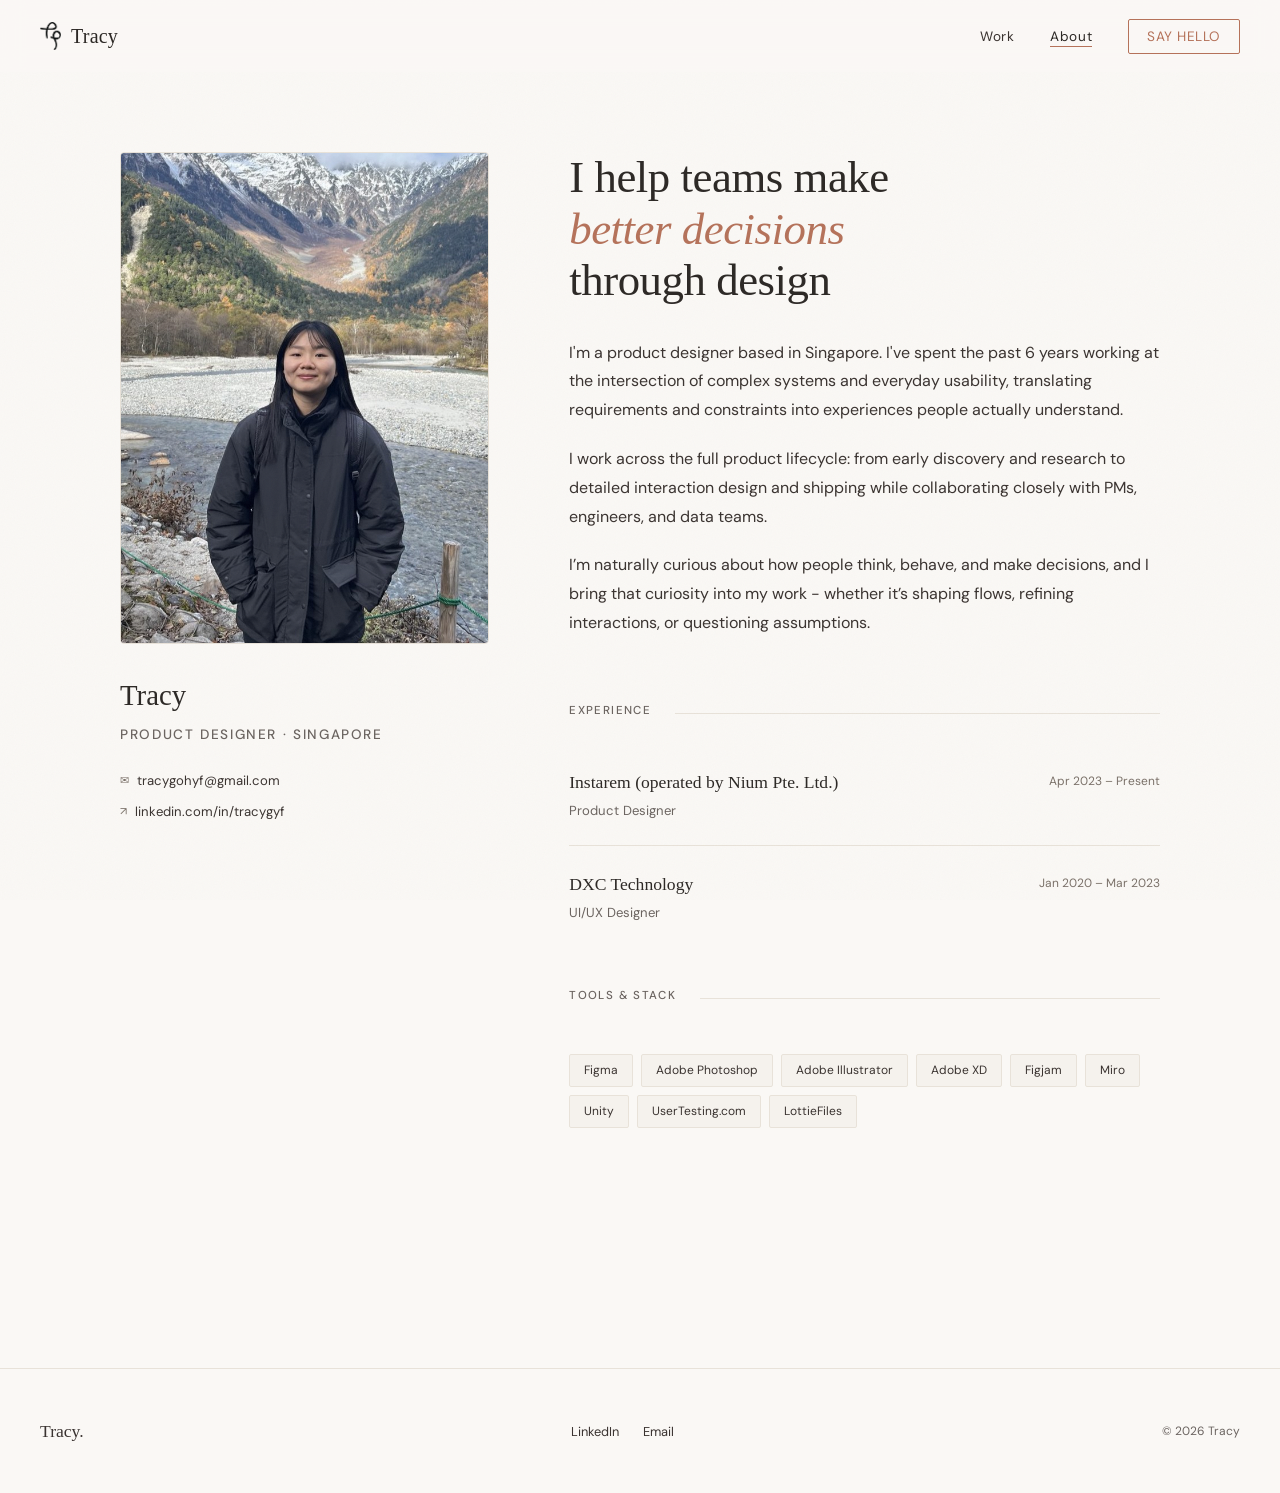
<file: about.html>
<!DOCTYPE html>
<html lang="en">
<head>
  <meta charset="UTF-8" />
  <meta name="viewport" content="width=device-width, initial-scale=1.0, viewport-fit=cover" />
  <title>About — Tracy</title>
  <link rel="preconnect" href="https://fonts.googleapis.com" />
  <link rel="preconnect" href="https://fonts.gstatic.com" crossorigin />
  <link href="https://fonts.googleapis.com/css2?family=Cormorant+Garamond:ital,wght@0,400;0,500;0,600;1,400;1,500&family=DM+Sans:wght@300;400;500&display=swap" rel="stylesheet" />
  <link rel="stylesheet" href="style.css" />
  <link rel="icon" type="image/png" href="logo-head.png" />
  <style>
    .about-layout {
      display: grid;
      grid-template-columns: 1fr 1.6fr;
      gap: 80px;
      padding: 80px 0 120px;
      align-items: start;
    }
    .about-left { position: sticky; top: calc(var(--nav-h) + 40px); }
    .about-photo {
      aspect-ratio: 3/4;
      background: var(--warm-white);
      border: 1px solid var(--sand);
      border-radius: 4px;
      overflow: hidden;
      margin-bottom: 28px;
      display: flex; align-items: center; justify-content: center;
    }
    .about-photo .placeholder-art {
      font-family: var(--font-display);
      font-size: 6rem;
      color: var(--stone);
      opacity: 0.25;
      user-select: none;
    }
    /* Replace with: <img src="images/tracy.jpg" alt="Tracy" /> */

    .about-name {
      font-family: var(--font-display);
      font-size: 1.8rem;
      font-weight: 400;
      margin-bottom: 6px;
    }
    .about-role { font-size: 0.85rem; color: var(--muted); margin-bottom: 24px; }

    .contact-list { list-style: none; display: flex; flex-direction: column; gap: 10px; }
    .contact-list li { display: flex; align-items: center; gap: 10px; }
    .contact-list a {
      font-size: 0.82rem; color: var(--ink-soft);
      display: flex; align-items: center; gap: 8px;
      transition: color 0.2s;
    }
    .contact-list a:hover { color: var(--accent); }
    .contact-list .icon { font-size: 0.7rem; color: var(--stone); }

    .cv-btn { margin-top: 24px; width: 100%; text-align: center; justify-content: center; }

    /* RIGHT COLUMN */

    .about-section { margin-bottom: 64px; }
    .about-section:last-child { margin-bottom: 0; }

    .about-intro-headline {
      font-family: var(--font-display);
      font-size: clamp(2rem, 3.5vw, 3.2rem);
      font-weight: 400;
      line-height: 1.15;
      letter-spacing: -0.01em;
      margin-bottom: 32px;
    }
    .about-intro-headline em { font-style: italic; color: var(--accent); }

    .about-body p {
      font-size: 1rem;
      line-height: 1.8;
      color: var(--ink-soft);
      margin-bottom: 20px;
    }
    .about-body p:last-child { margin-bottom: 0; }
    .about-body strong { color: var(--ink); font-weight: 500; }

    /* Values */
    .values-grid { display: grid; grid-template-columns: 1fr 1fr; gap: 16px; margin-top: 32px; }
    .value-card {
      padding: 24px;
      background: var(--warm-white);
      border: 1px solid var(--sand);
      border-radius: 4px;
      transition: border-color 0.2s;
    }
    .value-card:hover { border-color: var(--stone); }
    .value-num { font-family: var(--font-display); font-size: 1.8rem; color: var(--accent); opacity: 0.5; line-height: 1; margin-bottom: 10px; }
    .value-title { font-size: 0.85rem; font-weight: 500; margin-bottom: 6px; }
    .value-desc { font-size: 0.8rem; color: var(--muted); line-height: 1.55; }

    /* Experience */
    .exp-list { margin-top: 8px; }
    .exp-item {
      display: grid;
      grid-template-columns: 1fr auto;
      gap: 16px;
      align-items: start;
      padding: 24px 0;
      border-bottom: 1px solid var(--sand);
    }
    .exp-item:first-child { border-top: 0px solid var(--sand); }
    .exp-co { font-family: var(--font-display); font-size: 1.1rem; font-weight: 500; margin-bottom: 4px; }
    .exp-role { font-size: 0.82rem; color: var(--muted); }
    .exp-year { font-size: 0.75rem; color: var(--stone); white-space: nowrap; padding-top: 4px; }

    .numbers-row {
      display: grid; grid-template-columns: repeat(3, 1fr);
      gap: 1px; background: var(--sand);
      border: 1px solid var(--sand); border-radius: 4px; overflow: hidden; margin-bottom: 64px;
    }
    .number-item { background: var(--cream); padding: 36px 24px; text-align: center; }
    .number-value { font-family: var(--font-display); font-size: 2.8rem; font-weight: 400; line-height: 1; margin-bottom: 8px; }
    .number-value span { color: var(--accent); }
    .number-label { font-size: 0.75rem; color: var(--muted); letter-spacing: 0.06em; }
    .tools-row { display: flex; flex-wrap: wrap; gap: 8px; margin-top: 20px; }
    .tool-tag {
      font-size: 0.75rem; font-weight: 400;
      padding: 6px 14px;
      border: 1px solid var(--sand);
      border-radius: 2px;
      color: var(--ink-soft);
      background: var(--warm-white);
      white-space: nowrap;
    }

    @media (max-width: 900px) {
      .about-layout { grid-template-columns: 1fr; gap: 48px; }
      .about-left { position: static; }
      .about-photo { max-width: 280px; }
      .values-grid { grid-template-columns: 1fr; }
    }
  </style>
</head>
<body>
  
  <nav id="nav">
    <a href="index.html" class="nav-logo">
      <!-- Replace logo.svg with your actual file name -->
      <img src="logo.png" alt="" class="nav-logo-img" /> Tracy
    </a>
    <ul class="nav-links">
      <li><a href="index.html">Work</a></li>
      <li><a href="about.html" class="active">About</a></li>
      <li><a href="mailto:tracygohyf@gmail.com" class="nav-cta">Say hello</a></li>
    </ul>
  </nav>

  <div class="page-content">
    <div class="container">
      <div class="about-layout">

        <!-- LEFT: sticky sidebar -->
        <aside class="about-left fade-up">
          <div class="about-photo">
            <img src="images/tracy.jpg" alt="Tracy" />
          </div>
          <div class="about-name">Tracy</div>
          <div class="about-role label">Product Designer · Singapore</div>

          <ul class="contact-list">
            <li>
              <a href="mailto:tracygohyf@gmail.com">
                <span class="icon">✉</span>
                tracygohyf@gmail.com
              </a>
            </li>
            <li>
              <a href="https://www.linkedin.com/in/tracygyf/" target="_blank">
                <span class="icon">↗</span>
                linkedin.com/in/tracygyf
              </a>
            </li>
            <!--<li>
              <a href="https://www.behance.net/tracygohyf6654" target="_blank">
                <span class="icon">↗</span>
                Behance
              </a>
            </li>-->
          </ul>
        </aside>

        <!-- RIGHT: content -->
        <main class="about-right">

          <!-- INTRO -->
          <div class="about-section fade-up delay-1">
            <h1 class="about-intro-headline">
              I help teams make<br/>
              <em>better decisions</em><br/>
              through design
            </h1>
            <div class="about-body">
              <p>I'm a product designer based in Singapore. I've spent the past 6 years working at the intersection of complex systems and everyday usability, translating requirements and constraints into experiences people actually understand.</p>
              <p>I work across the full product lifecycle: from early discovery and research to detailed interaction design and shipping while collaborating closely with PMs, engineers, and data teams.</p>
              <p>I’m naturally curious about how people think, behave, and make decisions, and I bring that curiosity into my work - whether it’s shaping flows, refining interactions, or questioning assumptions.</p>
            </div>
          </div>

          <!-- NUMBERS -->
          <!--<div class="numbers-row fade-up delay-2">
            <div class="number-item">
              <div class="number-value">7<span>+</span></div>
              <div class="number-label">Projects shipped</div>
            </div>
            <div class="number-item">
              <div class="number-value">4<span>yr</span></div>
              <div class="number-label">Industry experience</div>
            </div>
            <div class="number-item">
              <div class="number-value">2<span>×</span></div>
              <div class="number-label">Cross-functional teams led</div>
            </div>
          </div> -->

          <!-- EXPERIENCE -->
          <div class="about-section fade-up delay-3">
            <div class="section-header">
              <span class="label">Experience</span>
            </div>
            <div class="exp-list">
              <div class="exp-item"style ="
    padding-top: 0px;"> 
                <div>
                  <div class="exp-co">Instarem (operated by Nium Pte. Ltd.)</div>
                  <div class="exp-role">Product Designer</div>
                </div>
                <div class="exp-year">Apr 2023 – Present</div>
              </div>
              <div class="exp-item" style="
    border-bottom-width: 0px; 
    padding-bottom: 0px;">
                <div>
                  <div class="exp-co">DXC Technology</div>
                  <div class="exp-role">UI/UX Designer</div>
                </div>
                <div class="exp-year">Jan 2020 – Mar 2023</div>
              </div>
            </div>
          </div>

          <!-- TOOLS -->
          <div class="about-section fade-up delay-4">
            <div class="section-header">
              <span class="label">Tools &amp; Stack</span>
            </div>
            <div class="tools-row">
              <span class="tool-tag">Figma</span>
              <span class="tool-tag">Adobe Photoshop</span>
              <span class="tool-tag">Adobe Illustrator</span>
              <span class="tool-tag">Adobe XD</span>
              <span class="tool-tag">Figjam</span>
              <span class="tool-tag">Miro</span>
              <span class="tool-tag">Unity</span>
              <span class="tool-tag">UserTesting.com</span>
              <span class="tool-tag">LottieFiles</span>
            </div>
          </div>

          <!-- CTA -->
          <!--<div class="about-section fade-up delay-5">
            <div style="padding:40px;background:var(--warm-white);border:1px solid var(--sand);border-radius:4px;display:flex;align-items:center;justify-content:space-between;flex-wrap:wrap;gap:24px;">
              <div>
                <p style="font-family:var(--font-display);font-size:1.5rem;font-weight:400;margin-bottom:6px;">Let's work together</p>
                <p style="font-size:0.85rem;color:var(--muted);">Open to new opportunities · Available from Q3 2025</p>
              </div>
              <a href="mailto:tracy@email.com" class="btn btn-primary">Get in touch →</a>
            </div>
          </div>-->

        </main>
      </div>
    </div>
  </div>

    <footer>
    <span class="footer-name">Tracy.</span>
    <ul class="footer-links">
      <li><a href="https://www.linkedin.com/in/tracygyf/" target="_blank">LinkedIn</a></li>
      <li><a href="mailto:tracygohyf@gmail.com">Email</a></li>
    </ul>
    <span class="footer-copy">© 2026 Tracy</span>
  </footer>

  <script>
    const nav = document.getElementById('nav');
    window.addEventListener('scroll', () => nav.classList.toggle('scrolled', window.scrollY > 20));
    const obs = new IntersectionObserver(entries => entries.forEach(e => { if(e.isIntersecting) e.target.style.animationPlayState = 'running'; }), { threshold: 0.08 });
    document.querySelectorAll('.fade-up').forEach(el => { el.style.animationPlayState = 'paused'; obs.observe(el); });
  </script>
</body>
</html>
</file>
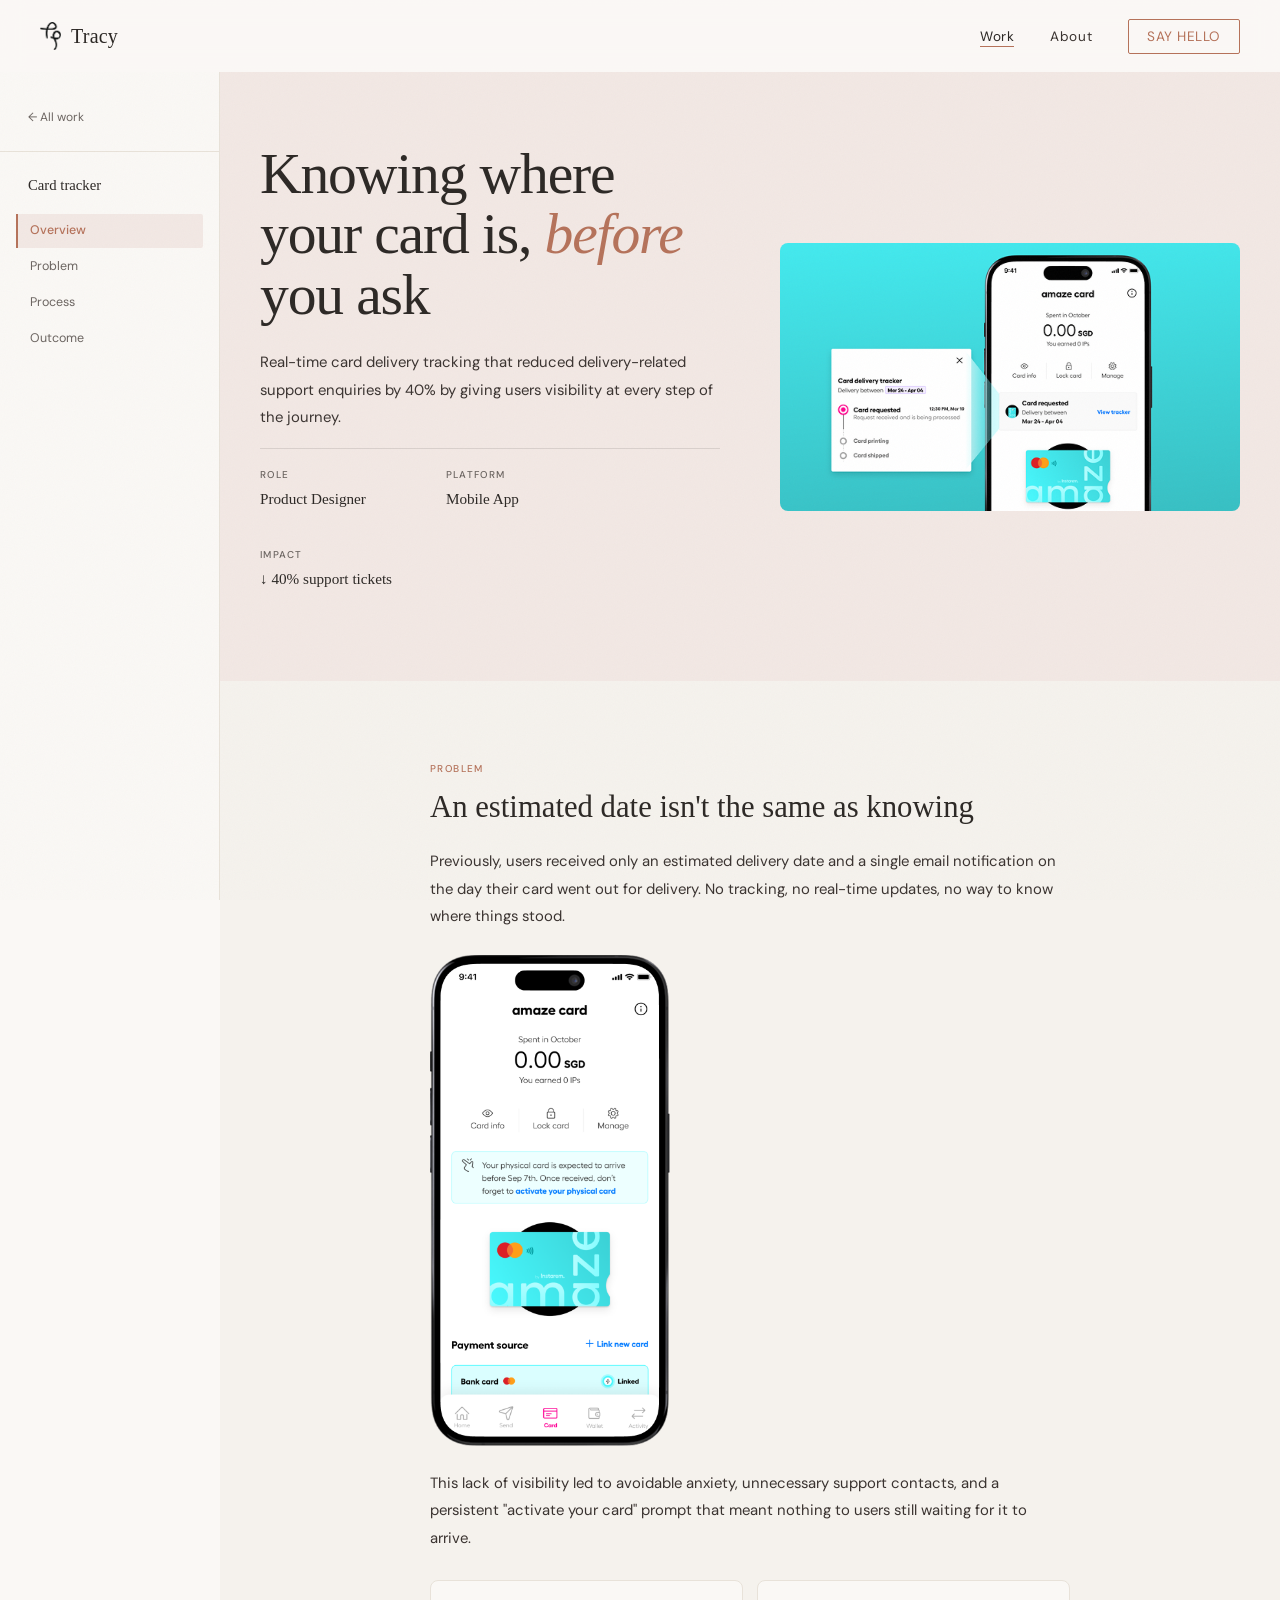
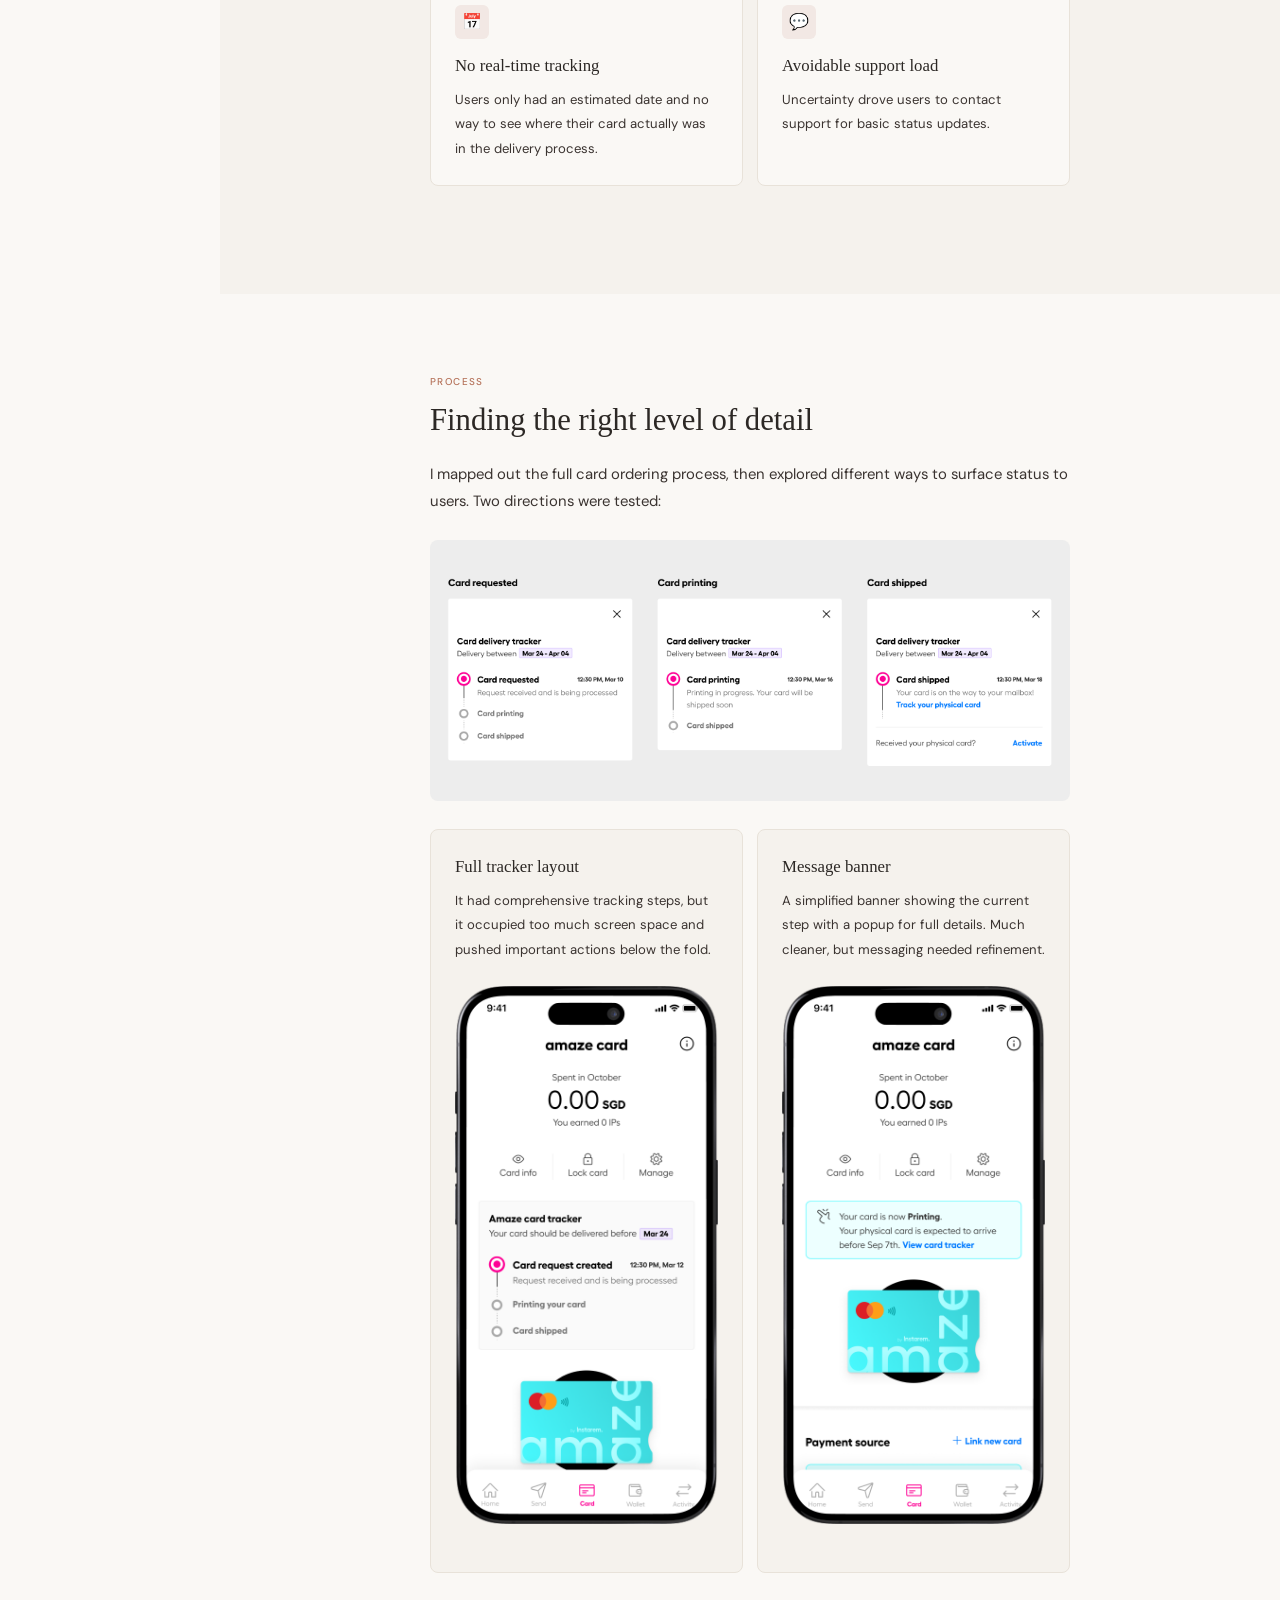
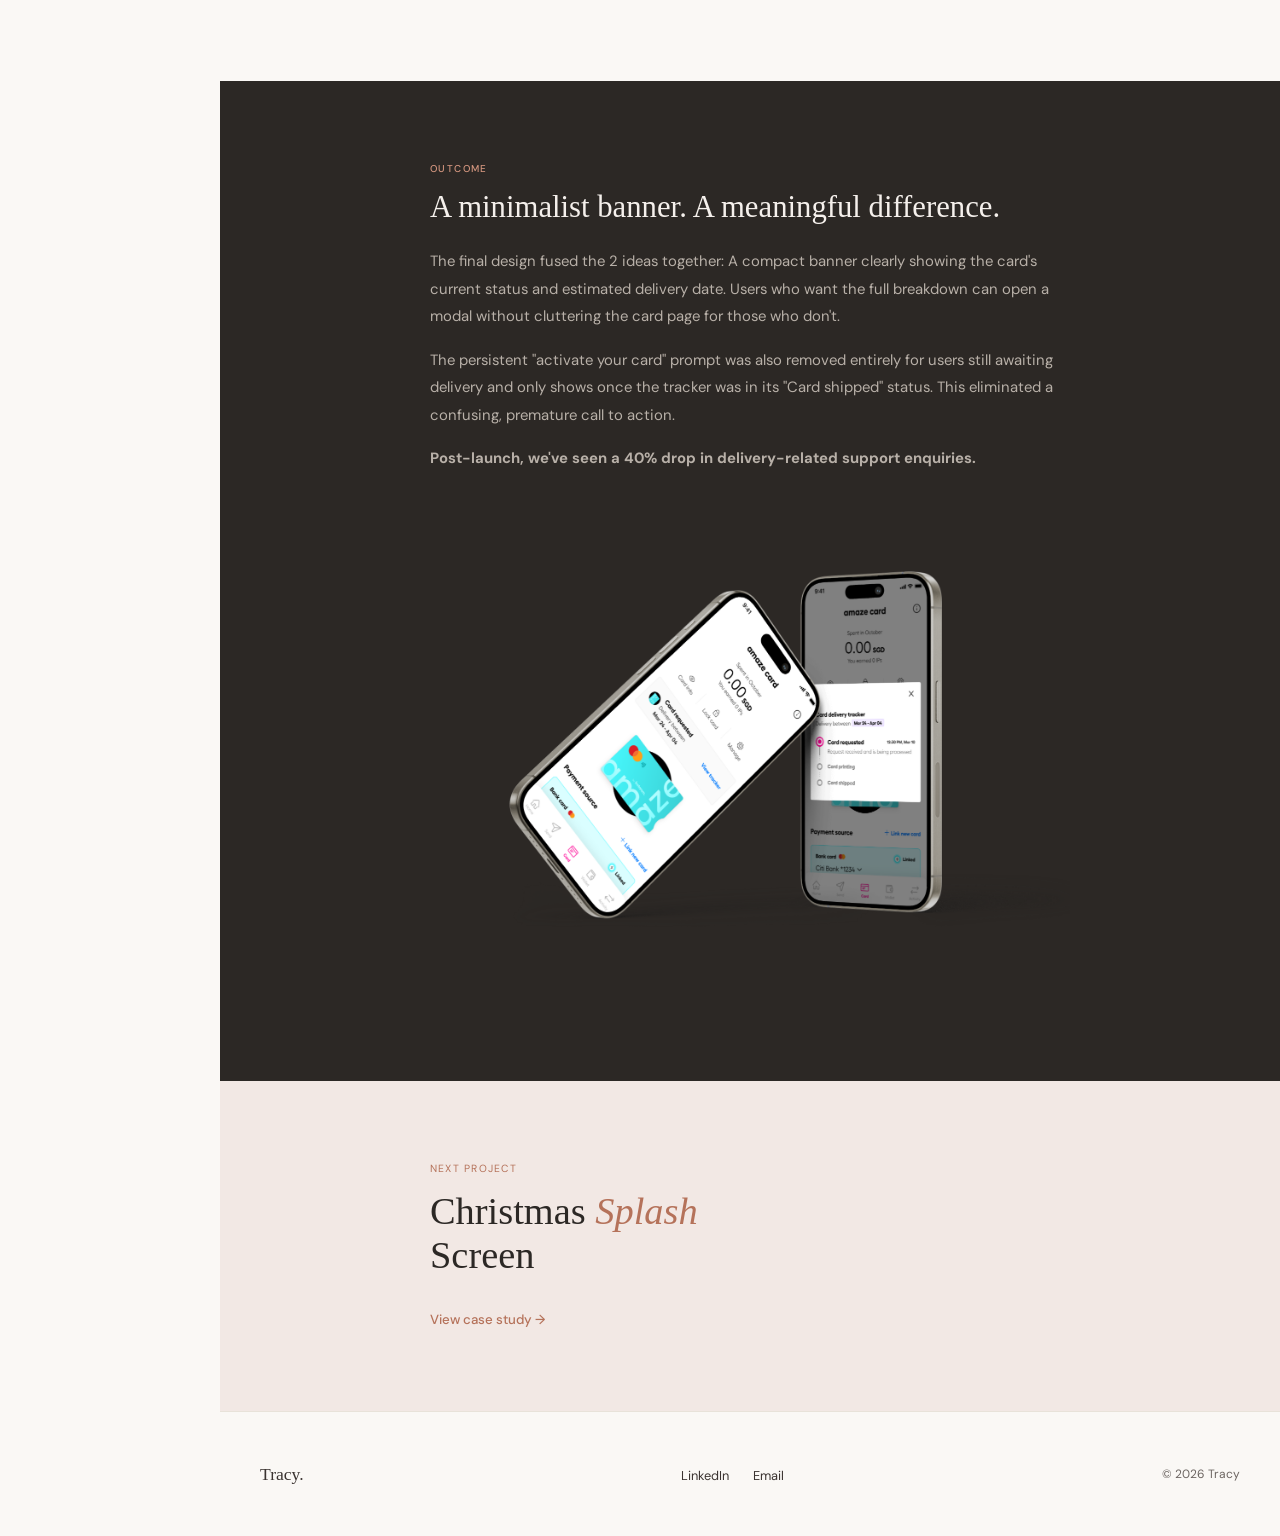
<file: cs-card-tracker.html>
<!DOCTYPE html>
<html lang="en">
<head>
  <meta charset="UTF-8" />
  <meta name="viewport" content="width=device-width, initial-scale=1.0, viewport-fit=cover" />
  <title>Card Tracker · Tracy</title>
  <link rel="preconnect" href="https://fonts.googleapis.com" />
  <link rel="preconnect" href="https://fonts.gstatic.com" crossorigin />
  <link href="https://fonts.googleapis.com/css2?family=Cormorant+Garamond:ital,wght@0,400;0,500;0,600;1,400;1,500&family=DM+Sans:wght@300;400;500&display=swap" rel="stylesheet" />
  <link rel="stylesheet" href="style.css" />
  <link rel="icon" type="image/png" href="logo-head.png" />
  <style>

    /* ── LAYOUT ── */
    /* Override page-content container constraints */
    .page-content {
      padding-top: var(--nav-h);
    }

    .cs-wrapper {
      display: block; /* sidebar is fixed, main just needs full width */
      min-height: 100vh;
    }

    /* ── LEFT SIDEBAR ── */
    .cs-sidebar {
      position: fixed;
      top: var(--nav-h);
      left: 0;
      width: 220px;
      height: calc(100vh - var(--nav-h));
      overflow-y: auto;
      border-right: 1px solid var(--sand);
      padding: 36px 0 40px;
      display: flex;
      flex-direction: column;
      background: var(--cream);
      z-index: 20;
    }

    .cs-sidebar-back {
      display: flex;
      align-items: center;
      gap: 8px;
      font-size: 0.75rem;
      color: var(--muted);
      padding: 0 28px 24px;
      border-bottom: 1px solid var(--sand);
      margin-bottom: 24px;
      transition: color 0.2s;
    }
    .cs-sidebar-back:hover { color: var(--accent); }

    .cs-sidebar-title {
      font-family: var(--font-display);
      font-size: 0.92rem;
      font-weight: 500;
      color: var(--ink);
      padding: 0 28px;
      margin-bottom: 18px;
      line-height: 1.35;
    }

    .cs-nav {
      list-style: none;
      display: flex;
      flex-direction: column;
      padding: 0 16px;
      gap: 2px;
      flex: 1;
    }
    .cs-nav a {
      display: block;
      font-size: 0.78rem;
      color: var(--muted);
      padding: 7px 12px;
      border-left: 2px solid transparent;
      border-radius: 0 2px 2px 0;
      transition: all 0.18s;
    }
    .cs-nav a:hover { color: var(--ink); background: var(--warm-white); }
    .cs-nav a.active {
      color: var(--accent);
      border-left-color: var(--accent);
      background: var(--accent-pale);
      font-weight: 500;
    }

    .cs-sidebar-footer {
      padding: 24px 28px 0;
      border-top: 1px solid var(--sand);
      margin-top: 16px;
    }
    .cs-sidebar-footer a {
      font-size: 0.73rem;
      color: var(--muted);
      display: block;
      margin-bottom: 8px;
      transition: color 0.2s;
    }
    .cs-sidebar-footer a:hover { color: var(--accent); }

    /* ── MAIN ── */
    .cs-main {
      margin-left: 220px;
      width: calc(100% - 220px);
    }

    /* ── BANDED SECTIONS ── */
    .cs-section {
      width: 100%;
      scroll-margin-top: var(--nav-h);
      display: block;
    }
    .cs-section-inner {
      max-width: 760px;
      margin: 0 auto;
      padding: 80px 60px;
    }

    .cs-section.bg-cream  { background: var(--cream); }
    .cs-section.bg-warm   { background: var(--warm-white); }
    .cs-section.bg-pale   { background: var(--accent-pale); }
    .cs-section.bg-sand   { background: var(--sand); }
    .cs-section.bg-dark   {
      background: var(--ink);
    }
    .cs-section.bg-dark .cs-section-label { color: var(--accent-light); }
    .cs-section.bg-dark h2 { color: #F5F0EC; }
    .cs-section.bg-dark p  { color: #B8B0A8; }
    .cs-section.bg-dark .outcome-stat { color: var(--accent-light); }
    .cs-section.bg-dark .outcome-label { color: #8A827C; }
    .cs-section.bg-dark .outcome-card { background: rgba(255,255,255,0.06); border-color: rgba(255,255,255,0.1); }

    /* ── HERO ── */
    .cs-hero-section { background: var(--accent-pale); }
    .cs-hero-section .cs-section-inner {
      max-width: 1200px;
      margin: 0 auto;
      padding: 72px 40px 72px;
      box-sizing: border-box;
      display: grid;
      grid-template-columns: 1fr 1fr;
      gap: 60px;
      align-items: center;
    }

    .cs-hero-right {
      display: flex;
      align-items: center;
      justify-content: center;
      overflow: hidden;
    }

    .cs-hero-right img {
      width: 100%;
      max-height: 420px;
      object-fit: contain;
      border-radius: 8px;
    }

    .cs-hero-tags { display: flex; gap: 8px; flex-wrap: wrap; margin-bottom: 20px; }

    .cs-hero-title {
      font-family: var(--font-display);
      font-size: clamp(2.6rem, 4.5vw, 4.8rem);
      font-weight: 500;
      line-height: 1.05;
      letter-spacing: -0.02em;
      margin-bottom: 24px;
      max-width: 680px;
    }
    .cs-hero-title em { font-style: italic; color: var(--accent); }

    .cs-hero-sub {
      font-size: 1rem;
      color: var(--ink-soft);
      line-height: 1.72;
      max-width: 520px;
      margin-bottom: 48px;
    }

    .cs-meta-strip {
      display: flex;
      gap: 0;
      border-top: 1px solid rgba(44,40,37,0.12);
      flex-wrap: wrap;
    }
    .cs-meta-item {
      padding: 18px 40px 18px 0;
      margin-right: 40px;
    }
    .cs-meta-item:last-child { margin-right: 0; }
    .cs-meta-label {
      font-size: 0.62rem;
      font-weight: 500;
      letter-spacing: 0.13em;
      text-transform: uppercase;
      color: var(--muted);
      margin-bottom: 4px;
    }
    .cs-meta-value {
      font-family: var(--font-display);
      font-size: 0.95rem;
      font-weight: 500;
      color: var(--ink);
    }

    /* Cover — flush to bottom of hero band */
    .cs-cover-wrap {
      padding: 40px 80px 0;
      overflow: hidden;
      box-sizing: border-box;
      width: 100%;
    }
    .cs-cover-wrap img {
      width: 100%; display: block;
      border-radius: 8px 8px 0 0;
      box-shadow: 0 -6px 32px rgba(44,40,37,0.1);
    }
    .cs-cover-placeholder {
      height: 320px;
      background: linear-gradient(135deg, #E0CAC0 0%, #C4BAB0 100%);
      border-radius: 8px 8px 0 0;
      display: flex; align-items: center; justify-content: center;
    }
    .cs-cover-placeholder span {
      font-family: var(--font-display);
      font-size: 6rem; color: white; opacity: 0.28;
    }

    /* ── SECTION TYPOGRAPHY ── */
    .cs-section-label {
      font-size: 0.62rem;
      font-weight: 500;
      letter-spacing: 0.14em;
      text-transform: uppercase;
      color: var(--accent);
      margin-bottom: 12px;
    }

    .cs-section h2 {
      font-family: var(--font-display);
      font-size: clamp(1.5rem, 2.4vw, 2.2rem);
      font-weight: 400;
      line-height: 1.2;
      margin-bottom: 22px;
      color: var(--ink);
    }
    .cs-section p {
      font-size: 0.93rem;
      line-height: 1.85;
      color: var(--ink-soft);
      margin-bottom: 16px;
      font-weight: 400;
    }
    .cs-section p:last-child { margin-bottom: 0; }
    .cs-section p strong { color: var(--ink); font-weight: 500; }

    /* Quote */
    .cs-quote {
      margin: 32px 0;
      padding: 24px 28px;
      border-left: 3px solid var(--accent);
      background: rgba(181,114,90,0.07);
      border-radius: 0 6px 6px 0;
    }
    .cs-quote p {
      font-family: var(--font-display);
      font-size: 1.18rem;
      font-style: italic;
      line-height: 1.55;
      color: var(--ink);
      margin: 0;
    }

    /* ── NIUM SPECIFIC COMPONENTS ── */

    /* Two-col problem cards */
    .cs-two-col {
      display: grid;
      grid-template-columns: 1fr 1fr;
      gap: 14px;
      margin: 28px 0;
    }
    .cs-card {
      background: var(--cream);
      border: 1px solid var(--sand);
      border-radius: 8px;
      padding: 24px;
    }
    .cs-section.bg-warm .cs-card { background: var(--cream); }
    .cs-section.bg-cream .cs-card { background: var(--warm-white); }
    .cs-section.bg-pale .cs-card  { background: rgba(255,255,255,0.55); }
    .cs-card-icon {
      width: 34px; height: 34px;
      border-radius: 6px;
      display: flex; align-items: center; justify-content: center;
      font-size: 16px;
      margin-bottom: 14px;
    }
    .cs-card h4 {
      font-family: var(--font-display);
      font-size: 1.05rem;
      font-weight: 500;
      color: var(--ink);
      margin-bottom: 8px;
    }
    .cs-card p { font-size: 0.82rem; margin: 0; font-weight: 400; }

    /* Constraint block */
    .cs-constraint {
      background: var(--warm-white);
      border: 1px solid var(--sand);
      border-left: 3px solid var(--accent);
      border-radius: 0 6px 6px 0;
      padding: 20px 24px;
      margin: 28px 0;
    }
    .cs-section.bg-warm .cs-constraint { background: var(--cream); }
    .cs-constraint .cs-section-label { margin-bottom: 6px; }
    .cs-constraint p { font-size: 0.83rem; margin: 0; }

    /* Verification states grid */
    .cs-states {
      display: grid;
      grid-template-columns: 1fr 1fr;
      gap: 12px;
      margin: 28px 0;
    }
    .cs-state-card {
      display: flex;
      align-items: flex-start;
      gap: 14px;
      padding: 18px 20px;
      background: var(--cream);
      border: 1px solid var(--sand);
      border-radius: 8px;
    }
    .cs-section.bg-warm .cs-state-card  { background: var(--cream); }
    .cs-section.bg-pale .cs-state-card  { background: rgba(255,255,255,0.55); }
    .cs-state-dot {
      width: 10px; height: 10px;
      border-radius: 50%;
      flex-shrink: 0;
      margin-top: 5px;
    }
    .cs-state-card h5 {
      font-size: 0.85rem;
      font-weight: 500;
      color: var(--ink);
      margin-bottom: 4px;
    }
    .cs-state-card p { font-size: 0.8rem; margin: 0; line-height: 1.5; }

    /* Status indicators */
    .cs-indicators { display: flex; flex-direction: column; gap: 12px; margin: 24px 0; }
    .cs-indicator-row {
      display: flex;
      align-items: flex-start;
      gap: 16px;
      padding: 14px 0;
      border-bottom: 1px solid rgba(196,186,176,0.3);
    }
    .cs-indicator-row:last-child { border-bottom: none; }
    .cs-badge {
      display: inline-flex;
      align-items: center;
      gap: 5px;
      font-size: 0.72rem;
      font-weight: 500;
      letter-spacing: 0.04em;
      padding: 4px 10px;
      border-radius: 20px;
      white-space: nowrap;
      flex-shrink: 0;
      min-width: 110px;
      justify-content: center;
    }
    .cs-badge-green { background: #DCFCE7; color: #16A34A; }
    .cs-badge-amber { background: #FEF3C7; color: #D97706; }
    .cs-badge-red   { background: #FEE2E2; color: #DC2626; }
    .cs-indicator-row p { font-size: 0.82rem; margin: 0; padding-top: 2px; }

    /* Design decisions */
    .cs-decisions { margin: 8px 0; }
    .cs-decision {
      display: grid;
      grid-template-columns: 180px 1fr;
      gap: 28px;
      align-items: start;
      padding: 24px 0;
      border-top: 1px solid rgba(196,186,176,0.35);
    }
    .cs-decision:last-child { border-bottom: 1px solid rgba(196,186,176,0.35); }
    .cs-decision-label {
      font-size: 0.82rem;
      font-weight: 500;
      color: var(--ink);
      padding-top: 2px;
      line-height: 1.4;
    }
    .cs-decision p { font-size: 0.83rem; margin: 0; line-height: 1.75; }

    /* Metric placeholder */
    .cs-metric-placeholder {
      display: inline-block;
      border: 1px dashed rgba(255,255,255,0.3);
      border-radius: 6px;
      padding: 14px 18px;
      margin-top: 20px;
      font-size: 0.8rem;
      font-style: italic;
      color: rgba(255,255,255,0.45);
    }

    /* Images */
    .cs-image { margin: 32px 0; border-radius: 8px; overflow: hidden; }
    .cs-image img { width: 100%; display: block; }
    .cs-image figcaption {
      padding: 9px 14px;
      font-size: 0.7rem;
      color: var(--muted);
      background: var(--warm-white);
      border: 1px solid var(--sand);
      border-top: none;
      border-radius: 0 0 8px 8px;
    }
    .cs-image-ph {
      aspect-ratio: 16/8;
      display: flex; align-items: center; justify-content: center;
      background: rgba(196,186,176,0.3);
    }
    .cs-image-ph span {
      font-family: var(--font-display);
      font-size: 2.5rem; color: var(--stone); opacity: 0.5;
    }

    .cs-image-2col {
      display: grid; grid-template-columns: 1fr 1fr; gap: 14px; margin: 32px 0;
    }
    .cs-image-2col .cs-image { margin: 0; }

    /* Steps */
    .cs-steps { margin: 24px 0; }
    .cs-step {
      display: grid;
      grid-template-columns: 44px 1fr;
      gap: 18px;
      padding: 22px 0;
      border-bottom: 1px solid rgba(196,186,176,0.35);
    }
    .cs-step:first-child { border-top: 1px solid rgba(196,186,176,0.35); }
    .cs-step-num {
      font-family: var(--font-display);
      font-size: 1.5rem;
      color: var(--accent);
      opacity: 0.4;
      line-height: 1;
      padding-top: 2px;
    }
    .cs-step-title { font-size: 0.85rem; font-weight: 500; color: var(--ink); margin-bottom: 4px; }
    .cs-step-desc  { font-size: 0.8rem; color: var(--muted); line-height: 1.6; font-weight: 400; }

    /* Outcomes */
    .outcomes-grid {
      display: grid; grid-template-columns: repeat(3, 1fr); gap: 14px; margin: 28px 0;
    }
    .outcome-card {
      padding: 24px 18px; border-radius: 8px; text-align: center;
      border: 1px solid var(--sand); background: var(--cream);
    }
    .outcome-stat {
      font-family: var(--font-display);
      font-size: 2rem; font-weight: 400; color: var(--accent);
      line-height: 1; margin-bottom: 8px;
    }
    .outcome-label { font-size: 0.72rem; color: var(--muted); line-height: 1.45; }

    /* Next project */
    .cs-next-section { background: var(--ink); }
    .cs-next-section .cs-section-inner { padding: 72px 60px; max-width: 100%; }
    .cs-next-label {
      font-size: 0.65rem; letter-spacing: 0.12em; text-transform: uppercase;
      color: var(--accent); margin-bottom: 12px;
    }
    .cs-next-title {
      font-family: var(--font-display);
      font-size: clamp(1.8rem, 3vw, 3rem);
      font-weight: 400; color: var(--ink);
      margin-bottom: 28px; line-height: 1.15;  font-weight: 500;    /* add this */
    }
    .cs-next-link {
      display: inline-flex; align-items: center; gap: 10px;
      color: var(--accent); font-size: 0.83rem; font-weight: 500;
      transition: gap 0.2s;
    }
    .cs-next-link:hover { gap: 16px; }

    /* Responsive */
    @media (max-width: 900px) {
      .cs-sidebar { display: none; }
      .cs-main { margin-left: 0; width: 100%; }
      .cs-section-inner { padding: 48px 20px; }
      .cs-image-2col { grid-template-columns: 1fr; }
      .outcomes-grid { grid-template-columns: 1fr 1fr; }
      .cs-two-col { grid-template-columns: 1fr; }
      .cs-states { grid-template-columns: 1fr; }
      .cs-decision { grid-template-columns: 1fr; gap: 6px; }
      .cs-indicator-row { flex-direction: column; gap: 8px; }
      .cs-badge { min-width: unset; width: fit-content; }
      .cs-next-section .cs-section-inner { padding: 48px 20px; }
      .cs-hero-section .cs-section-inner {
        grid-template-columns: 1fr;
        padding: 48px 24px 40px;
      }
      .cs-hero-right {
        justify-content: center;
      }
    }

    @media (max-width: 560px) {
      .cs-meta-strip { flex-direction: column; }
      .cs-meta-item { padding: 12px 0; border-bottom: 1px solid rgba(44,40,37,0.08); margin-right: 0; }
      .outcomes-grid { grid-template-columns: 1fr; }
    }
  </style>
</head>
<body>

  <nav id="nav">
    <a href="index.html" class="nav-logo">
      <!-- Replace logo.svg with your actual file name -->
      <img src="logo.png" alt="" class="nav-logo-img" /> Tracy
    </a>
    <ul class="nav-links">
      <li><a href="index.html" class="active">Work</a></li>
      <li><a href="about.html">About</a></li>
      <li><a href="mailto:tracygohyf@gmail.com" class="nav-cta">Say hello</a></li>
    </ul>
  </nav>

  <div class="page-content">
  <div class="cs-wrapper">

    <!-- LEFT SIDEBAR -->
    <aside class="cs-sidebar">
      <a href="index.html#works" class="cs-sidebar-back">← All work</a>
      <div class="cs-sidebar-title">Card tracker</div>
      <ul class="cs-nav" id="cs-nav">
        <li><a href="#overview"    class="active">Overview</a></li>
        <li><a href="#problem"    >Problem</a></li>
        <li><a href="#process"    >Process</a></li>
        <li><a href="#outcome"   >Outcome</a></li>
      </ul>
    </aside>

    <main class="cs-main">

    <!-- ① HERO -->
      <section class="cs-section cs-hero-section" id="overview">
        <div class="cs-section-inner">
        <!-- LEFT: existing content -->
          <div>
            <h1 class="cs-hero-title fade-up">
            Knowing where your card is, <em>before</em> you ask
            </h1>
            <p class="cs-hero-sub fade-up delay-1">
            Real-time card delivery tracking that reduced delivery-related support enquiries by 40% by giving users visibility at every step of the journey.
            </p>
            <div class="cs-meta-strip fade-up delay-2">
              <div class="cs-meta-item">
                <div class="cs-meta-label">Role</div>
                <div class="cs-meta-value">Product Designer</div>
              </div>
              <div class="cs-meta-item">
                <div class="cs-meta-label">Platform</div>
                <div class="cs-meta-value">Mobile App</div>
              </div>
             <div class="cs-meta-item">
                <div class="cs-meta-label">Impact</div>
                <div class="cs-meta-value">↓ 40% support tickets</div>
              </div>
            </div>
          </div> 
          <!-- RIGHT: image -->
          <div class="cs-hero-right">
            <img src="images/card-tracker.png" alt="Card Tracker" />
          </div>
        </div>
      </section>

      <!-- ② CHALLENGE — warm white -->
      <section class="cs-section bg-warm" id="problem">
        <div class="cs-section-inner">
          <div class="cs-section-label">Problem</div>
          <h2>An estimated date isn't the same as knowing</h2>
          <p>Previously, users received only an estimated delivery date and a single email notification on the day their card went out for delivery. No tracking, no real-time updates, no way to know where things stood.</p>
          <img src="images/ct-process-01.png" alt="Existing Design" class="cs-process-img" 
          style="width: 240px;margin-bottom: 24px;"/>
          <p>This lack of visibility led to avoidable anxiety, unnecessary support contacts, and a persistent "activate your card" prompt that meant nothing to users still waiting for it to arrive.</p>

          <div class="cs-two-col">
            <div class="cs-card">
              <div class="cs-card-icon" style="background:#F2E8E4;">📅</div>
              <h4>No real-time tracking</h4>
              <p>Users only had an estimated date and no way to see where their card actually was in the delivery process.</p>
            </div>
            <div class="cs-card">
              <div class="cs-card-icon" style="background:#F2E8E4;">💬</div>
              <h4>Avoidable support load</h4>
              <p>Uncertainty drove users to contact support for basic status updates.</p>
            </div>
          </div>
        </div>
      </section>

      <!-- ③ EXPLORATION — cream -->
      <section class="cs-section bg-cream" id="process">
        <div class="cs-section-inner">
          <div class="cs-section-label">Process</div>
          <h2>Finding the right level of detail</h2>
          <p>I mapped out the full card ordering process, then explored different ways to surface status to users. Two directions were tested:</p>
          <img src="images/ct-process-02.png" alt="Steps" class="cs-process-img" />
          <div class="cs-two-col">
            <div class="cs-card">
              <h4>Full tracker layout</h4>
              <p>It had comprehensive tracking steps, but it occupied too much screen space and pushed important actions below the fold.</p>
              <img src="images/ct-process-03.png" alt="Mock 1" class="cs-process-img" />
            </div>
            <div class="cs-card">
              <h4>Message banner</h4>
              <p>A simplified banner showing the current step with a popup for full details. Much cleaner, but messaging needed refinement.</p>
              <img src="images/ct-process-04.png" alt="Mock 2" class="cs-process-img" />
            </div>
          </div>
      </section>

      <!-- ④ OUTCOME — dark -->
      <section class="cs-section bg-dark" id="outcome">
        <div class="cs-section-inner">
          <div class="cs-section-label">Outcome</div>
          <h2>A minimalist banner. A meaningful difference.</h2>
          <p>The final design fused the 2 ideas together: A compact banner clearly showing the card's current status and estimated delivery date. Users who want the full breakdown can open a modal without cluttering the card page for those who don't.</p>
          <p>The persistent "activate your card" prompt was also removed entirely for users still awaiting delivery and only shows once the tracker was in its "Card shipped" status. This eliminated a confusing, premature call to action.</p>
          <p><b>Post-launch, we've seen a 40% drop in delivery-related support enquiries.</b></p>
        <img src="images/ct-outcome-01.png" alt="Final card tracker" class="cs-process-img" />
        </div>
      </section>

      <!-- ⑤ NEXT -->
      <section class="cs-section bg-pale">
        <div class="cs-section-inner">
          <div class="cs-next-label">Next project</div>
          <div class="cs-next-title" style="color:var(--ink);">Christmas <em style="font-style:italic;color:var(--accent);">Splash</em><br/>Screen</div>
          <a href="cs-xmas.html" class="cs-next-link" style="color:var(--accent);">View case study →</a>
        </div>
      </section>

 
      <footer style="margin-top: 0" >
    <span class="footer-name">Tracy.</span>
    <ul class="footer-links">
      <li><a href="https://www.linkedin.com/in/tracygyf/" target="_blank">LinkedIn</a></li>
      <li><a href="mailto:tracygohyf@gmail.com">Email</a></li>
    </ul>
    <span class="footer-copy">© 2026 Tracy</span>
  </footer>
    </main>
  </div>


  <script>
    const nav = document.getElementById('nav');
    window.addEventListener('scroll', () => nav.classList.toggle('scrolled', window.scrollY > 20));

    document.querySelectorAll('.fade-up').forEach(el => {
      el.style.animationPlayState = 'running';
    });

    // Active sidebar highlight on scroll
    const sections = document.querySelectorAll('.cs-section[id]');
    const navLinks = document.querySelectorAll('#cs-nav a');
    window.addEventListener('scroll', () => {
      let current = '';
      sections.forEach(s => {
        if (window.scrollY >= s.offsetTop - 140) current = s.id;
      });
      navLinks.forEach(a => {
        a.classList.toggle('active', a.getAttribute('href') === '#' + current);
      });
    }, { passive: true });
  </script>
</body>
</html>
</file>
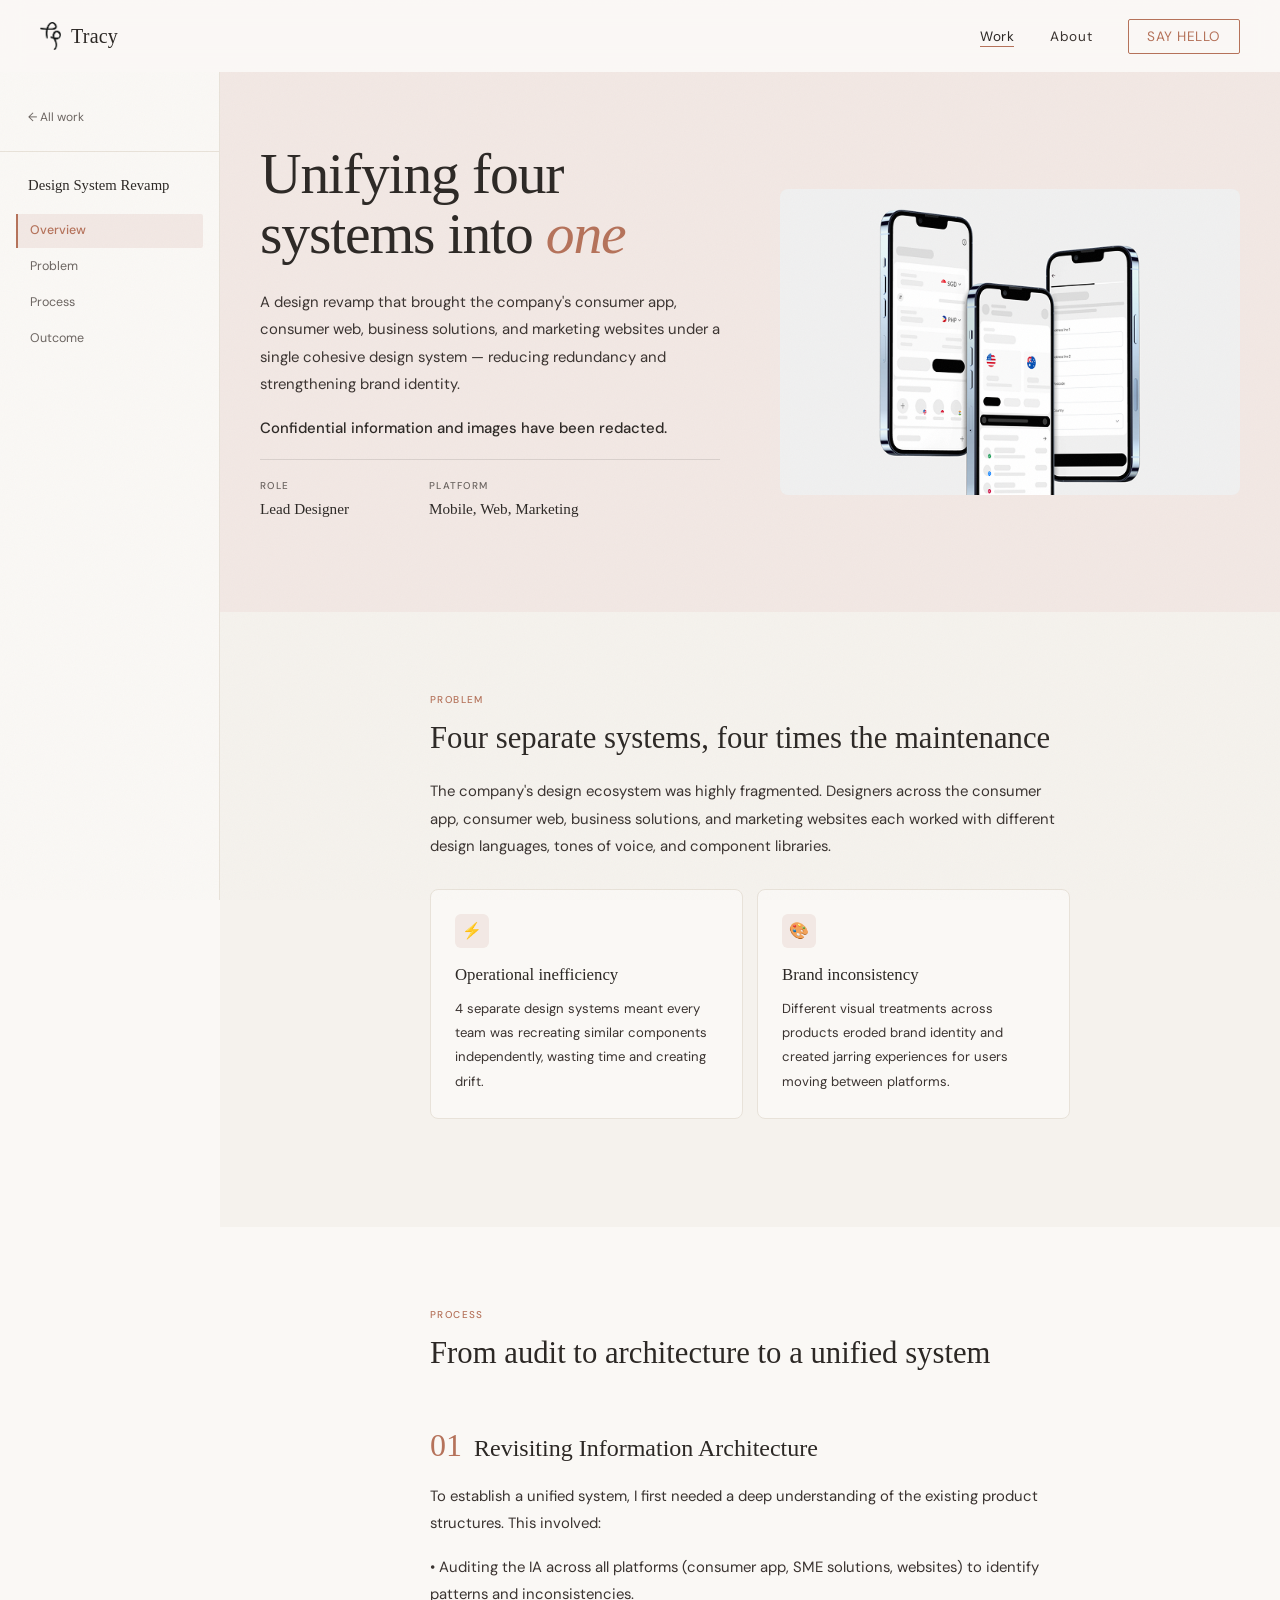
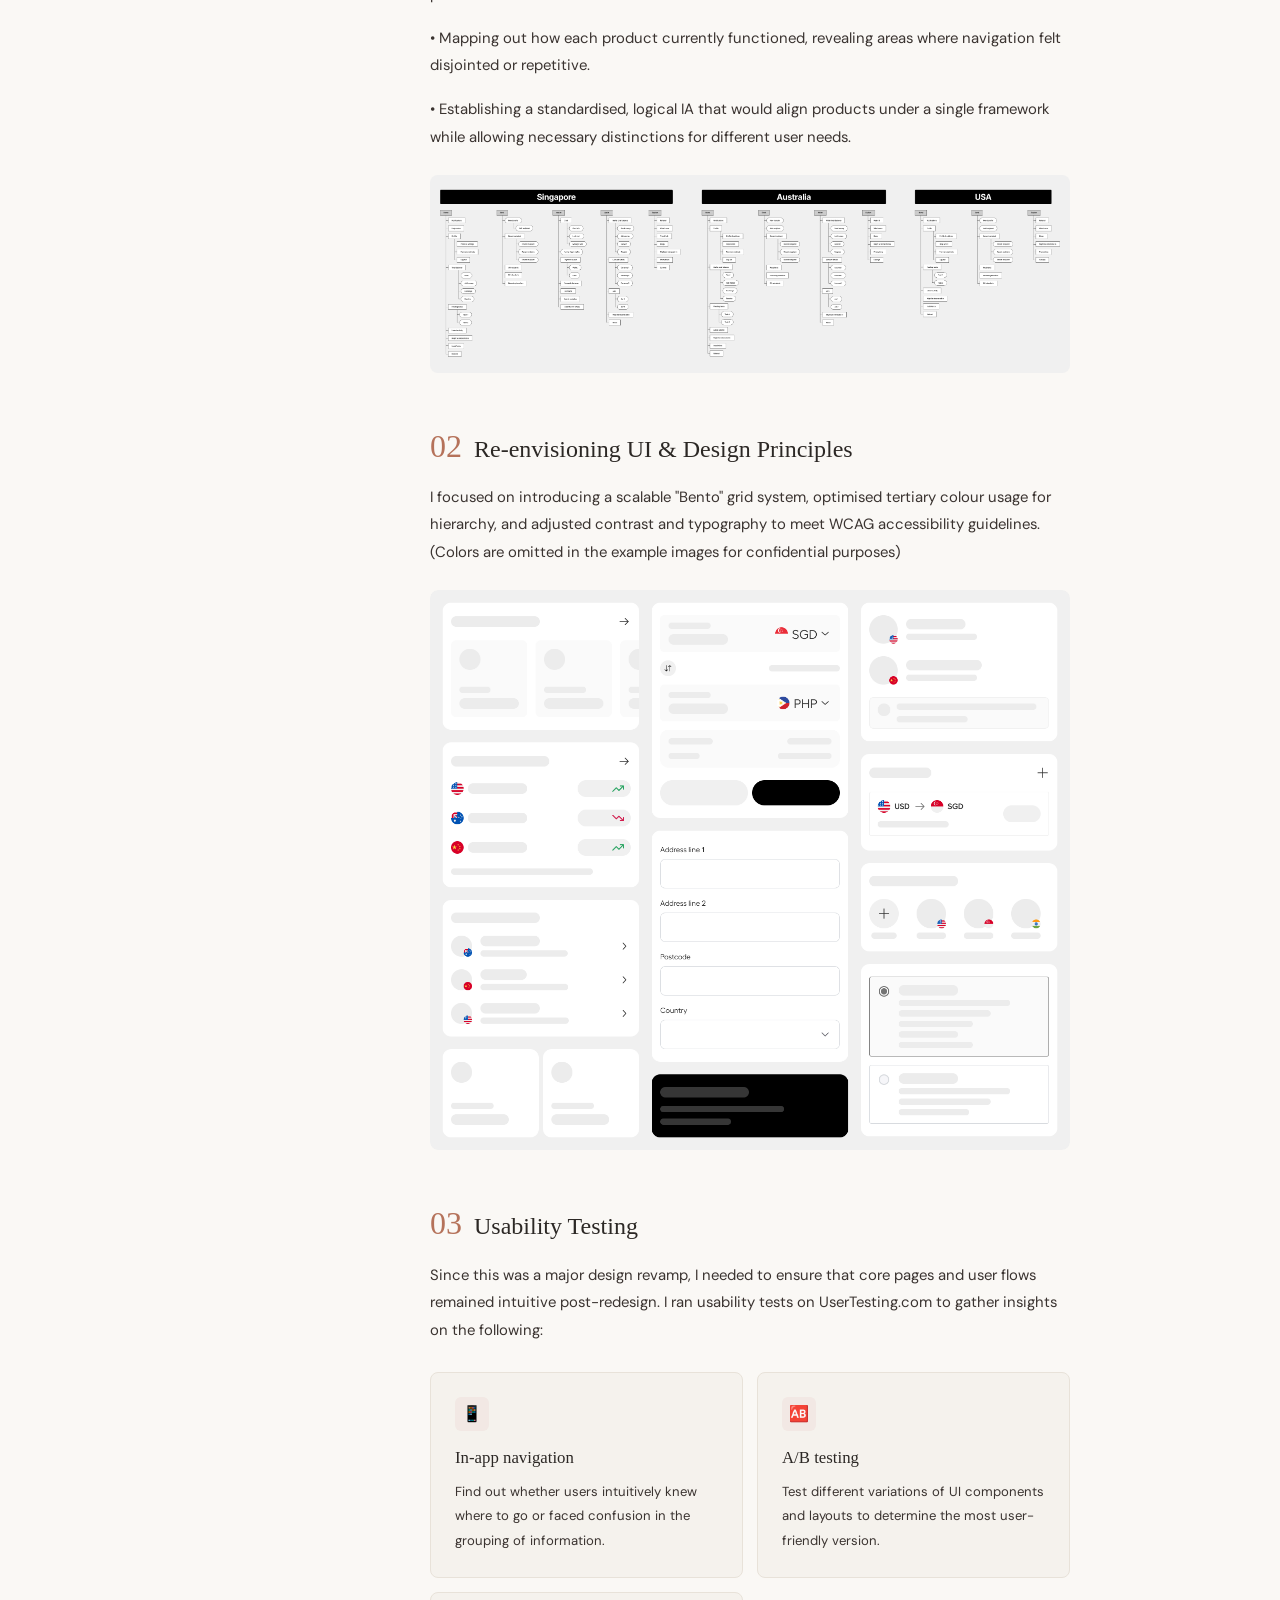
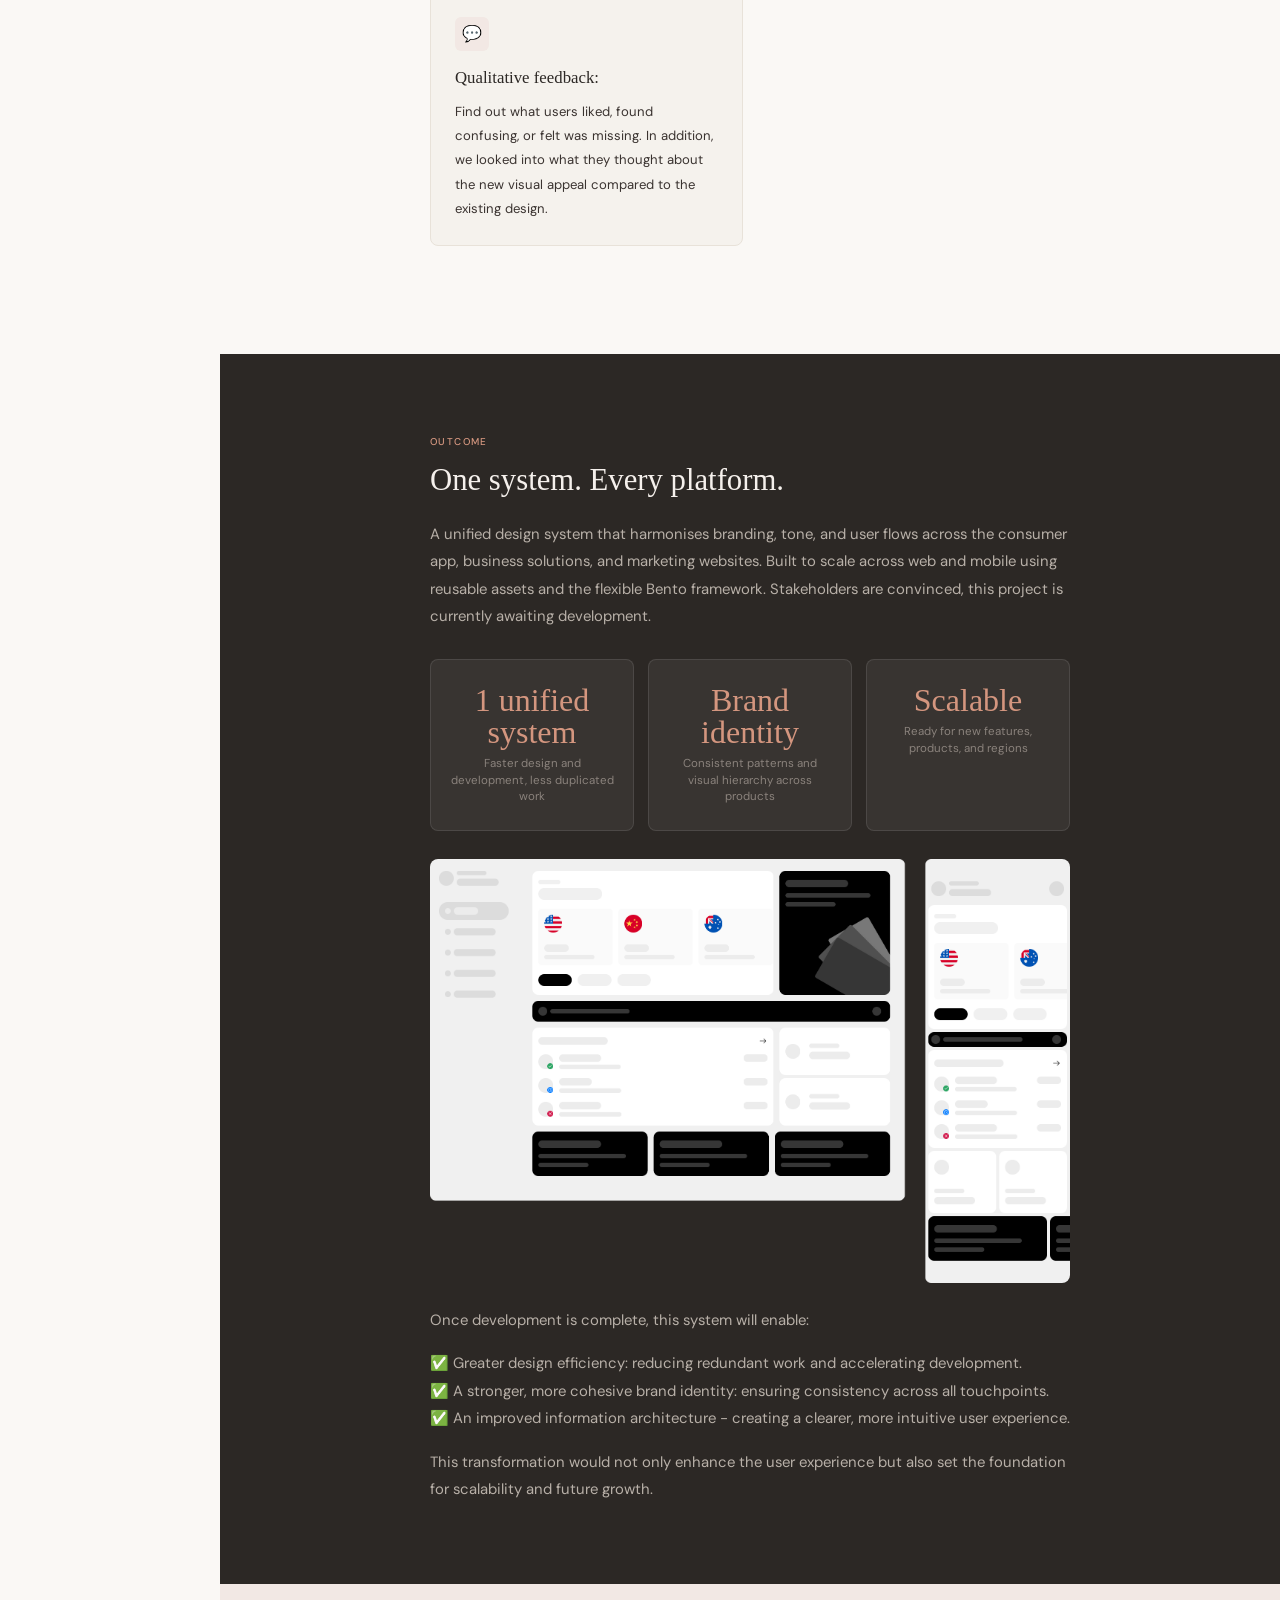
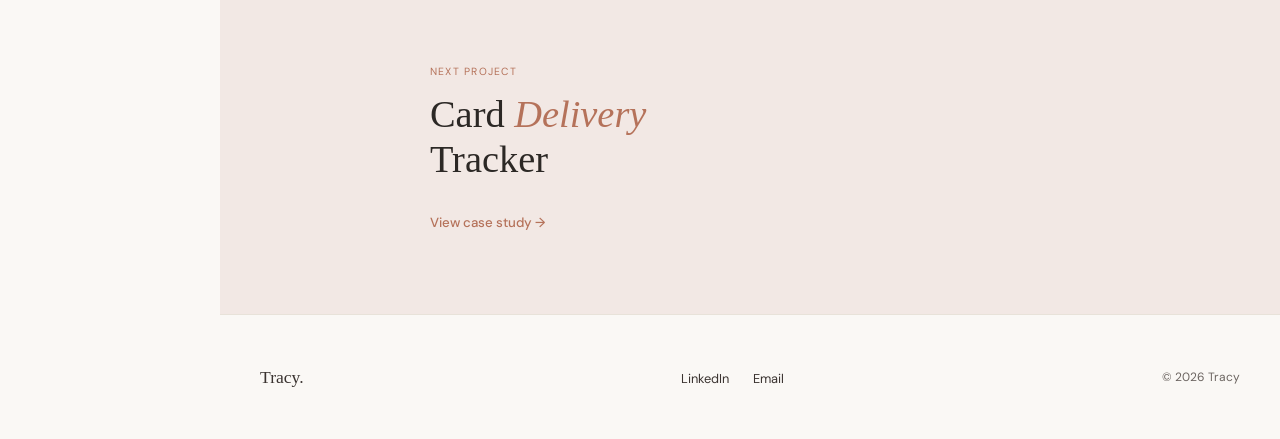
<file: cs-design-system.html>
<!DOCTYPE html>
<html lang="en">
<head>
  <meta charset="UTF-8" />
  <meta name="viewport" content="width=device-width, initial-scale=1.0, viewport-fit=cover" />
  <title>Design System Revamp · Tracy</title>
  <link rel="preconnect" href="https://fonts.googleapis.com" />
  <link rel="preconnect" href="https://fonts.gstatic.com" crossorigin />
  <link href="https://fonts.googleapis.com/css2?family=Cormorant+Garamond:ital,wght@0,400;0,500;0,600;1,400;1,500&family=DM+Sans:wght@300;400;500&display=swap" rel="stylesheet" />
  <link rel="stylesheet" href="style.css" />
  <link rel="icon" type="image/png" href="logo-head.png" />
  <style>

    /* ── LAYOUT ── */
    /* Override page-content container constraints */
    .page-content {
      padding-top: var(--nav-h);
    }

    .cs-wrapper {
      display: block; /* sidebar is fixed, main just needs full width */
      min-height: 100vh;
    }

    /* ── LEFT SIDEBAR ── */
    .cs-sidebar {
      position: fixed;
      top: var(--nav-h);
      left: 0;
      width: 220px;
      height: calc(100vh - var(--nav-h));
      overflow-y: auto;
      border-right: 1px solid var(--sand);
      padding: 36px 0 40px;
      display: flex;
      flex-direction: column;
      background: var(--cream);
      z-index: 20;
    }

    .cs-sidebar-back {
      display: flex;
      align-items: center;
      gap: 8px;
      font-size: 0.75rem;
      color: var(--muted);
      padding: 0 28px 24px;
      border-bottom: 1px solid var(--sand);
      margin-bottom: 24px;
      transition: color 0.2s;
    }
    .cs-sidebar-back:hover { color: var(--accent); }

    .cs-sidebar-title {
      font-family: var(--font-display);
      font-size: 0.92rem;
      font-weight: 500;
      color: var(--ink);
      padding: 0 28px;
      margin-bottom: 18px;
      line-height: 1.35;
    }

    .cs-nav {
      list-style: none;
      display: flex;
      flex-direction: column;
      padding: 0 16px;
      gap: 2px;
      flex: 1;
    }
    .cs-nav a {
      display: block;
      font-size: 0.78rem;
      color: var(--muted);
      padding: 7px 12px;
      border-left: 2px solid transparent;
      border-radius: 0 2px 2px 0;
      transition: all 0.18s;
    }
    .cs-nav a:hover { color: var(--ink); background: var(--warm-white); }
    .cs-nav a.active {
      color: var(--accent);
      border-left-color: var(--accent);
      background: var(--accent-pale);
      font-weight: 500;
    }

    .cs-sidebar-footer {
      padding: 24px 28px 0;
      border-top: 1px solid var(--sand);
      margin-top: 16px;
    }
    .cs-sidebar-footer a {
      font-size: 0.73rem;
      color: var(--muted);
      display: block;
      margin-bottom: 8px;
      transition: color 0.2s;
    }
    .cs-sidebar-footer a:hover { color: var(--accent); }

    /* ── MAIN ── */
    .cs-main {
      margin-left: 220px;
      width: calc(100% - 220px);
    }

    /* ── BANDED SECTIONS ── */
    .cs-section {
      width: 100%;
      scroll-margin-top: var(--nav-h);
      display: block;
    }
    .cs-section-inner {
      max-width: 760px;
      margin: 0 auto;
      padding: 80px 60px;
    }

    .cs-section.bg-cream  { background: var(--cream); }
    .cs-section.bg-warm   { background: var(--warm-white); }
    .cs-section.bg-pale   { background: var(--accent-pale); }
    .cs-section.bg-sand   { background: var(--sand); }
    .cs-section.bg-dark   {
      background: var(--ink);
    }
    .cs-section.bg-dark .cs-section-label { color: var(--accent-light); }
    .cs-section.bg-dark h2 { color: #F5F0EC; }
    .cs-section.bg-dark p  { color: #B8B0A8; }
    .cs-section.bg-dark .outcome-stat { color: var(--accent-light); }
    .cs-section.bg-dark .outcome-label { color: #8A827C; }
    .cs-section.bg-dark .outcome-card { background: rgba(255,255,255,0.06); border-color: rgba(255,255,255,0.1); }

    /* ── HERO ── */
    .cs-hero-section { background: var(--accent-pale); }
    .cs-hero-section .cs-section-inner {
      max-width: 100%;
      padding: 72px 40px 72px;
      box-sizing: border-box;
      display: grid;
      grid-template-columns: 1fr 1fr;
      gap: 60px;
      align-items: center;
      justify-content: center; /* add this */
      max-width: 1200px;       /* add this */
      margin: 0 auto;          /* add this */
    }

    .cs-hero-right {
      display: flex;
      align-items: center;
      justify-content: center;
      overflow: hidden;
    }

    .cs-hero-right img {
      width: 100%;
      max-height: 420px;
      object-fit: contain;
      border-radius: 8px;
    }

    .cs-hero-tags { display: flex; gap: 8px; flex-wrap: wrap; margin-bottom: 20px; }

    .cs-hero-title {
      font-family: var(--font-display);
      font-size: clamp(2.6rem, 4.5vw, 4.8rem);
      font-weight: 400;
      line-height: 1.05;
      letter-spacing: -0.02em;
      margin-bottom: 24px;
      max-width: 680px;
    }
    .cs-hero-title em { font-style: italic; color: var(--accent); }

    .cs-hero-sub {
      font-size: 1rem;
      color: var(--ink-soft);
      line-height: 1.72;
      max-width: 520px;
      margin-bottom: 48px;
    }

    .cs-meta-strip {
      display: flex;
      gap: 0;
      border-top: 1px solid rgba(44,40,37,0.12);
      flex-wrap: wrap;
    }
    .cs-meta-item {
      padding: 18px 40px 18px 0;
      margin-right: 40px;
    }
    .cs-meta-item:last-child { margin-right: 0; }
    .cs-meta-label {
      font-size: 0.62rem;
      font-weight: 500;
      letter-spacing: 0.13em;
      text-transform: uppercase;
      color: var(--muted);
      margin-bottom: 4px;
    }
    .cs-meta-value {
      font-family: var(--font-display);
      font-size: 0.95rem;
      font-weight: 500;
      color: var(--ink);
    }

    /* Cover — flush to bottom of hero band */
    .cs-cover-wrap {
      padding: 40px 80px 0;
      overflow: hidden;
      box-sizing: border-box;
      width: 100%;
    }
    .cs-cover-wrap img {
      width: 100%; display: block;
      border-radius: 8px 8px 0 0;
      box-shadow: 0 -6px 32px rgba(44,40,37,0.1);
    }
    .cs-cover-placeholder {
      height: 320px;
      background: linear-gradient(135deg, #E0CAC0 0%, #C4BAB0 100%);
      border-radius: 8px 8px 0 0;
      display: flex; align-items: center; justify-content: center;
    }
    .cs-cover-placeholder span {
      font-family: var(--font-display);
      font-size: 6rem; color: white; opacity: 0.28;
    }

    /* ── SECTION TYPOGRAPHY ── */
    .cs-section-label {
      font-size: 0.62rem;
      font-weight: 500;
      letter-spacing: 0.14em;
      text-transform: uppercase;
      color: var(--accent);
      margin-bottom: 12px;
    }

    .cs-section h2 {
      font-family: var(--font-display);
      font-size: clamp(1.5rem, 2.4vw, 2.2rem);
      font-weight: 400;
      line-height: 1.2;
      margin-bottom: 22px;
      color: var(--ink);
    }
    .cs-section p {
      font-size: 0.93rem;
      line-height: 1.85;
      color: var(--ink-soft);
      margin-bottom: 16px;
    }
    .cs-section p:last-child { margin-bottom: 0; }
    .cs-section p strong { color: var(--ink); font-weight: 500; }

    /* Quote */
    .cs-quote {
      margin: 32px 0;
      padding: 24px 28px;
      border-left: 3px solid var(--accent);
      background: rgba(181,114,90,0.07);
      border-radius: 0 6px 6px 0;
    }
    .cs-quote p {
      font-family: var(--font-display);
      font-size: 1.18rem;
      font-style: italic;
      line-height: 1.55;
      color: var(--ink);
      margin: 0;
    }

    /* ── NIUM SPECIFIC COMPONENTS ── */

    /* Two-col problem cards */
    .cs-two-col {
      display: grid;
      grid-template-columns: 1fr 1fr;
      gap: 14px;
      margin: 28px 0;
    }
    .cs-card {
      background: var(--cream);
      border: 1px solid var(--sand);
      border-radius: 8px;
      padding: 24px;
    }
    .cs-section.bg-warm .cs-card { background: var(--cream); }
    .cs-section.bg-cream .cs-card { background: var(--warm-white); }
    .cs-section.bg-pale .cs-card  { background: rgba(255,255,255,0.55); }
    .cs-card-icon {
      width: 34px; height: 34px;
      border-radius: 6px;
      display: flex; align-items: center; justify-content: center;
      font-size: 16px;
      margin-bottom: 14px;
    }
    .cs-card h4 {
      font-family: var(--font-display);
      font-size: 1.05rem;
      font-weight: 500;
      color: var(--ink);
      margin-bottom: 8px;
    }
    .cs-card p { font-size: 0.82rem; margin: 0; }

    /* Constraint block */
    .cs-constraint {
      background: var(--warm-white);
      border: 1px solid var(--sand);
      border-left: 3px solid var(--accent);
      border-radius: 0 6px 6px 0;
      padding: 20px 24px;
      margin: 28px 0;
    }
    .cs-section.bg-warm .cs-constraint { background: var(--cream); }
    .cs-constraint .cs-section-label { margin-bottom: 6px; }
    .cs-constraint p { font-size: 0.83rem; margin: 0; }

    /* Verification states grid */
    .cs-states {
      display: grid;
      grid-template-columns: 1fr 1fr;
      gap: 12px;
      margin: 28px 0;
    }
    .cs-state-card {
      display: flex;
      align-items: flex-start;
      gap: 14px;
      padding: 18px 20px;
      background: var(--cream);
      border: 1px solid var(--sand);
      border-radius: 8px;
    }
    .cs-section.bg-warm .cs-state-card  { background: var(--cream); }
    .cs-section.bg-pale .cs-state-card  { background: rgba(255,255,255,0.55); }
    .cs-state-dot {
      width: 10px; height: 10px;
      border-radius: 50%;
      flex-shrink: 0;
      margin-top: 5px;
    }
    .cs-state-card h5 {
      font-size: 0.85rem;
      font-weight: 500;
      color: var(--ink);
      margin-bottom: 4px;
    }
    .cs-state-card p { font-size: 0.8rem; margin: 0; line-height: 1.5; }

    /* Status indicators */
    .cs-indicators { display: flex; flex-direction: column; gap: 12px; margin: 24px 0; }
    .cs-indicator-row {
      display: flex;
      align-items: flex-start;
      gap: 16px;
      padding: 14px 0;
      border-bottom: 1px solid rgba(196,186,176,0.3);
    }
    .cs-indicator-row:last-child { border-bottom: none; }
    .cs-badge {
      display: inline-flex;
      align-items: center;
      gap: 5px;
      font-size: 0.72rem;
      font-weight: 500;
      letter-spacing: 0.04em;
      padding: 4px 10px;
      border-radius: 20px;
      white-space: nowrap;
      flex-shrink: 0;
      min-width: 110px;
      justify-content: center;
    }
    .cs-badge-green { background: #DCFCE7; color: #16A34A; }
    .cs-badge-amber { background: #FEF3C7; color: #D97706; }
    .cs-badge-red   { background: #FEE2E2; color: #DC2626; }
    .cs-indicator-row p { font-size: 0.82rem; margin: 0; padding-top: 2px; }

    /* Design decisions */
    .cs-decisions { margin: 8px 0; }
    .cs-decision {
      display: grid;
      grid-template-columns: 180px 1fr;
      gap: 28px;
      align-items: start;
      padding: 24px 0;
      border-top: 1px solid rgba(196,186,176,0.35);
    }
    .cs-decision:last-child { border-bottom: 1px solid rgba(196,186,176,0.35); }
    .cs-decision-label {
      font-size: 0.82rem;
      font-weight: 500;
      color: var(--ink);
      padding-top: 2px;
      line-height: 1.4;
    }
    .cs-decision p { font-size: 0.83rem; margin: 0; line-height: 1.75; }

    /* Metric placeholder */
    .cs-metric-placeholder {
      display: inline-block;
      border: 1px dashed rgba(255,255,255,0.3);
      border-radius: 6px;
      padding: 14px 18px;
      margin-top: 20px;
      font-size: 0.8rem;
      font-style: italic;
      color: rgba(255,255,255,0.45);
    }

    /* Images */
    .cs-image { margin: 32px 0; border-radius: 8px; overflow: hidden; }
    .cs-image img { width: 100%; display: block; }
    .cs-image figcaption {
      padding: 9px 14px;
      font-size: 0.7rem;
      color: var(--muted);
      background: var(--warm-white);
      border: 1px solid var(--sand);
      border-top: none;
      border-radius: 0 0 8px 8px;
    }
    .cs-image-ph {
      aspect-ratio: 16/8;
      display: flex; align-items: center; justify-content: center;
      background: rgba(196,186,176,0.3);
    }
    .cs-image-ph span {
      font-family: var(--font-display);
      font-size: 2.5rem; color: var(--stone); opacity: 0.5;
    }

    .cs-image-2col {
      display: grid; grid-template-columns: 1fr 1fr; gap: 14px; margin: 32px 0;
    }
    .cs-image-2col .cs-image { margin: 0; }

    /* Steps */
    .cs-steps { margin: 24px 0; }
    .cs-step {
      display: grid;
      grid-template-columns: 44px 1fr;
      gap: 18px;
      padding: 22px 0;
      border-bottom: 1px solid rgba(196,186,176,0.35);
    }
    .cs-step:first-child { border-top: 1px solid rgba(196,186,176,0.35); }
    .cs-step-num {
      font-family: var(--font-display);
      font-size: 1.5rem;
      color: var(--accent);
      opacity: 0.4;
      line-height: 1;
      padding-top: 2px;
    }
    .cs-step-title { font-size: 0.85rem; font-weight: 500; color: var(--ink); margin-bottom: 4px; }
    .cs-step-desc  { font-size: 0.8rem; color: var(--muted); line-height: 1.6; }

    /* Outcomes */
    .outcomes-grid {
      display: grid; grid-template-columns: repeat(3, 1fr); gap: 14px; margin: 28px 0;
    }
    .outcome-card {
      padding: 24px 18px; border-radius: 8px; text-align: center;
      border: 1px solid var(--sand); background: var(--cream);
    }
    .outcome-stat {
      font-family: var(--font-display);
      font-size: 2rem; font-weight: 400; color: var(--accent);
      line-height: 1; margin-bottom: 8px;
    }
    .outcome-label { font-size: 0.72rem; color: var(--muted); line-height: 1.45; }

    /* Next project */
    .cs-next-section { background: var(--ink); }
    .cs-next-section .cs-section-inner { padding: 72px 60px; max-width: 100%; }
    .cs-next-label {
      font-size: 0.65rem; letter-spacing: 0.12em; text-transform: uppercase;
      color: var(--accent); margin-bottom: 12px;
    }
    .cs-next-title {
      font-family: var(--font-display);
      font-size: clamp(1.8rem, 3vw, 3rem);
      font-weight: 400; color: var(--ink);
      margin-bottom: 28px; line-height: 1.15;
    }
    .cs-next-link {
      display: inline-flex; align-items: center; gap: 10px;
      color: var(--accent); font-size: 0.83rem; font-weight: 500;
      transition: gap 0.2s;
    }
    .cs-next-link:hover { gap: 16px; }

    /* Responsive */
    @media (max-width: 900px) {
      .cs-sidebar { display: none; }
      .cs-main { margin-left: 0; width: 100%; }
      .cs-hero-section .cs-section-inner,
      .cs-cover-wrap { padding-left: 24px; padding-right: 24px; }
      .cs-section-inner { padding: 48px 20px; }
      .cs-image-2col { grid-template-columns: 1fr; }
      .outcomes-grid { grid-template-columns: 1fr 1fr; }
      .cs-two-col { grid-template-columns: 1fr; }
      .cs-states { grid-template-columns: 1fr; }
      .cs-decision { grid-template-columns: 1fr; gap: 6px; }
      .cs-indicator-row { flex-direction: column; gap: 8px; }
      .cs-badge { min-width: unset; width: fit-content; }
      .cs-next-section .cs-section-inner { padding: 48px 20px; }
      /* Stack hero to single column, show video below */
      .cs-hero-section .cs-section-inner {
        grid-template-columns: 1fr;
        padding: 48px 24px 40px;
      }
      .cs-hero-right {
        display: flex;
        justify-content: center;
        align-self: auto;
      }
    }

    @media (max-width: 560px) {
      .cs-meta-strip { flex-direction: column; }
      .cs-meta-item { padding: 12px 0; border-bottom: 1px solid rgba(44,40,37,0.08); margin-right: 0; }
      .outcomes-grid { grid-template-columns: 1fr; }
    }
  </style>
</head>
<body>

  <nav id="nav">
    <a href="index.html" class="nav-logo">
      <img src="logo.png" alt="" class="nav-logo-img" />
      Tracy
    </a>
    <ul class="nav-links">
      <li><a href="index.html" class="active">Work</a></li>
      <li><a href="about.html">About</a></li>
      <li><a href="mailto:tracygohyf@gmail.com" class="nav-cta">Say hello</a></li>
    </ul>
  </nav>

  <div class="page-content">
  <div class="cs-wrapper">

    <!-- LEFT SIDEBAR -->
    <aside class="cs-sidebar">
      <a href="index.html#works" class="cs-sidebar-back">← All work</a>
      <div class="cs-sidebar-title">Design System Revamp</div>
      <ul class="cs-nav" id="cs-nav">
        <li><a href="#overview"    class="active">Overview</a></li>
        <li><a href="#problem"    >Problem</a></li>
        <li><a href="#process"    >Process</a></li>
        <li><a href="#outcome"   >Outcome</a></li>
      </ul>
    </aside>

    <main class="cs-main">

<!-- ① HERO -->
      <section class="cs-section cs-hero-section" id="overview">
        <div class="cs-section-inner">
        <!-- LEFT: existing content -->
          <div>
            <h1 class="cs-hero-title fade-up">
            Unifying four systems into <em>one</em>
            </h1>
            <p class="cs-hero-sub fade-up delay-1">
            A design revamp that brought the company's consumer app, consumer web, business solutions, and marketing websites under a single cohesive design system — reducing redundancy and strengthening brand identity.
            </p>
            <p class="cs-hero-sub fade-up delay-1"><strong>Confidential information and images have been redacted.</strong>
          </p>
            <div class="cs-meta-strip fade-up delay-2">
            <div class="cs-meta-item">
              <div class="cs-meta-label">Role</div>
              <div class="cs-meta-value">Lead Designer</div>
            </div>
            <div class="cs-meta-item">
              <div class="cs-meta-label">Platform</div>
              <div class="cs-meta-value">Mobile, Web, Marketing</div>
            </div>
          </div>
          </div> 
          <!-- RIGHT: image -->
          <div class="cs-hero-right">
            <img src="images/design-system.png" alt="Design System Revamp" />
          </div>
        </div>
      </section>

      <!-- ② CHALLENGE — warm white -->
      <section class="cs-section bg-warm" id="problem">
        <div class="cs-section-inner">
          <div class="cs-section-label">Problem</div>
          <h2>Four separate systems, four times the maintenance</h2>
          <p>The company's design ecosystem was highly fragmented. Designers across the consumer app, consumer web, business solutions, and marketing websites each worked with different design languages, tones of voice, and component libraries.</p>

          <div class="cs-two-col">
            <div class="cs-card">
              <div class="cs-card-icon" style="background:#F2E8E4;">⚡</div>
              <h4>Operational inefficiency</h4>
              <p>4 separate design systems meant every team was recreating similar components independently, wasting time and creating drift.</p>
            </div>
            <div class="cs-card">
              <div class="cs-card-icon" style="background:#F2E8E4;">🎨</div>
              <h4>Brand inconsistency</h4>
              <p>Different visual treatments across products eroded brand identity and created jarring experiences for users moving between platforms.</p>
            </div>
          </div>
      </section>

      <!-- ③ PROCESS — cream -->
      <section class="cs-section bg-cream" id="process">
        <div class="cs-section-inner">
          <div class="cs-section-label">Process</div>
          <h2>From audit to architecture to a unified system</h2>

          <div class="cs-process-step">
            <div class="cs-process-step-header">
              <span class="cs-process-step-num">01</span>
              <h3 class="cs-process-step-title">Revisiting Information Architecture</h3>
            </div>
            <p>To establish a unified system, I first needed a deep understanding of the existing product structures. This involved:</p>
            <p>• Auditing the IA across all platforms (consumer app, SME solutions, websites) to identify patterns and inconsistencies.</p>
            <p>• Mapping out how each product currently functioned, revealing areas where navigation felt disjointed or repetitive.</p>
            <p>• Establishing a standardised, logical IA that would align products under a single framework while allowing necessary distinctions for different user needs.</p>
            <img src="images/ds-process-01.png" alt="Revisiting Information Architecture" class="cs-process-img" />
          </div>

          <div class="cs-process-step">
            <div class="cs-process-step-header">
              <span class="cs-process-step-num">02</span>
              <h3 class="cs-process-step-title">Re-envisioning UI & Design Principles</h3>
            </div>
            <p>I focused on introducing a scalable "Bento" grid system, optimised tertiary colour usage for hierarchy, and adjusted contrast and typography to meet WCAG accessibility guidelines. (Colors are omitted in the example images for confidential purposes)</p>
            <img src="images/ds-process-02.png" alt="Re-envisioning UI & Design Principles" class="cs-process-img" />
          </div>

          <div class="cs-process-step">
            <div class="cs-process-step-header">
              <span class="cs-process-step-num">03</span>
              <h3 class="cs-process-step-title">Usability Testing</h3>
            </div>
            <p>Since this was a major design revamp, I needed to ensure that core pages and user flows remained intuitive post-redesign. I ran usability tests on UserTesting.com to gather insights on the following:</p>
            <div class="cs-two-col">
            <div class="cs-card">
              <div class="cs-card-icon" style="background:#F2E8E4;">📱</div>
              <h4>In-app navigation</h4>
              <p>Find out whether users intuitively knew where to go or faced confusion in the grouping of information.</p>
            </div>
            <div class="cs-card">
              <div class="cs-card-icon" style="background:#F2E8E4;">🆎</div>
              <h4>A/B testing</h4>
              <p>Test different variations of UI components and layouts to determine the most user-friendly version.</p>
            </div>
            <div class="cs-card">
              <div class="cs-card-icon" style="background:#F2E8E4;">💬</div>
              <h4>Qualitative feedback:</h4>
              <p>Find out what users liked, found confusing, or felt was missing. In addition, we looked into what they thought about the new visual appeal compared to the existing design.</p>
            </div>
          </div>
          </div>
        </div>
      </section>


      <!-- ④ OUTCOME — dark -->
      <section class="cs-section bg-dark" id="outcome">
        <div class="cs-section-inner">
          <div class="cs-section-label">Outcome</div>
          <h2>One system. Every platform.</h2>
          <p>A unified design system that harmonises branding, tone, and user flows across the consumer app, business solutions, and marketing websites. Built to scale across web and mobile using reusable assets and the flexible Bento framework. Stakeholders are convinced, this project is currently awaiting development.</p>
          <div class="outcomes-grid">
            <div class="outcome-card">
              <div class="outcome-stat">1 unified system</div>
              <div class="outcome-label">Faster design and development, less duplicated work</div>
            </div>
            <div class="outcome-card">
              <div class="outcome-stat">Brand identity</div>
              <div class="outcome-label">Consistent patterns and visual hierarchy across products</div>
            </div>
            <div class="outcome-card">
              <div class="outcome-stat">Scalable</div>
              <div class="outcome-label">Ready for new features, products, and regions</div>
            </div>
          </div>
          <img src="images/ds-outcome-01.png" alt="Revamp outcome" class="cs-process-img" />  
          <p>Once development is complete, this system will enable:​</p>
          <p>✅ Greater design efficiency: reducing redundant work and accelerating development. </br>✅ A stronger, more cohesive brand identity: ensuring consistency across all touchpoints.</br>✅ An improved information architecture - creating a clearer, more intuitive user experience. </p>
          <p>This transformation would not only enhance the user experience but also set the foundation for scalability and future growth.</p>
        </div>
      </section>

      <!-- ⑤ NEXT -->
      <section class="cs-section bg-pale">
        <div class="cs-section-inner">
          <div class="cs-next-label">Next project</div>
          <div class="cs-next-title" style="color:var(--ink);">Card <em style="font-style:italic;color:var(--accent);">Delivery</em><br/>Tracker</div>
          <a href="cs-card-tracker.html" class="cs-next-link" style="color:var(--accent);">View case study →</a>
        </div>
      </section>

 
      <footer style="margin-top: 0" >
    <span class="footer-name">Tracy.</span>
    <ul class="footer-links">
      <li><a href="https://www.linkedin.com/in/tracygyf/" target="_blank">LinkedIn</a></li>
      <li><a href="mailto:tracygohyf@gmail.com">Email</a></li>
    </ul>
    <span class="footer-copy">© 2026 Tracy</span>
  </footer>
    </main>
  </div>


  <script>
    const nav = document.getElementById('nav');
    window.addEventListener('scroll', () => nav.classList.toggle('scrolled', window.scrollY > 20));

    document.querySelectorAll('.fade-up').forEach(el => {
      el.style.animationPlayState = 'running';
    });

    // Active sidebar highlight on scroll
    const sections = document.querySelectorAll('.cs-section[id]');
    const navLinks = document.querySelectorAll('#cs-nav a');
    window.addEventListener('scroll', () => {
      let current = '';
      sections.forEach(s => {
        if (window.scrollY >= s.offsetTop - 140) current = s.id;
      });
      navLinks.forEach(a => {
        a.classList.toggle('active', a.getAttribute('href') === '#' + current);
      });
    }, { passive: true });
  </script>
</body>
</html>
</file>
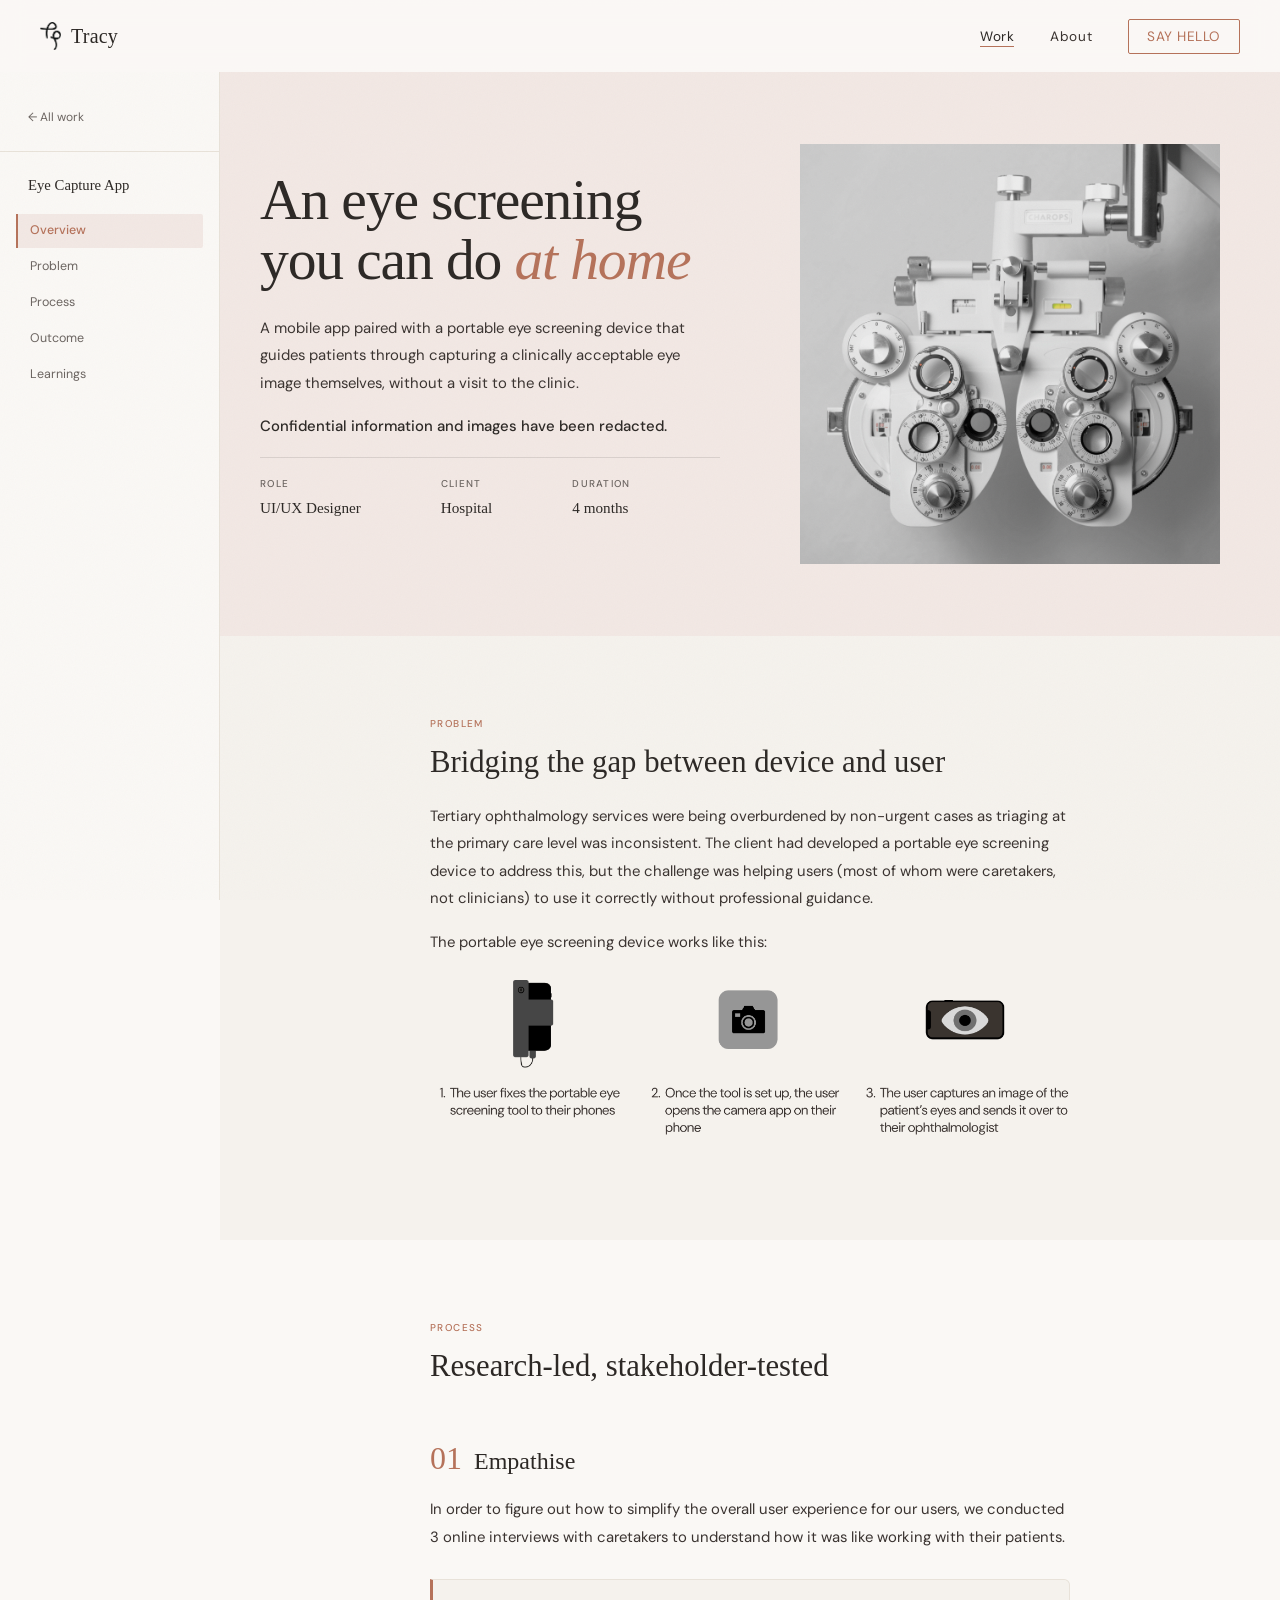
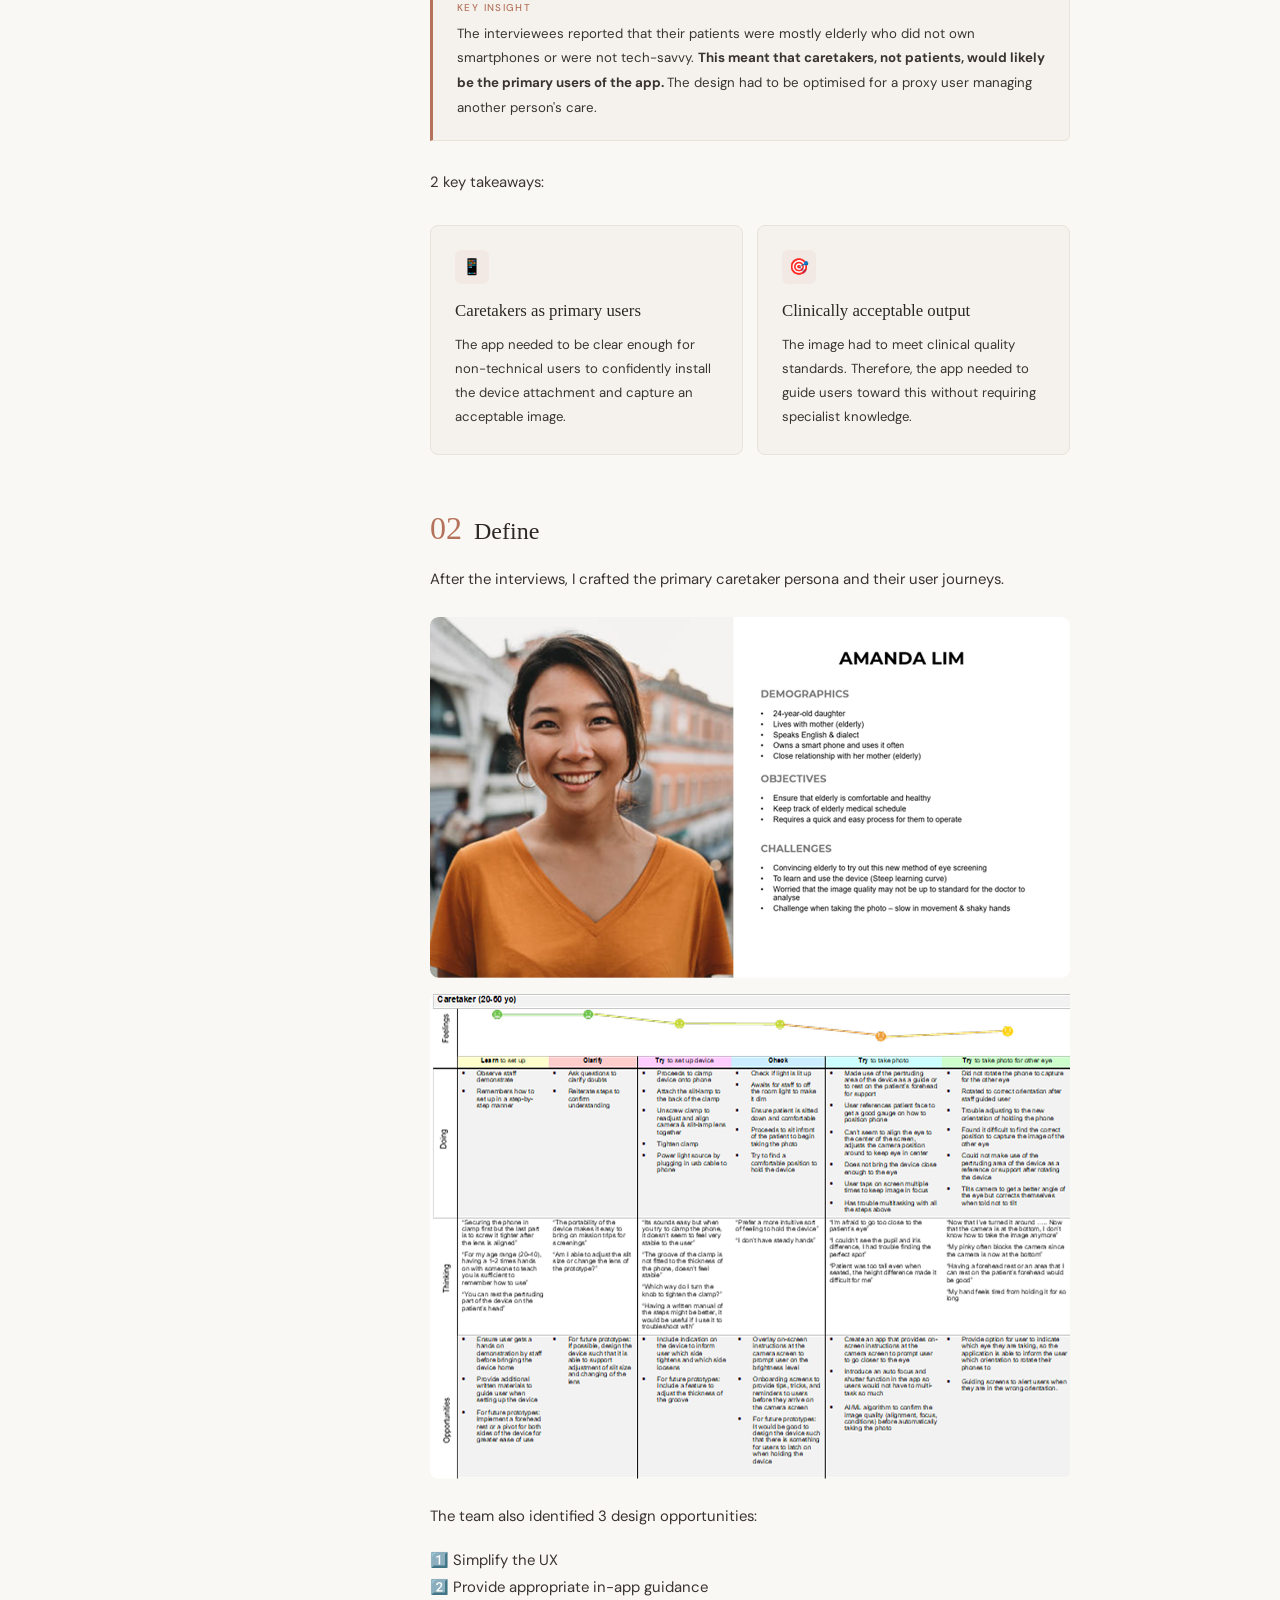
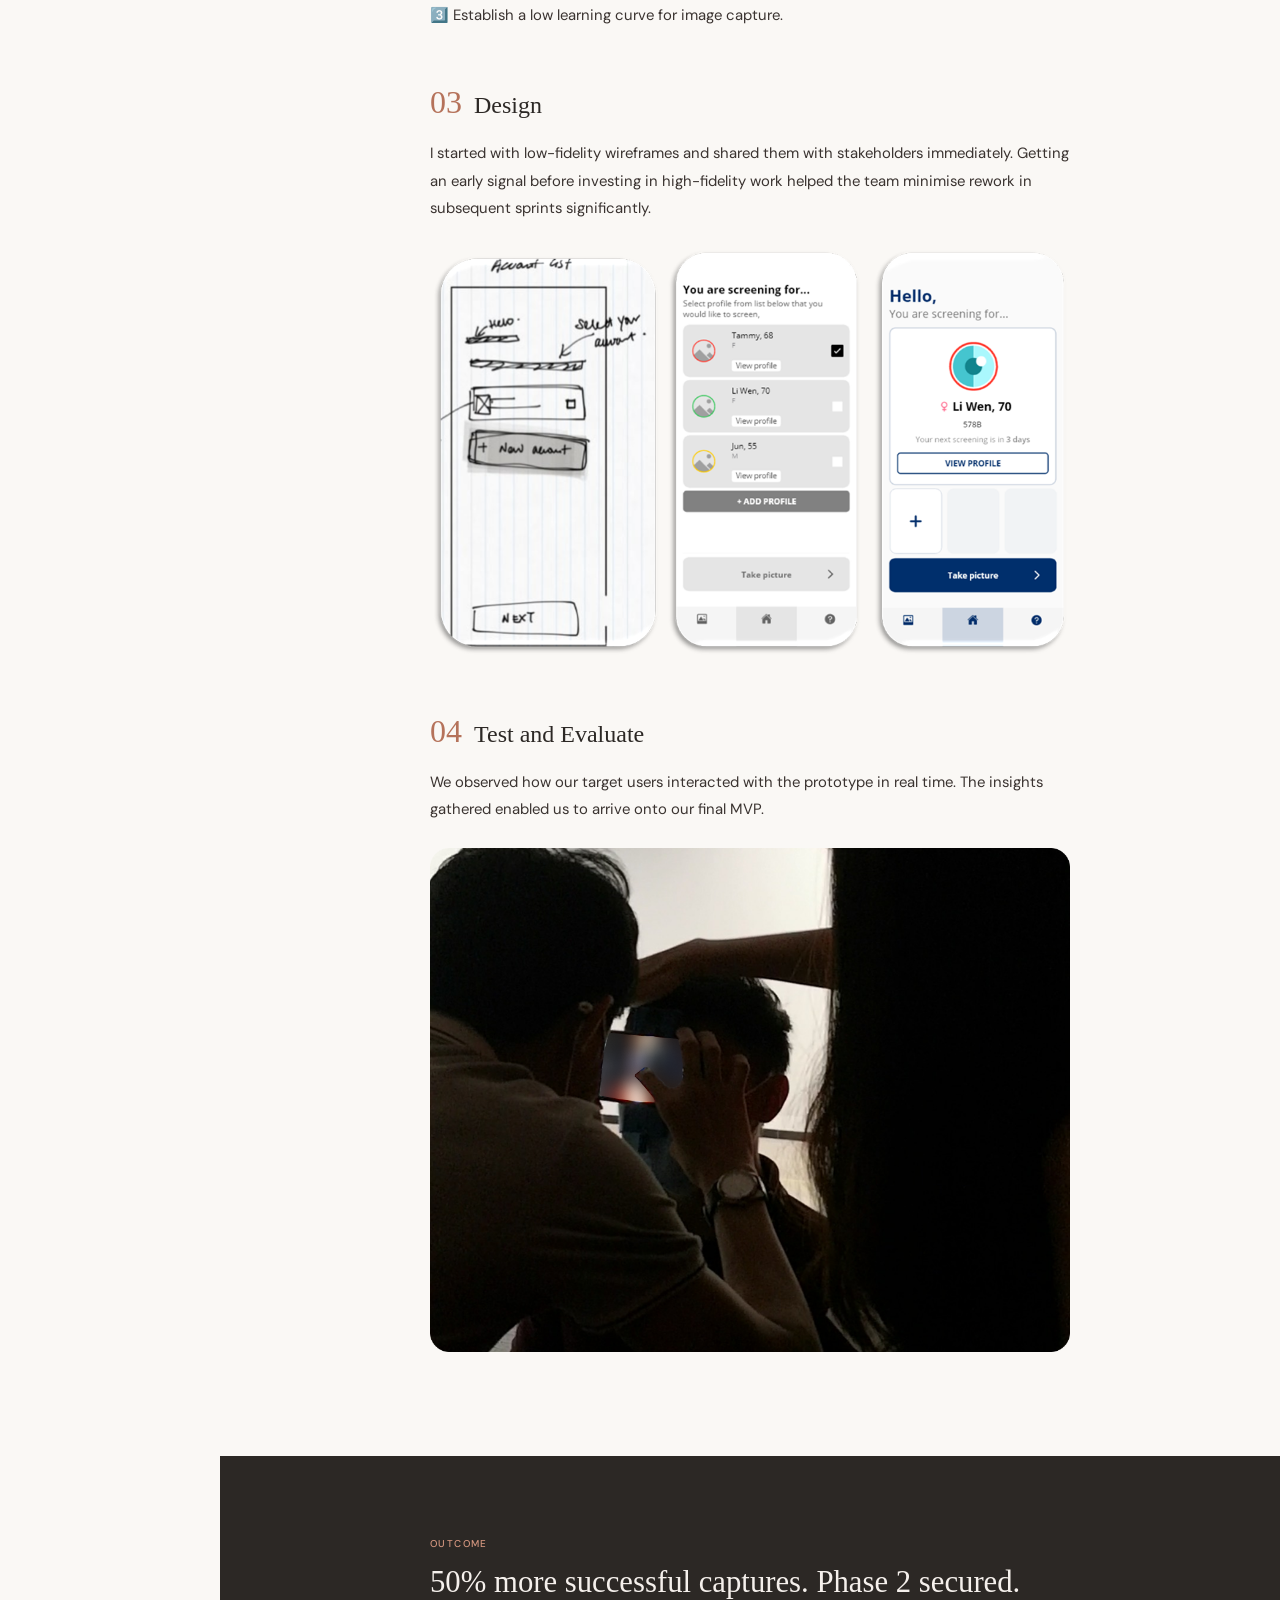
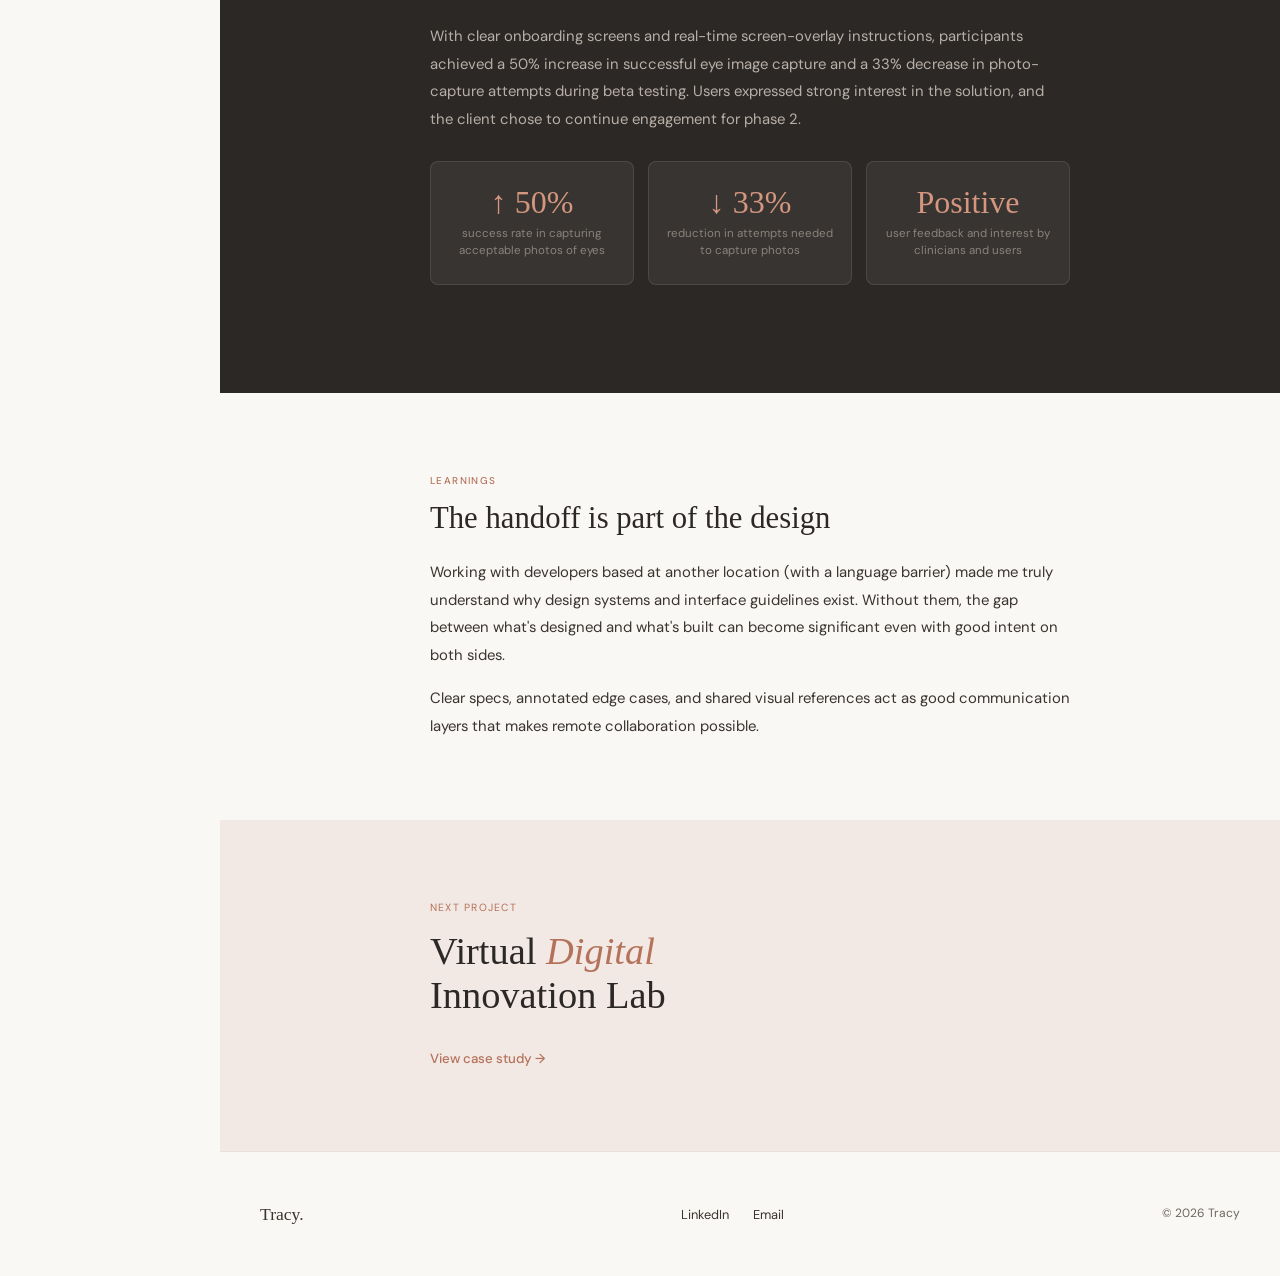
<file: cs-eye-capture.html>
<!DOCTYPE html>
<html lang="en">
<head>
  <meta charset="UTF-8" />
  <meta name="viewport" content="width=device-width, initial-scale=1.0, viewport-fit=cover" />
  <title>Eye Capture App · Tracy</title>
  <link rel="preconnect" href="https://fonts.googleapis.com" />
  <link rel="preconnect" href="https://fonts.gstatic.com" crossorigin />
  <link href="https://fonts.googleapis.com/css2?family=Cormorant+Garamond:ital,wght@0,400;0,500;0,600;1,400;1,500&family=DM+Sans:wght@300;400;500&display=swap" rel="stylesheet" />
  <link rel="stylesheet" href="style.css" />
  <link rel="icon" type="image/png" href="logo-head.png" />
  <style>

    /* ── LAYOUT ── */
    /* Override page-content container constraints */
    .page-content {
      padding-top: var(--nav-h);
    }

    .cs-wrapper {
      display: block; /* sidebar is fixed, main just needs full width */
      min-height: 100vh;
    }

    /* ── LEFT SIDEBAR ── */
    .cs-sidebar {
      position: fixed;
      top: var(--nav-h);
      left: 0;
      width: 220px;
      height: calc(100vh - var(--nav-h));
      overflow-y: auto;
      border-right: 1px solid var(--sand);
      padding: 36px 0 40px;
      display: flex;
      flex-direction: column;
      background: var(--cream);
      z-index: 20;
    }

    .cs-sidebar-back {
      display: flex;
      align-items: center;
      gap: 8px;
      font-size: 0.75rem;
      color: var(--muted);
      padding: 0 28px 24px;
      border-bottom: 1px solid var(--sand);
      margin-bottom: 24px;
      transition: color 0.2s;
    }
    .cs-sidebar-back:hover { color: var(--accent); }

    .cs-sidebar-title {
      font-family: var(--font-display);
      font-size: 0.92rem;
      font-weight: 500;
      color: var(--ink);
      padding: 0 28px;
      margin-bottom: 18px;
      line-height: 1.35;
    }

    .cs-nav {
      list-style: none;
      display: flex;
      flex-direction: column;
      padding: 0 16px;
      gap: 2px;
      flex: 1;
    }
    .cs-nav a {
      display: block;
      font-size: 0.78rem;
      color: var(--muted);
      padding: 7px 12px;
      border-left: 2px solid transparent;
      border-radius: 0 2px 2px 0;
      transition: all 0.18s;
    }
    .cs-nav a:hover { color: var(--ink); background: var(--warm-white); }
    .cs-nav a.active {
      color: var(--accent);
      border-left-color: var(--accent);
      background: var(--accent-pale);
      font-weight: 500;
    }

    .cs-sidebar-footer {
      padding: 24px 28px 0;
      border-top: 1px solid var(--sand);
      margin-top: 16px;
    }
    .cs-sidebar-footer a {
      font-size: 0.73rem;
      color: var(--muted);
      display: block;
      margin-bottom: 8px;
      transition: color 0.2s;
    }
    .cs-sidebar-footer a:hover { color: var(--accent); }

    /* ── MAIN ── */
    .cs-main {
      margin-left: 220px;
      width: calc(100% - 220px);
    }

    /* ── BANDED SECTIONS ── */
    .cs-section {
      width: 100%;
      scroll-margin-top: var(--nav-h);
      display: block;
    }
    .cs-section-inner {
      max-width: 760px;
      margin: 0 auto;
      padding: 80px 60px;
    }

    .cs-section.bg-cream  { background: var(--cream); }
    .cs-section.bg-warm   { background: var(--warm-white); }
    .cs-section.bg-pale   { background: var(--accent-pale); }
    .cs-section.bg-sand   { background: var(--sand); }
    .cs-section.bg-dark   {
      background: var(--ink);
    }
    .cs-section.bg-dark .cs-section-label { color: var(--accent-light); }
    .cs-section.bg-dark h2 { color: #F5F0EC; }
    .cs-section.bg-dark p  { color: #B8B0A8; }
    .cs-section.bg-dark .outcome-stat { color: var(--accent-light); }
    .cs-section.bg-dark .outcome-label { color: #8A827C; }
    .cs-section.bg-dark .outcome-card { background: rgba(255,255,255,0.06); border-color: rgba(255,255,255,0.1); }

    /* ── HERO ── */
    .cs-hero-section { background: var(--accent-pale); }
    .cs-hero-section .cs-section-inner {
      max-width: 100%;
      padding: 72px 40px 72px;
      box-sizing: border-box;
      display: grid;
      grid-template-columns: 1fr 1fr;
      gap: 60px;
      align-items: center;
      justify-content: center; /* add this */
      max-width: 1200px;       /* add this */
      margin: 0 auto;          /* add this */
    }

    .cs-hero-right {
      display: flex;
      align-items: center;
      justify-content: center;
      overflow: hidden;
    }

    .cs-hero-right img {
      width: 100%;
      max-height: 420px;
      object-fit: contain;
      border-radius: 8px;
    }

    .cs-hero-tags { display: flex; gap: 8px; flex-wrap: wrap; margin-bottom: 20px; }

    .cs-hero-title {
      font-family: var(--font-display);
      font-size: clamp(2.6rem, 4.5vw, 4.8rem);
      font-weight: 400;
      line-height: 1.05;
      letter-spacing: -0.02em;
      margin-bottom: 24px;
      max-width: 680px;
    }
    .cs-hero-title em { font-style: italic; color: var(--accent); }

    .cs-hero-sub {
      font-size: 1rem;
      color: var(--ink-soft);
      line-height: 1.72;
      max-width: 520px;
      margin-bottom: 48px;
    }

    .cs-meta-strip {
      display: flex;
      gap: 0;
      border-top: 1px solid rgba(44,40,37,0.12);
      flex-wrap: wrap;
    }
    .cs-meta-item {
      padding: 18px 40px 18px 0;
      margin-right: 40px;
    }
    .cs-meta-item:last-child { margin-right: 0; }
    .cs-meta-label {
      font-size: 0.62rem;
      font-weight: 500;
      letter-spacing: 0.13em;
      text-transform: uppercase;
      color: var(--muted);
      margin-bottom: 4px;
    }
    .cs-meta-value {
      font-family: var(--font-display);
      font-size: 0.95rem;
      font-weight: 500;
      color: var(--ink);
    }

    /* Cover — flush to bottom of hero band */
    .cs-cover-wrap {
      padding: 40px 80px 0;
      overflow: hidden;
      box-sizing: border-box;
      width: 100%;
    }
    .cs-cover-wrap img {
      width: 100%; display: block;
      border-radius: 8px 8px 0 0;
      box-shadow: 0 -6px 32px rgba(44,40,37,0.1);
    }
    .cs-cover-placeholder {
      height: 320px;
      background: linear-gradient(135deg, #E0CAC0 0%, #C4BAB0 100%);
      border-radius: 8px 8px 0 0;
      display: flex; align-items: center; justify-content: center;
    }
    .cs-cover-placeholder span {
      font-family: var(--font-display);
      font-size: 6rem; color: white; opacity: 0.28;
    }

    /* ── SECTION TYPOGRAPHY ── */
    .cs-section-label {
      font-size: 0.62rem;
      font-weight: 500;
      letter-spacing: 0.14em;
      text-transform: uppercase;
      color: var(--accent);
      margin-bottom: 12px;
    }

    .cs-section h2 {
      font-family: var(--font-display);
      font-size: clamp(1.5rem, 2.4vw, 2.2rem);
      font-weight: 400;
      line-height: 1.2;
      margin-bottom: 22px;
      color: var(--ink);
    }
    .cs-section p {
      font-size: 0.93rem;
      line-height: 1.85;
      color: var(--ink-soft);
      margin-bottom: 16px;
    }
    .cs-section p:last-child { margin-bottom: 0; }
    .cs-section p strong { color: var(--ink); font-weight: 500; }

    /* Quote */
    .cs-quote {
      margin: 32px 0;
      padding: 24px 28px;
      border-left: 3px solid var(--accent);
      background: rgba(181,114,90,0.07);
      border-radius: 0 6px 6px 0;
    }
    .cs-quote p {
      font-family: var(--font-display);
      font-size: 1.18rem;
      font-style: italic;
      line-height: 1.55;
      color: var(--ink);
      margin: 0;
    }

    /* ── NIUM SPECIFIC COMPONENTS ── */

    /* Two-col problem cards */
    .cs-two-col {
      display: grid;
      grid-template-columns: 1fr 1fr;
      gap: 14px;
      margin: 28px 0;
    }
    .cs-card {
      background: var(--cream);
      border: 1px solid var(--sand);
      border-radius: 8px;
      padding: 24px;
    }
    .cs-section.bg-warm .cs-card { background: var(--cream); }
    .cs-section.bg-cream .cs-card { background: var(--warm-white); }
    .cs-section.bg-pale .cs-card  { background: rgba(255,255,255,0.55); }
    .cs-card-icon {
      width: 34px; height: 34px;
      border-radius: 6px;
      display: flex; align-items: center; justify-content: center;
      font-size: 16px;
      margin-bottom: 14px;
    }
    .cs-card h4 {
      font-family: var(--font-display);
      font-size: 1.05rem;
      font-weight: 500;
      color: var(--ink);
      margin-bottom: 8px;
    }
    .cs-card p { font-size: 0.82rem; margin: 0; }

    /* Constraint block */
    .cs-constraint {
      background: var(--warm-white);
      border: 1px solid var(--sand);
      border-left: 3px solid var(--accent);
      border-radius: 0 6px 6px 0;
      padding: 20px 24px;
      margin: 28px 0;
    }
    .cs-section.bg-warm .cs-constraint { background: var(--cream); }
    .cs-constraint .cs-section-label { margin-bottom: 6px; }
    .cs-constraint p { font-size: 0.83rem; margin: 0; }

    /* Verification states grid */
    .cs-states {
      display: grid;
      grid-template-columns: 1fr 1fr;
      gap: 12px;
      margin: 28px 0;
    }
    .cs-state-card {
      display: flex;
      align-items: flex-start;
      gap: 14px;
      padding: 18px 20px;
      background: var(--cream);
      border: 1px solid var(--sand);
      border-radius: 8px;
    }
    .cs-section.bg-warm .cs-state-card  { background: var(--cream); }
    .cs-section.bg-pale .cs-state-card  { background: rgba(255,255,255,0.55); }
    .cs-state-dot {
      width: 10px; height: 10px;
      border-radius: 50%;
      flex-shrink: 0;
      margin-top: 5px;
    }
    .cs-state-card h5 {
      font-size: 0.85rem;
      font-weight: 500;
      color: var(--ink);
      margin-bottom: 4px;
    }
    .cs-state-card p { font-size: 0.8rem; margin: 0; line-height: 1.5; }

    /* Status indicators */
    .cs-indicators { display: flex; flex-direction: column; gap: 12px; margin: 24px 0; }
    .cs-indicator-row {
      display: flex;
      align-items: flex-start;
      gap: 16px;
      padding: 14px 0;
      border-bottom: 1px solid rgba(196,186,176,0.3);
    }
    .cs-indicator-row:last-child { border-bottom: none; }
    .cs-badge {
      display: inline-flex;
      align-items: center;
      gap: 5px;
      font-size: 0.72rem;
      font-weight: 500;
      letter-spacing: 0.04em;
      padding: 4px 10px;
      border-radius: 20px;
      white-space: nowrap;
      flex-shrink: 0;
      min-width: 110px;
      justify-content: center;
    }
    .cs-badge-green { background: #DCFCE7; color: #16A34A; }
    .cs-badge-amber { background: #FEF3C7; color: #D97706; }
    .cs-badge-red   { background: #FEE2E2; color: #DC2626; }
    .cs-indicator-row p { font-size: 0.82rem; margin: 0; padding-top: 2px; }

    /* Design decisions */
    .cs-decisions { margin: 8px 0; }
    .cs-decision {
      display: grid;
      grid-template-columns: 180px 1fr;
      gap: 28px;
      align-items: start;
      padding: 24px 0;
      border-top: 1px solid rgba(196,186,176,0.35);
    }
    .cs-decision:last-child { border-bottom: 1px solid rgba(196,186,176,0.35); }
    .cs-decision-label {
      font-size: 0.82rem;
      font-weight: 500;
      color: var(--ink);
      padding-top: 2px;
      line-height: 1.4;
    }
    .cs-decision p { font-size: 0.83rem; margin: 0; line-height: 1.75; }

    /* Metric placeholder */
    .cs-metric-placeholder {
      display: inline-block;
      border: 1px dashed rgba(255,255,255,0.3);
      border-radius: 6px;
      padding: 14px 18px;
      margin-top: 20px;
      font-size: 0.8rem;
      font-style: italic;
      color: rgba(255,255,255,0.45);
    }

    /* Images */
    .cs-image { margin: 32px 0; border-radius: 8px; overflow: hidden; }
    .cs-image img { width: 100%; display: block; }
    .cs-image figcaption {
      padding: 9px 14px;
      font-size: 0.7rem;
      color: var(--muted);
      background: var(--warm-white);
      border: 1px solid var(--sand);
      border-top: none;
      border-radius: 0 0 8px 8px;
    }
    .cs-image-ph {
      aspect-ratio: 16/8;
      display: flex; align-items: center; justify-content: center;
      background: rgba(196,186,176,0.3);
    }
    .cs-image-ph span {
      font-family: var(--font-display);
      font-size: 2.5rem; color: var(--stone); opacity: 0.5;
    }

    .cs-image-2col {
      display: grid; grid-template-columns: 1fr 1fr; gap: 14px; margin: 32px 0;
    }
    .cs-image-2col .cs-image { margin: 0; }

    /* Steps */
    .cs-steps { margin: 24px 0; }
    .cs-step {
      display: grid;
      grid-template-columns: 44px 1fr;
      gap: 18px;
      padding: 22px 0;
      border-bottom: 1px solid rgba(196,186,176,0.35);
    }
    .cs-step:first-child { border-top: 1px solid rgba(196,186,176,0.35); }
    .cs-step-num {
      font-family: var(--font-display);
      font-size: 1.5rem;
      color: var(--accent);
      opacity: 0.4;
      line-height: 1;
      padding-top: 2px;
    }
    .cs-step-title { font-size: 0.85rem; font-weight: 500; color: var(--ink); margin-bottom: 4px; }
    .cs-step-desc  { font-size: 0.8rem; color: var(--muted); line-height: 1.6; }

    /* Outcomes */
    .outcomes-grid {
      display: grid; grid-template-columns: repeat(3, 1fr); gap: 14px; margin: 28px 0;
    }
    .outcome-card {
      padding: 24px 18px; border-radius: 8px; text-align: center;
      border: 1px solid var(--sand); background: var(--cream);
    }
    .outcome-stat {
      font-family: var(--font-display);
      font-size: 2rem; font-weight: 400; color: var(--accent);
      line-height: 1; margin-bottom: 8px;
    }
    .outcome-label { font-size: 0.72rem; color: var(--muted); line-height: 1.45; }

    /* Next project */
    .cs-next-section { background: var(--ink); }
    .cs-next-section .cs-section-inner { padding: 72px 60px; max-width: 100%; }
    .cs-next-label {
      font-size: 0.65rem; letter-spacing: 0.12em; text-transform: uppercase;
      color: var(--accent); margin-bottom: 12px;
    }
    .cs-next-title {
      font-family: var(--font-display);
      font-size: clamp(1.8rem, 3vw, 3rem);
      font-weight: 400; color: var(--ink);
      margin-bottom: 28px; line-height: 1.15;
    }
    .cs-next-link {
      display: inline-flex; align-items: center; gap: 10px;
      color: var(--accent); font-size: 0.83rem; font-weight: 500;
      transition: gap 0.2s;
    }
    .cs-next-link:hover { gap: 16px; }

    /* Responsive */
    @media (max-width: 900px) {
      .cs-sidebar { display: none; }
      .cs-main { margin-left: 0; width: 100%; }
      .cs-hero-section .cs-section-inner,
      .cs-cover-wrap { padding-left: 24px; padding-right: 24px; }
      .cs-section-inner { padding: 48px 20px; }
      .cs-image-2col { grid-template-columns: 1fr; }
      .outcomes-grid { grid-template-columns: 1fr 1fr; }
      .cs-two-col { grid-template-columns: 1fr; }
      .cs-states { grid-template-columns: 1fr; }
      .cs-decision { grid-template-columns: 1fr; gap: 6px; }
      .cs-indicator-row { flex-direction: column; gap: 8px; }
      .cs-badge { min-width: unset; width: fit-content; }
      .cs-next-section .cs-section-inner { padding: 48px 20px; }
      /* Stack hero to single column, show video below */
      .cs-hero-section .cs-section-inner {
        grid-template-columns: 1fr;
        padding: 48px 24px 40px;
      }
      .cs-hero-right {
        display: flex;
        justify-content: center;
        align-self: auto;
      }
    }

    @media (max-width: 560px) {
      .cs-meta-strip { flex-direction: column; }
      .cs-meta-item { padding: 12px 0; border-bottom: 1px solid rgba(44,40,37,0.08); margin-right: 0; }
      .outcomes-grid { grid-template-columns: 1fr; }
    }
  </style>
</head>
<body>

  <nav id="nav">
    <a href="index.html" class="nav-logo">
      <img src="logo.png" alt="" class="nav-logo-img" />
      Tracy
    </a>
    <ul class="nav-links">
      <li><a href="index.html" class="active">Work</a></li>
      <li><a href="about.html">About</a></li>
      <li><a href="mailto:tracygohyf@gmail.com" class="nav-cta">Say hello</a></li>
    </ul>
  </nav>

  <div class="page-content">
  <div class="cs-wrapper">

    <!-- LEFT SIDEBAR -->
    <aside class="cs-sidebar">
      <a href="index.html#works" class="cs-sidebar-back">← All work</a>
      <div class="cs-sidebar-title">Eye Capture App</div>
      <ul class="cs-nav" id="cs-nav">
        <li><a href="#overview"    class="active">Overview</a></li>
        <li><a href="#problem"    >Problem</a></li>
        <li><a href="#process"    >Process</a></li>
        <li><a href="#outcome"   >Outcome</a></li>
        <li><a href="#learnings">Learnings</a></li>
      </ul>
    </aside>

    <main class="cs-main">

<!-- ① HERO -->
      <section class="cs-section cs-hero-section" id="overview">
        <div class="cs-section-inner">
        <!-- LEFT: existing content -->
          <div>
            <h1 class="cs-hero-title fade-up">
            An eye screening you can do <em>at home</em>
            </h1>
            <p class="cs-hero-sub fade-up delay-1">
            A mobile app paired with a portable eye screening device that guides patients through capturing a clinically acceptable eye image themselves, without a visit to the clinic.
            </p>
          <p class="cs-hero-sub fade-up delay-1"><strong>Confidential information and images have been redacted.</strong>
          </p>
            <div class="cs-meta-strip fade-up delay-2">
            <div class="cs-meta-item">
              <div class="cs-meta-label">Role</div>
              <div class="cs-meta-value">UI/UX Designer</div>
            </div>
            <div class="cs-meta-item">
              <div class="cs-meta-label">Client</div>
              <div class="cs-meta-value">Hospital</div>
            </div>
            <div class="cs-meta-item">
              <div class="cs-meta-label">Duration</div>
              <div class="cs-meta-value">4 months</div>
            </div>
          </div>
          </div> 
          <!-- RIGHT: image -->
          <div class="cs-hero-right">
            <img src="images/eye-capture.jpg" alt="Eye Capture App" />
          </div>
        </div>
      </section>

      <!-- ② CHALLENGE — warm white -->
      <section class="cs-section bg-warm" id="problem">
        <div class="cs-section-inner">
          <div class="cs-section-label">Problem</div>
          <h2>Bridging the gap between device and user</h2>
          <p>Tertiary ophthalmology services were being overburdened by non-urgent cases as triaging at the primary care level was inconsistent. The client had developed a portable eye screening device to address this, but the challenge was helping users (most of whom were caretakers, not clinicians) to use it correctly without professional guidance.</p>
          <p>The portable eye screening device works like this:</p>
          <img src="images/ec-problem-01.png" alt="Eye Capture Tool" class="cs-process-img" />
        </div>
      </section>

      <!-- ③ PROCESS — cream -->
      <section class="cs-section bg-cream" id="process">
        <div class="cs-section-inner">
          <div class="cs-section-label">Process</div>
          <h2>Research-led, stakeholder-tested</h2>
          <div class="cs-process-step">
            <div class="cs-process-step-header">
              <span class="cs-process-step-num">01</span>
              <h3 class="cs-process-step-title">Empathise</h3>
            </div>
            <p>In order to figure out how to simplify the overall user experience for our users, we conducted 3 online interviews with caretakers to understand how it was like working with their patients.</p>
            <div class="cs-constraint">
            <div class="cs-section-label">Key Insight</div>
            <p>The interviewees reported that their patients were mostly elderly who did not own smartphones or were not tech-savvy. <b>This meant that caretakers, not patients, would likely be the primary users of the app. </b> The design had to be optimised for a proxy user managing another person's care.</p>
          </div>
          <p>2 key takeaways:</p>
            <div class="cs-two-col">
            <div class="cs-card">
              <div class="cs-card-icon" style="background:#F2E8E4;">📱</div>
              <h4>Caretakers as primary users</h4>
              <p>The app needed to be clear enough for non-technical users to confidently install the device attachment and capture an acceptable image.</p>
            </div>
            <div class="cs-card">
              <div class="cs-card-icon" style="background:#F2E8E4;">🎯</div>
              <h4>Clinically acceptable output</h4>
              <p>The image had to meet clinical quality standards. Therefore, the app needed to guide users toward this without requiring specialist knowledge.</p>
            </div>
          </div>


          <div class="cs-process-step">
            <div class="cs-process-step-header">
              <span class="cs-process-step-num">02</span>
              <h3 class="cs-process-step-title">Define</h3>
            </div>
            <p>After the interviews, I crafted the primary caretaker persona and their user journeys.</p>
            <img src="images/ec-process-01.png" alt="Personas and User Journey" class="cs-process-img" />
            <p>The team also identified 3 design opportunities:</p> 
            <p>1️⃣ Simplify the UX </br> 2️⃣ Provide appropriate in-app guidance </br> 3️⃣ Establish a low learning curve for image capture.</p>
          </div>

          <div class="cs-process-step">
            <div class="cs-process-step-header">
              <span class="cs-process-step-num">03</span>
              <h3 class="cs-process-step-title">Design</h3>
            </div>
            <p>I started with low-fidelity wireframes and shared them with stakeholders immediately. Getting an early signal before investing in high-fidelity work helped the team minimise rework in subsequent sprints significantly.</p>
            <img src="images/ec-process-02.png" alt="Wireframes" class="cs-process-img" />
        </div>

          <div class="cs-process-step">
            <div class="cs-process-step-header">
              <span class="cs-process-step-num">04</span>
              <h3 class="cs-process-step-title">Test and Evaluate</h3>
            </div>
            <p>We observed how our target users interacted with the prototype in real time. The insights gathered enabled us to arrive onto our final MVP.</p>
          <img src="images/ec-process-03.png" alt="Wireframes" class="cs-process-img" />
          </div>
        </div>
      </section>

      <!-- ④ OUTCOME — dark -->
      <section class="cs-section bg-dark" id="outcome">
        <div class="cs-section-inner">
          <div class="cs-section-label">Outcome</div>
          <h2>50% more successful captures. Phase 2 secured.</h2>
          <p>With clear onboarding screens and real-time screen-overlay instructions, participants achieved a 50% increase in successful eye image capture and a 33% decrease in photo-capture attempts during beta testing. Users expressed strong interest in the solution, and the client chose to continue engagement for phase 2.</p>

          <div class="outcomes-grid">
            <div class="outcome-card">
              <div class="outcome-stat">↑ 50%</div>
              <div class="outcome-label">success rate in capturing acceptable photos of eyes</div>
            </div>
            <div class="outcome-card">
              <div class="outcome-stat">↓ 33%</div>
              <div class="outcome-label">reduction in attempts needed to capture photos</div>
            </div>
            <div class="outcome-card">
              <div class="outcome-stat">Positive</div>
              <div class="outcome-label">user feedback and interest by clinicians and users</div>
            </div>
          </div>
        </div>
      </section>

      <!-- ⑤ LEARNINGS — cream -->
      <section class="cs-section bg-cream" id="learnings">
        <div class="cs-section-inner">
          <div class="cs-section-label">Learnings</div>
          <h2>The handoff is part of the design</h2>
          <p>Working with developers based at another location (with a language barrier) made me truly understand why design systems and interface guidelines exist. Without them, the gap between what's designed and what's built can become significant even with good intent on both sides.</p>
          <p>Clear specs, annotated edge cases, and shared visual references act as good communication layers that makes remote collaboration possible.</p>
        </div>
      </section>

      <!-- ⑥ NEXT -->
      <section class="cs-section bg-pale">
        <div class="cs-section-inner">
          <div class="cs-next-label">Next project</div>
          <div class="cs-next-title" style="color:var(--ink);">Virtual <em style="font-style:italic;color:var(--accent);">Digital</em><br/>Innovation Lab</div>
          <a href="cs-virtual-dil.html" class="cs-next-link" style="color:var(--accent);">View case study →</a>
        </div>
      </section>



 
      <footer style="margin-top: 0" >
    <span class="footer-name">Tracy.</span>
    <ul class="footer-links">
      <li><a href="https://www.linkedin.com/in/tracygyf/" target="_blank">LinkedIn</a></li>
      <li><a href="mailto:tracygohyf@gmail.com">Email</a></li>
    </ul>
    <span class="footer-copy">© 2026 Tracy</span>
  </footer>
    </main>
  </div>


  <script>
    const nav = document.getElementById('nav');
    window.addEventListener('scroll', () => nav.classList.toggle('scrolled', window.scrollY > 20));

    document.querySelectorAll('.fade-up').forEach(el => {
      el.style.animationPlayState = 'running';
    });

    // Active sidebar highlight on scroll
    const sections = document.querySelectorAll('.cs-section[id]');
    const navLinks = document.querySelectorAll('#cs-nav a');
    window.addEventListener('scroll', () => {
      let current = '';
      sections.forEach(s => {
        if (window.scrollY >= s.offsetTop - 140) current = s.id;
      });
      navLinks.forEach(a => {
        a.classList.toggle('active', a.getAttribute('href') === '#' + current);
      });
    }, { passive: true });
  </script>
</body>
</html>
</file>
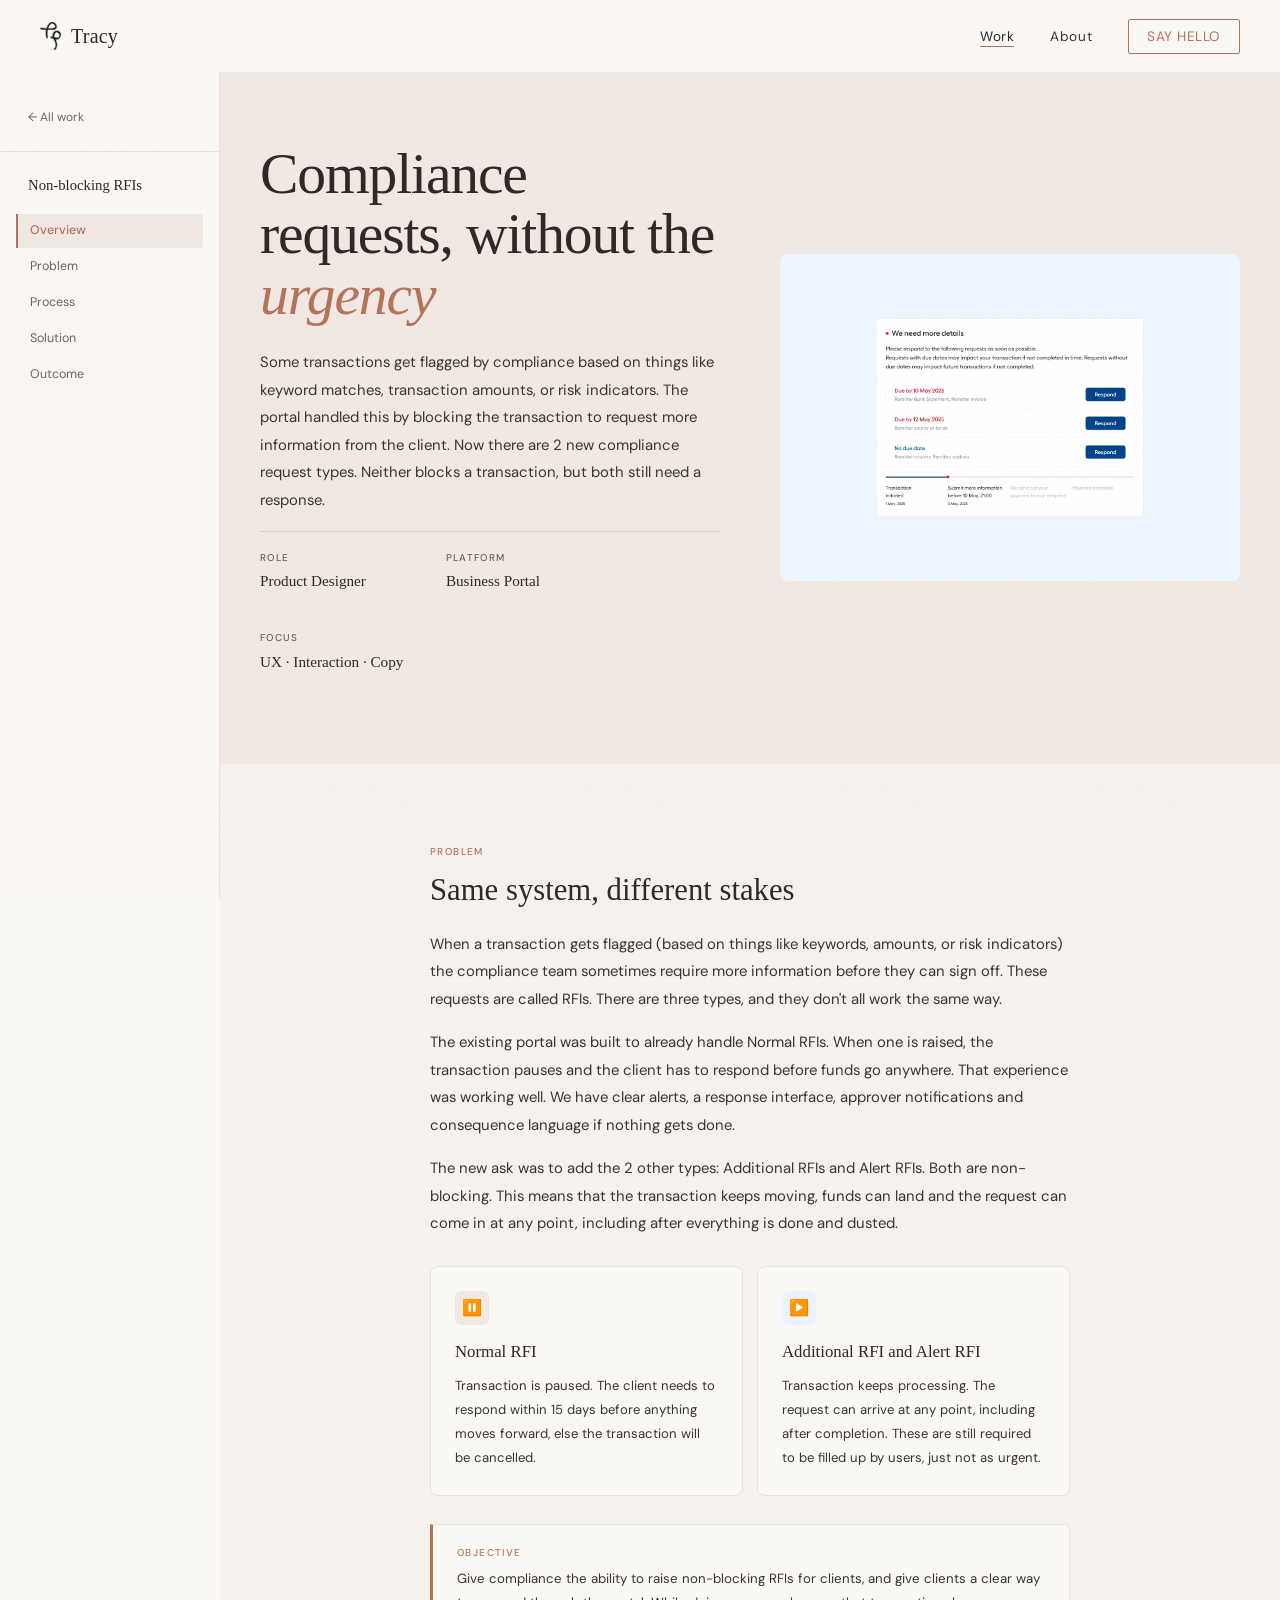
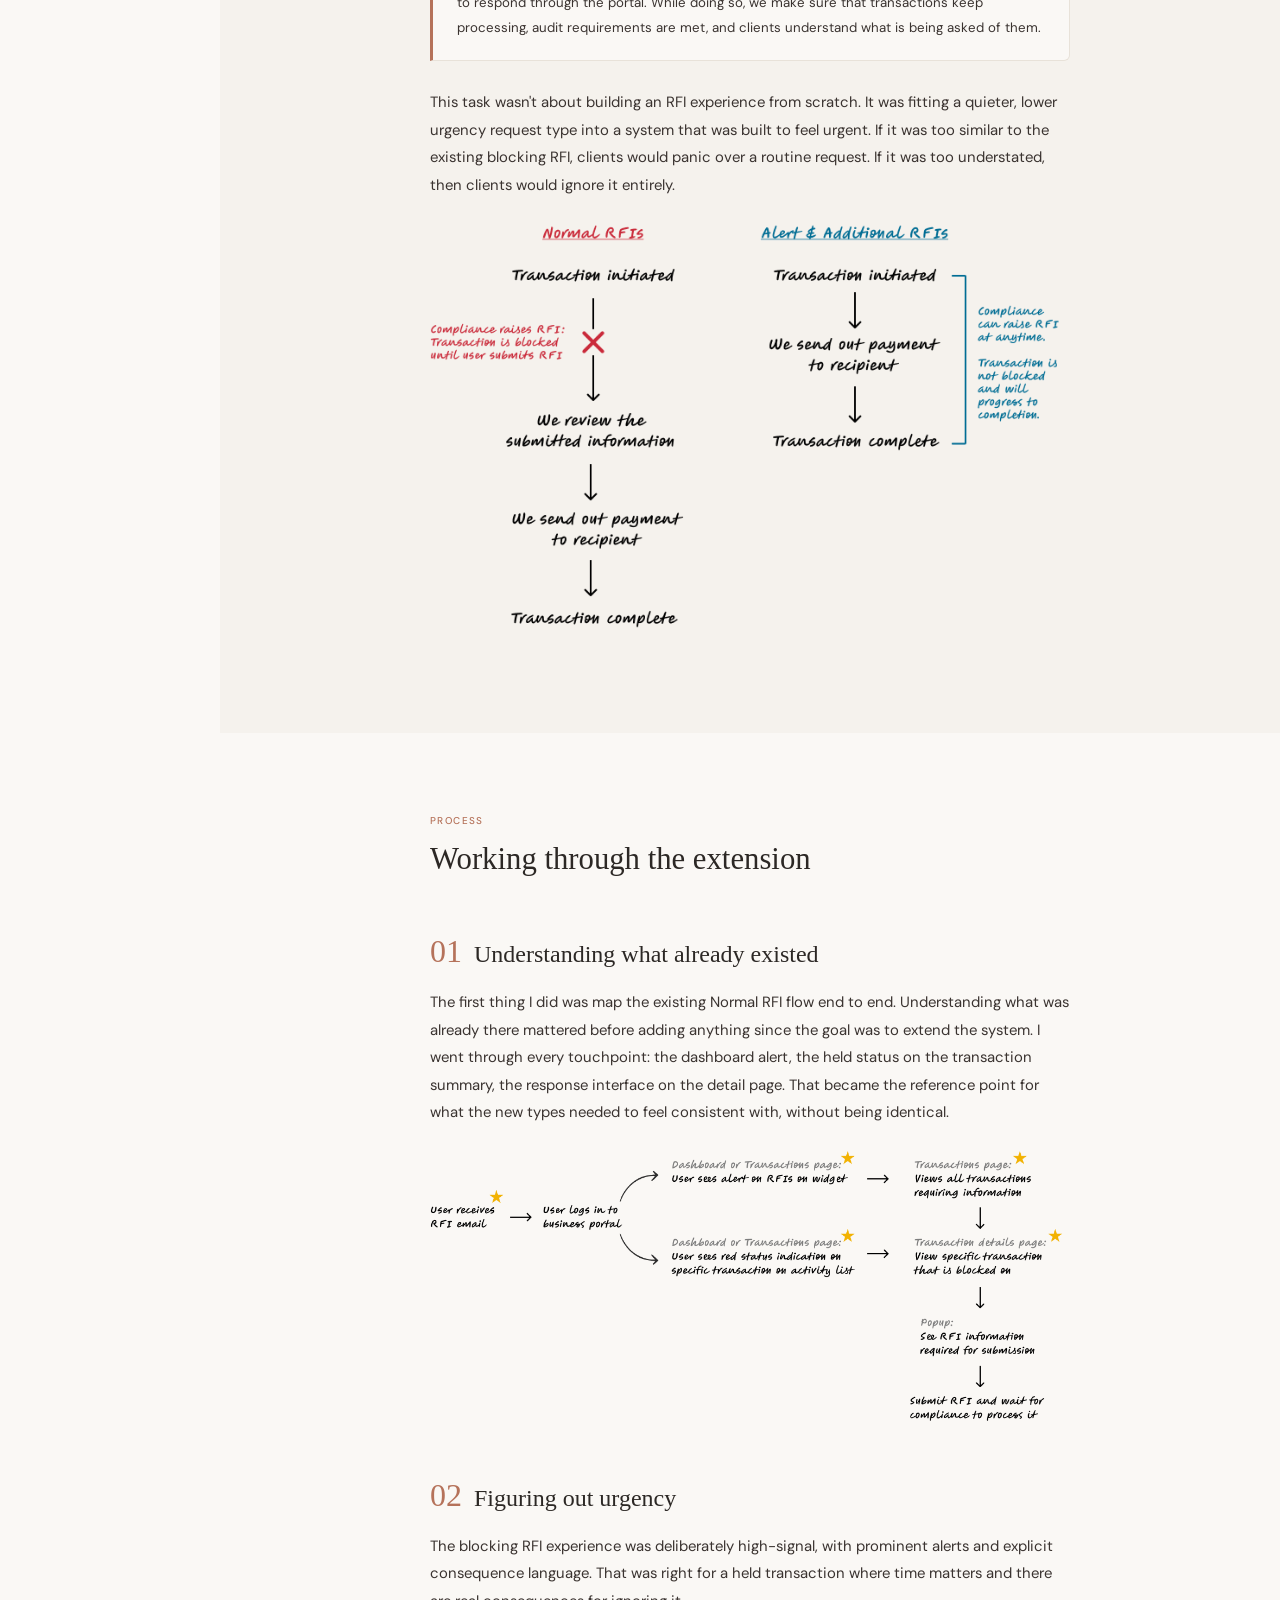
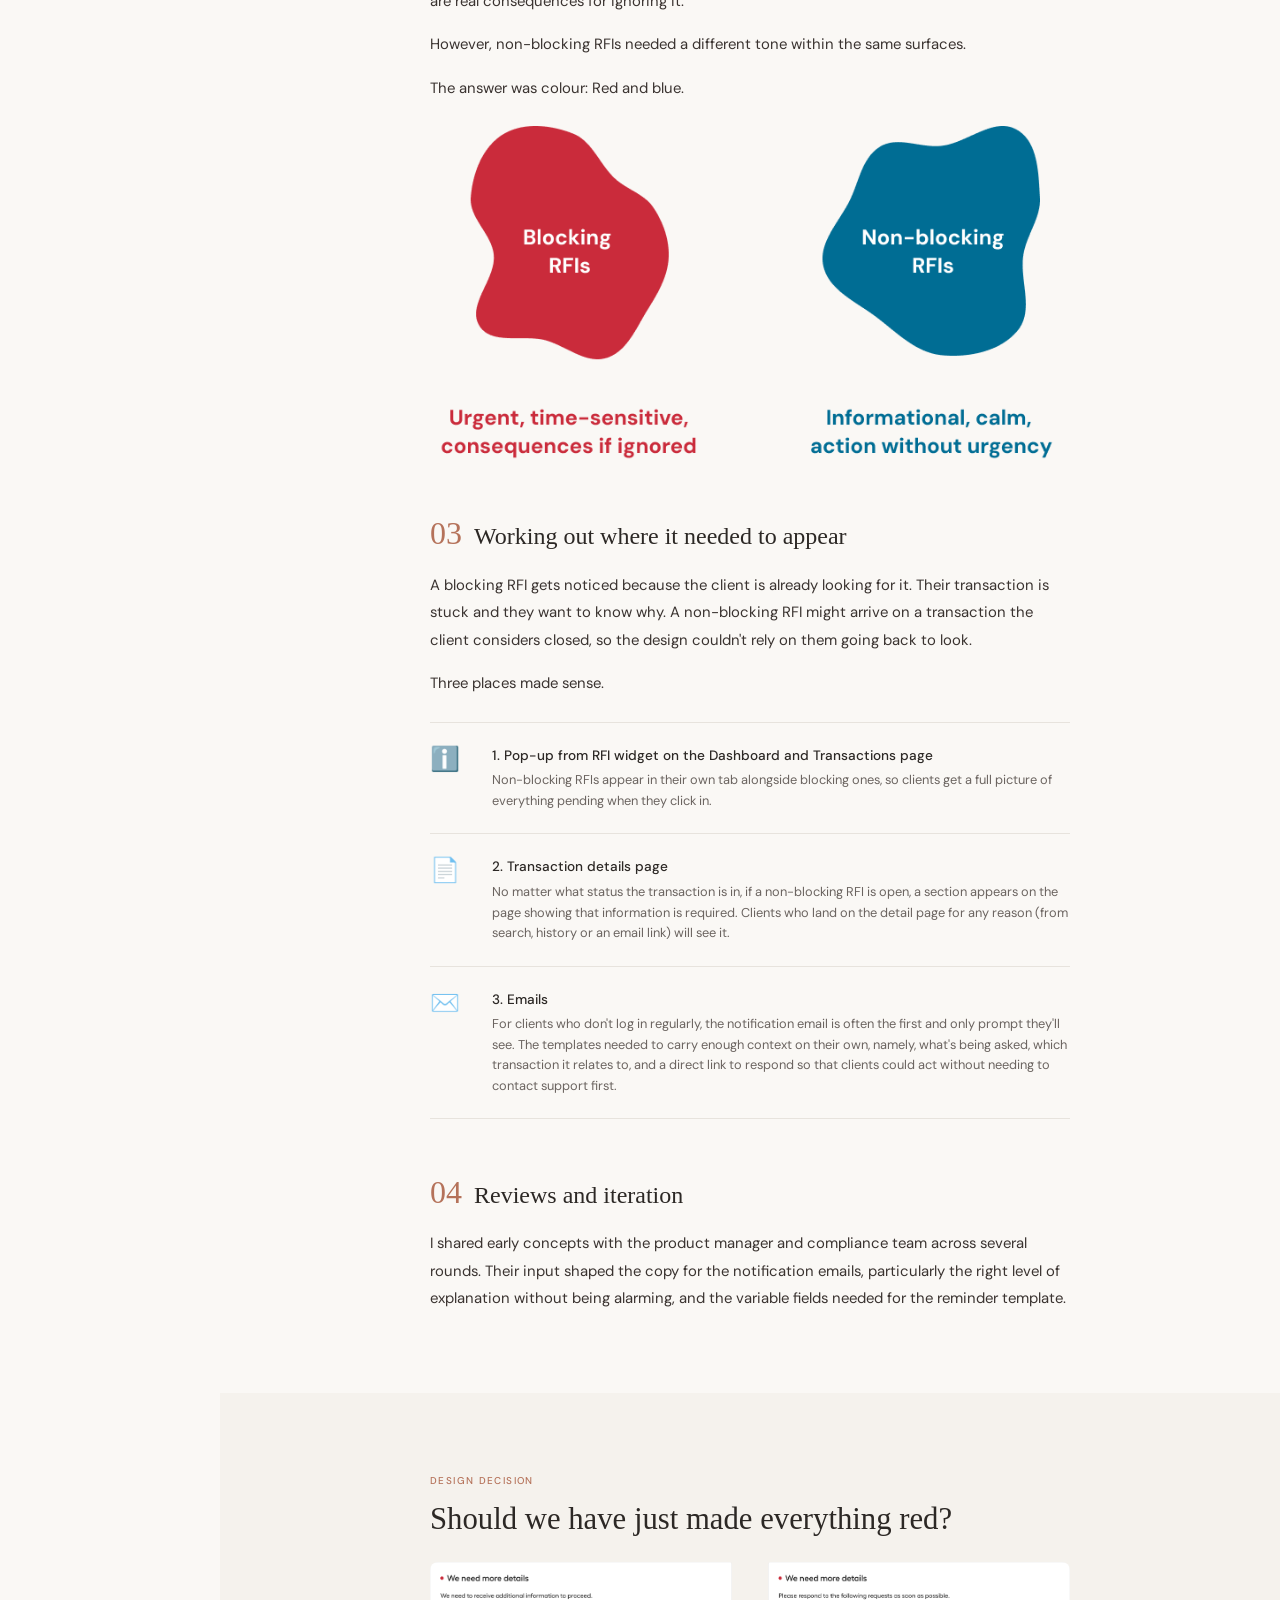
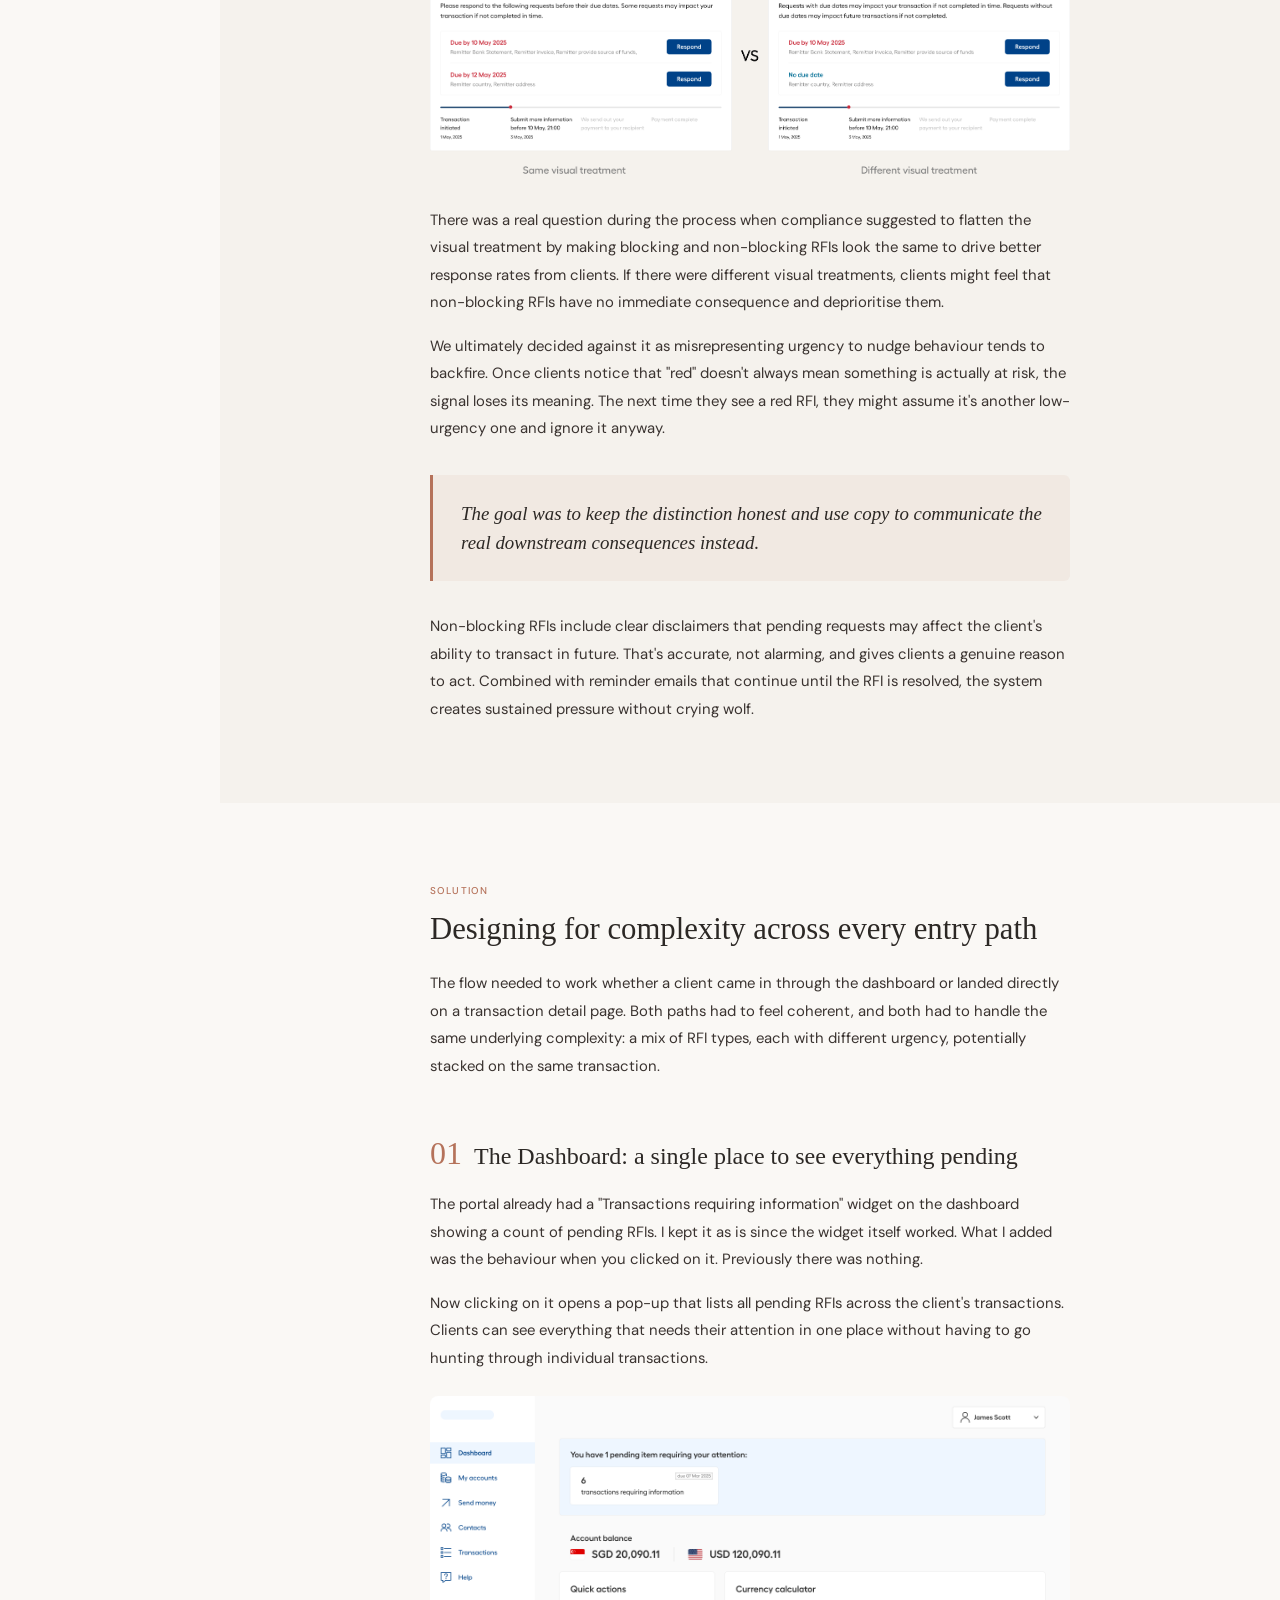
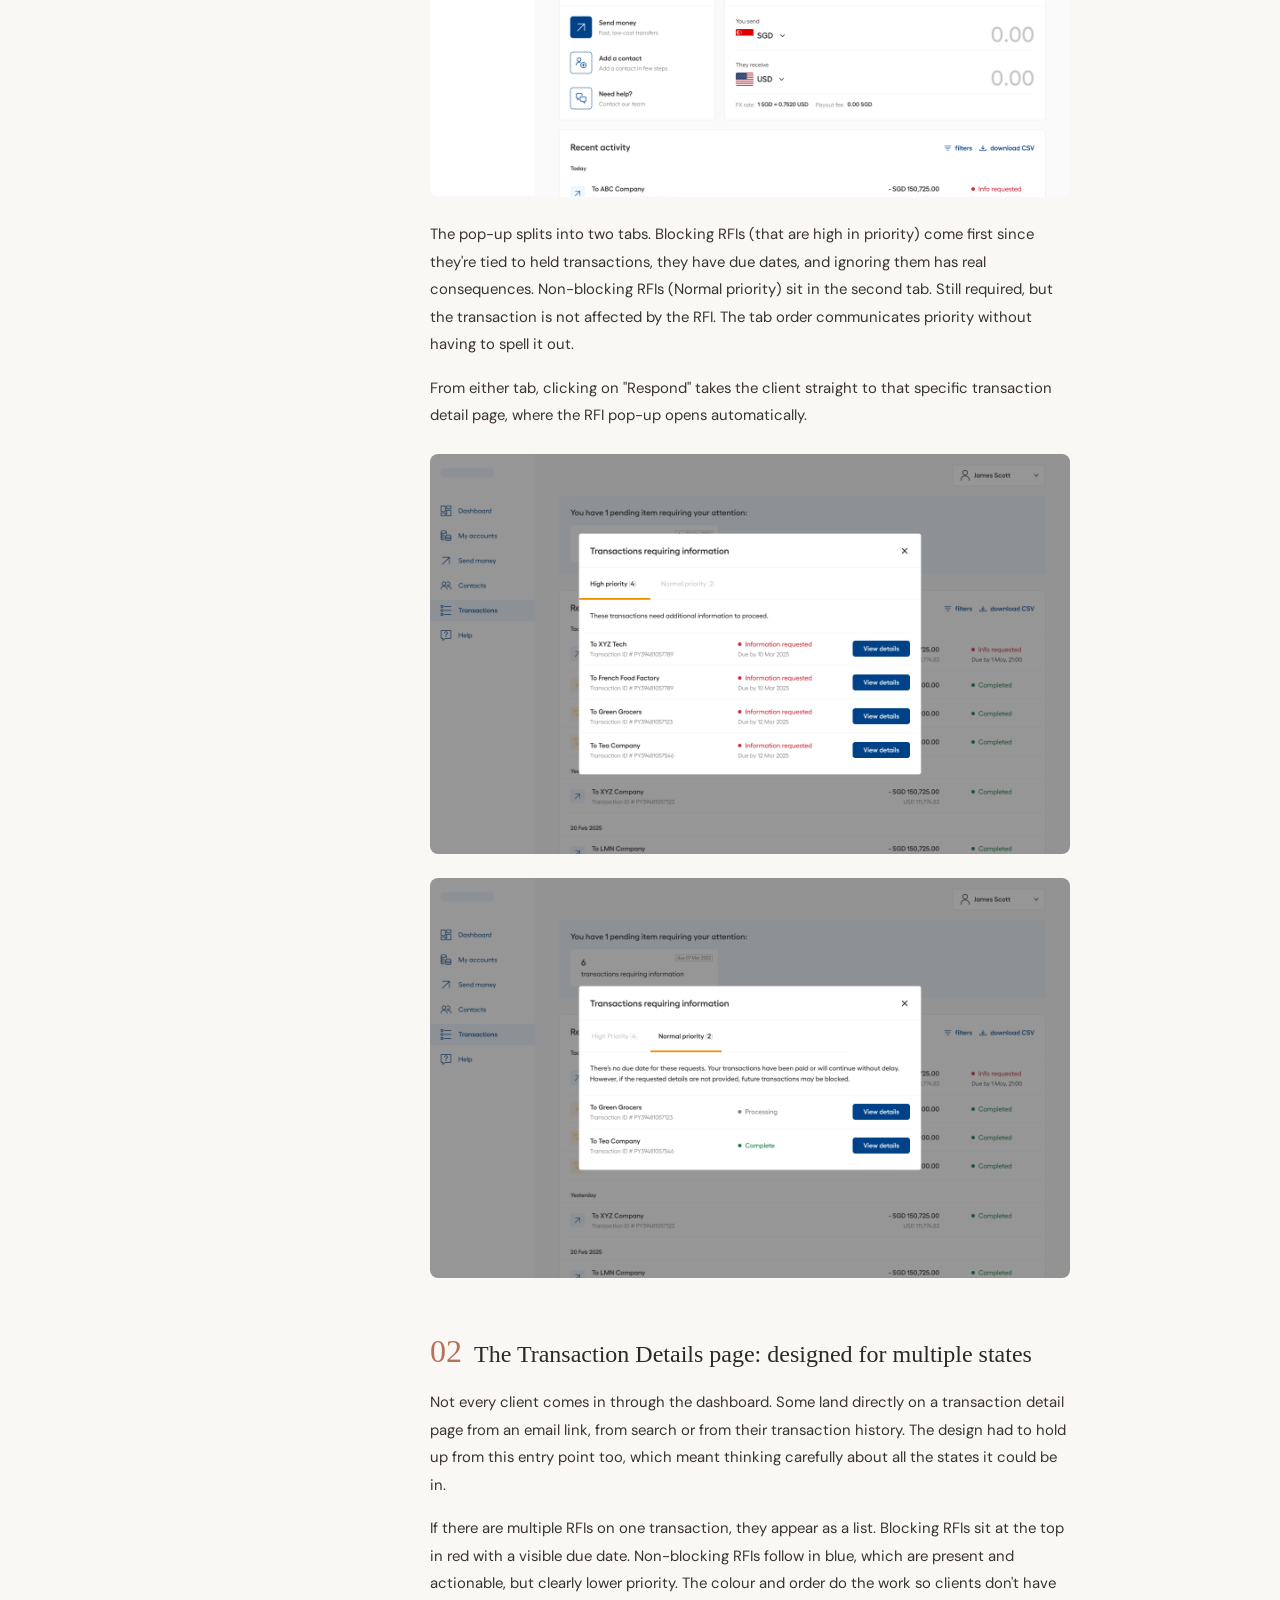
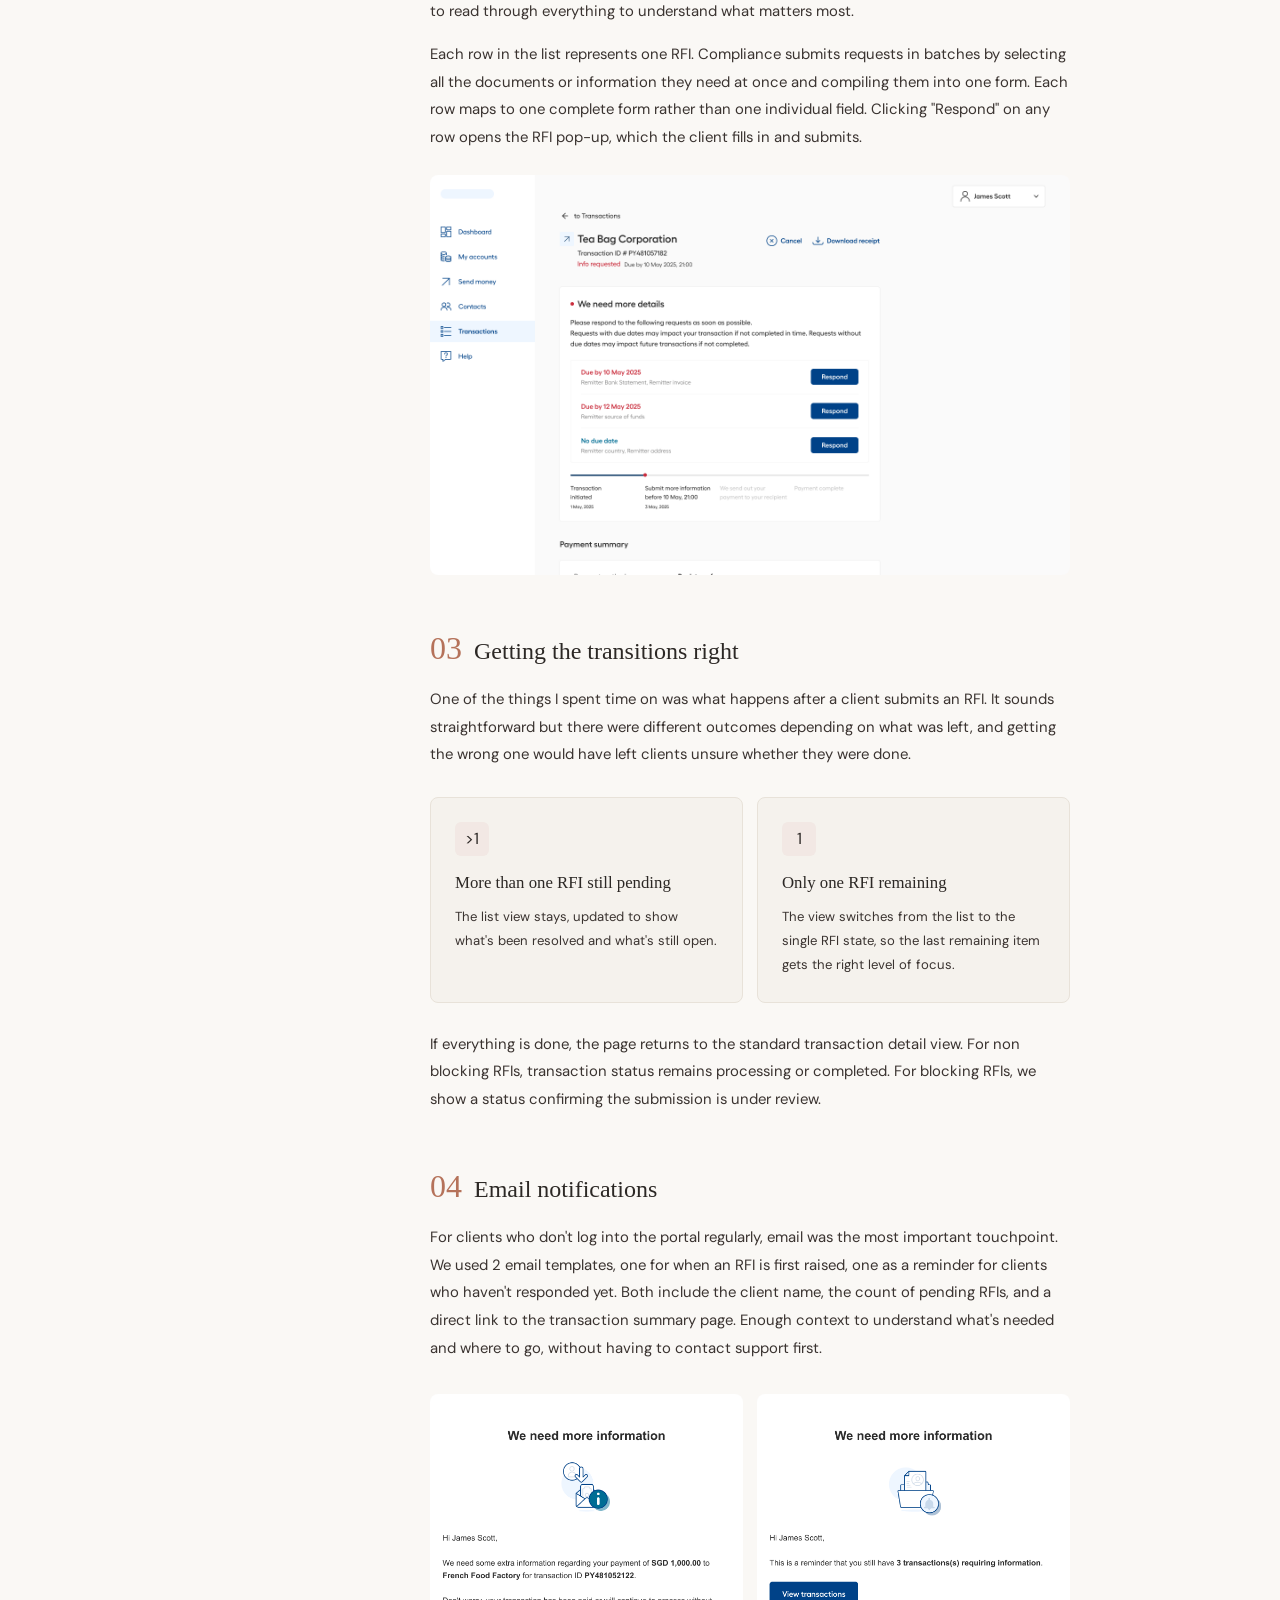
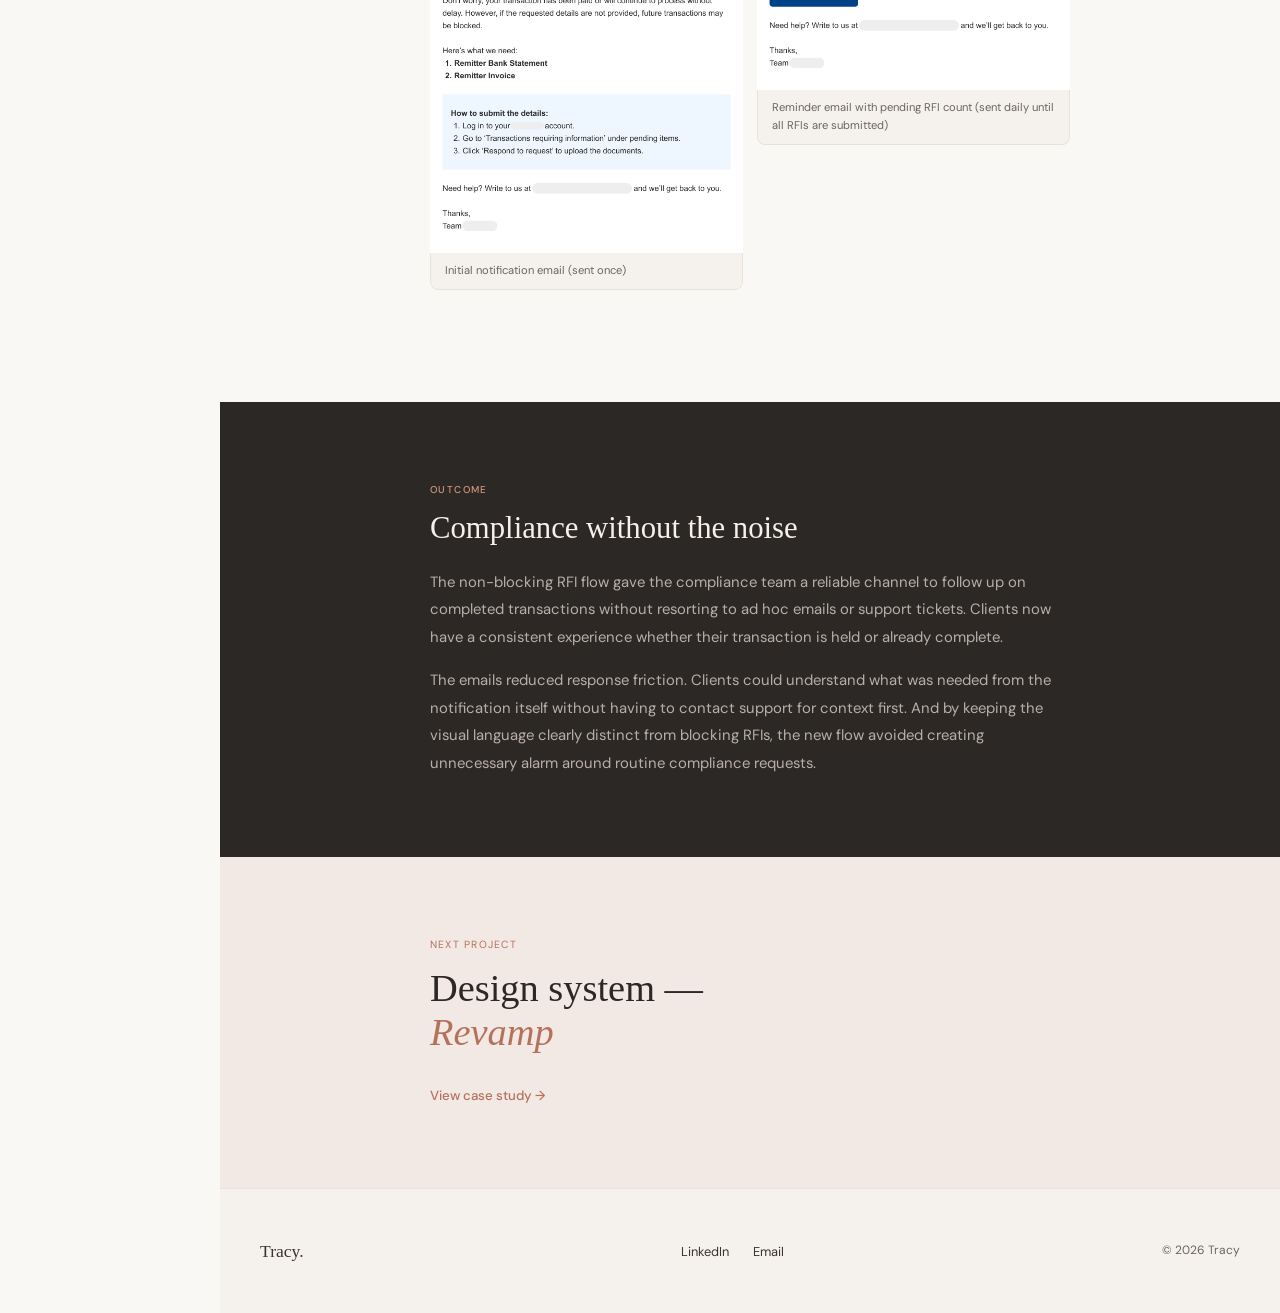
<file: cs-rfi.html>
<!DOCTYPE html>
<html lang="en">
<head>
  <meta charset="UTF-8" />
  <meta name="viewport" content="width=device-width, initial-scale=1.0, viewport-fit=cover" />
  <title>Non-blocking RFIs · Tracy</title>
  <link rel="preconnect" href="https://fonts.googleapis.com" />
  <link rel="preconnect" href="https://fonts.gstatic.com" crossorigin />
  <link href="https://fonts.googleapis.com/css2?family=Cormorant+Garamond:ital,wght@0,400;0,500;0,600;1,400;1,500&family=DM+Sans:wght@300;400;500&display=swap" rel="stylesheet" />
  <link rel="stylesheet" href="style.css" />
  <link rel="icon" type="image/png" href="logo-head.png" />
  <style>

    /* ── LAYOUT ── */
    .page-content {
      padding-top: var(--nav-h);
    }

    .cs-wrapper {
      display: block;
      min-height: 100vh;
    }

    /* ── LEFT SIDEBAR ── */
    .cs-sidebar {
      position: fixed;
      top: var(--nav-h);
      left: 0;
      width: 220px;
      height: calc(100vh - var(--nav-h));
      overflow-y: auto;
      border-right: 1px solid var(--sand);
      padding: 36px 0 40px;
      display: flex;
      flex-direction: column;
      background: var(--cream);
      z-index: 20;
    }

    .cs-sidebar-back {
      display: flex;
      align-items: center;
      gap: 8px;
      font-size: 0.75rem;
      color: var(--muted);
      padding: 0 28px 24px;
      border-bottom: 1px solid var(--sand);
      margin-bottom: 24px;
      transition: color 0.2s;
    }
    .cs-sidebar-back:hover { color: var(--accent); }

    .cs-sidebar-title {
      font-family: var(--font-display);
      font-size: 0.92rem;
      font-weight: 500;
      color: var(--ink);
      padding: 0 28px;
      margin-bottom: 18px;
      line-height: 1.35;
    }

    .cs-nav {
      list-style: none;
      display: flex;
      flex-direction: column;
      padding: 0 16px;
      gap: 2px;
      flex: 1;
    }
    .cs-nav a {
      display: block;
      font-size: 0.78rem;
      color: var(--muted);
      padding: 7px 12px;
      border-left: 2px solid transparent;
      border-radius: 0 2px 2px 0;
      transition: all 0.18s;
    }
    .cs-nav a:hover { color: var(--ink); background: var(--warm-white); }
    .cs-nav a.active {
      color: var(--accent);
      border-left-color: var(--accent);
      background: var(--accent-pale);
      font-weight: 500;
    }

    .cs-sidebar-footer {
      padding: 24px 28px 0;
      border-top: 1px solid var(--sand);
      margin-top: 16px;
    }
    .cs-sidebar-footer a {
      font-size: 0.73rem;
      color: var(--muted);
      display: block;
      margin-bottom: 8px;
      transition: color 0.2s;
    }
    .cs-sidebar-footer a:hover { color: var(--accent); }

    /* ── MAIN ── */
    .cs-main {
      margin-left: 220px;
      width: calc(100% - 220px);
    }

    /* ── BANDED SECTIONS ── */
    .cs-section {
      width: 100%;
      scroll-margin-top: var(--nav-h);
      display: block;
    }
    .cs-section-inner {
      max-width: 760px;
      margin: 0 auto;
      padding: 80px 60px;
    }

    .cs-section.bg-cream  { background: var(--cream); }
    .cs-section.bg-warm   { background: var(--warm-white); }
    .cs-section.bg-pale   { background: var(--accent-pale); }
    .cs-section.bg-sand   { background: var(--sand); }
    .cs-section.bg-dark   { background: var(--ink); }
    .cs-section.bg-dark .cs-section-label { color: var(--accent-light); }
    .cs-section.bg-dark h2 { color: #F5F0EC; }
    .cs-section.bg-dark p  { color: #B8B0A8; }
    .cs-section.bg-dark .outcome-stat { color: var(--accent-light); }
    .cs-section.bg-dark .outcome-label { color: #8A827C; }
    .cs-section.bg-dark .outcome-card { background: rgba(255,255,255,0.06); border-color: rgba(255,255,255,0.1); }

    /* ── HERO ── */
    .cs-hero-section { background: var(--accent-pale); }
    .cs-hero-section .cs-section-inner {
      max-width: 100%;
      padding: 72px 40px 72px;
      box-sizing: border-box;
      display: grid;
      grid-template-columns: 1fr 1fr;
      gap: 60px;
      align-items: center;
      justify-content: center;
      max-width: 1200px;
      margin: 0 auto;
    }

    .cs-hero-right {
      display: flex;
      align-items: center;
      justify-content: center;
      overflow: hidden;
    }

    .cs-hero-right img {
      width: 100%;
      max-height: 420px;
      object-fit: contain;
      border-radius: 8px;
    }

    .cs-hero-tags { display: flex; gap: 8px; flex-wrap: wrap; margin-bottom: 20px; }

    .cs-hero-title {
      font-family: var(--font-display);
      font-size: clamp(2.6rem, 4.5vw, 4.8rem);
      font-weight: 400;
      line-height: 1.05;
      letter-spacing: -0.02em;
      margin-bottom: 24px;
      max-width: 680px;
    }
    .cs-hero-title em { font-style: italic; color: var(--accent); }

    .cs-hero-sub {
      font-size: 1rem;
      color: var(--ink-soft);
      line-height: 1.72;
      max-width: 520px;
      margin-bottom: 48px;
    }

    .cs-meta-strip {
      display: flex;
      gap: 0;
      border-top: 1px solid rgba(44,40,37,0.12);
      flex-wrap: wrap;
    }
    .cs-meta-item {
      padding: 18px 40px 18px 0;
      margin-right: 40px;
    }
    .cs-meta-item:last-child { margin-right: 0; }
    .cs-meta-label {
      font-size: 0.62rem;
      font-weight: 500;
      letter-spacing: 0.13em;
      text-transform: uppercase;
      color: var(--muted);
      margin-bottom: 4px;
    }
    .cs-meta-value {
      font-family: var(--font-display);
      font-size: 0.95rem;
      font-weight: 500;
      color: var(--ink);
    }

    /* ── SECTION TYPOGRAPHY ── */
    .cs-section-label {
      font-size: 0.62rem;
      font-weight: 500;
      letter-spacing: 0.14em;
      text-transform: uppercase;
      color: var(--accent);
      margin-bottom: 12px;
    }

    .cs-section h2 {
      font-family: var(--font-display);
      font-size: clamp(1.5rem, 2.4vw, 2.2rem);
      font-weight: 400;
      line-height: 1.2;
      margin-bottom: 22px;
      color: var(--ink);
    }
    .cs-section p {
      font-size: 0.93rem;
      line-height: 1.85;
      color: var(--ink-soft);
      margin-bottom: 16px;
    }
    .cs-section p:last-child { margin-bottom: 0; }
    .cs-section p strong { color: var(--ink); font-weight: 500; }

    /* Quote */
    .cs-quote {
      margin: 32px 0;
      padding: 24px 28px;
      border-left: 3px solid var(--accent);
      background: rgba(181,114,90,0.07);
      border-radius: 0 6px 6px 0;
    }
    .cs-quote p {
      font-family: var(--font-display);
      font-size: 1.18rem;
      font-style: italic;
      line-height: 1.55;
      color: var(--ink);
      margin: 0;
    }

    /* Two-col cards */
    .cs-two-col {
      display: grid;
      grid-template-columns: 1fr 1fr;
      gap: 14px;
      margin: 28px 0;
    }
    .cs-card {
      background: var(--cream);
      border: 1px solid var(--sand);
      border-radius: 8px;
      padding: 24px;
    }
    .cs-section.bg-warm .cs-card { background: var(--cream); }
    .cs-section.bg-cream .cs-card { background: var(--warm-white); }
    .cs-section.bg-pale .cs-card  { background: rgba(255,255,255,0.55); }
    .cs-card-icon {
      width: 34px; height: 34px;
      border-radius: 6px;
      display: flex; align-items: center; justify-content: center;
      font-size: 16px;
      margin-bottom: 14px;
    }
    .cs-card h4 {
      font-family: var(--font-display);
      font-size: 1.05rem;
      font-weight: 500;
      color: var(--ink);
      margin-bottom: 8px;
    }
    .cs-card p { font-size: 0.82rem; margin: 0; }

    /* Constraint block */
    .cs-constraint {
      background: var(--warm-white);
      border: 1px solid var(--sand);
      border-left: 3px solid var(--accent);
      border-radius: 0 6px 6px 0;
      padding: 20px 24px;
      margin: 28px 0;
    }
    .cs-section.bg-warm .cs-constraint { background: var(--cream); }
    .cs-constraint .cs-section-label { margin-bottom: 6px; }
    .cs-constraint p { font-size: 0.83rem; margin: 0; }

    /* Steps */
    .cs-steps { margin: 24px 0; }
    .cs-step {
      display: grid;
      grid-template-columns: 44px 1fr;
      gap: 18px;
      padding: 22px 0;
      border-bottom: 1px solid rgba(196,186,176,0.35);
    }
    .cs-step:first-child { border-top: 1px solid rgba(196,186,176,0.35); }
    .cs-step-num {
      font-family: var(--font-display);
      font-size: 1.5rem;
      color: var(--accent);
      opacity: 1;
      line-height: 1;
      padding-top: 2px;
    }
    .cs-step-title { font-size: 0.85rem; font-weight: 500; color: var(--ink); margin-bottom: 4px; }
    .cs-step-desc  { font-size: 0.8rem; color: var(--muted); line-height: 1.6; }
    
    /* Images */
    .cs-image { margin: 32px 0; border-radius: 8px; overflow: hidden; }
    .cs-image img { width: 100%; display: block; }
    .cs-image figcaption {
      padding: 9px 14px;
      font-size: 0.7rem;
      color: var(--muted);
      background: var(--warm-white);
      border: 1px solid var(--sand);
      border-top: none;
      border-radius: 0 0 8px 8px;
    }
    .cs-image-2col {
      display: grid; grid-template-columns: 1fr 1fr; gap: 14px; margin: 32px 0;
    }
    .cs-image-2col .cs-image { margin: 0; }

    /* Screenshot slot */
    .cs-screenshot-slot {
      background: rgba(196,186,176,0.15);
      border: 1.5px dashed var(--stone);
      border-radius: 10px; padding: 44px 40px;
      text-align: center; margin: 28px 0;
    }
    .cs-screenshot-slot .slot-icon { font-size: 24px; display: block; margin-bottom: 8px; }
    .cs-screenshot-slot p { font-size: 0.78rem; color: var(--muted); margin: 0; font-style: italic; }

    /* Design decisions */
    .cs-decisions { margin: 8px 0; }
    .cs-decision {
      display: grid;
      grid-template-columns: 180px 1fr;
      gap: 28px;
      align-items: start;
      padding: 24px 0;
      border-top: 1px solid rgba(196,186,176,0.35);
    }
    .cs-decision:last-child { border-bottom: 1px solid rgba(196,186,176,0.35); }
    .cs-decision-label {
      font-size: 0.82rem;
      font-weight: 500;
      color: var(--ink);
      padding-top: 2px;
      line-height: 1.4;
    }
    .cs-decision p { font-size: 0.83rem; margin: 0; line-height: 1.75; }

    /* Outcomes */
    .outcomes-grid {
      display: grid; grid-template-columns: repeat(3, 1fr); gap: 14px; margin: 28px 0;
    }
    .outcome-card {
      padding: 24px 18px; border-radius: 8px; text-align: center;
      border: 1px solid var(--sand); background: var(--cream);
    }
    .outcome-stat {
      font-family: var(--font-display);
      font-size: 2rem; font-weight: 400; color: var(--accent);
      line-height: 1; margin-bottom: 8px;
    }
    .outcome-label { font-size: 0.72rem; color: var(--muted); line-height: 1.45; }

    /* Metric placeholder */
    .cs-metric-placeholder {
      display: inline-block;
      border: 1px dashed rgba(255,255,255,0.3);
      border-radius: 6px;
      padding: 14px 18px;
      margin-top: 20px;
      font-size: 0.8rem;
      font-style: italic;
      color: rgba(255,255,255,0.45);
    }

    /* Next project */
    .cs-next-section { background: var(--ink); }
    .cs-next-section .cs-section-inner { padding: 72px 60px; max-width: 100%; }
    .cs-next-label {
      font-size: 0.65rem; letter-spacing: 0.12em; text-transform: uppercase;
      color: var(--accent); margin-bottom: 12px;
    }
    .cs-next-title {
      font-family: var(--font-display);
      font-size: clamp(1.8rem, 3vw, 3rem);
      font-weight: 400; color: var(--ink);
      margin-bottom: 28px; line-height: 1.15;
    }
    .cs-next-link {
      display: inline-flex; align-items: center; gap: 10px;
      color: var(--accent); font-size: 0.83rem; font-weight: 500;
      transition: gap 0.2s;
    }
    .cs-next-link:hover { gap: 16px; }

    /* Process steps — same as cs-verify */
    .cs-process-step { margin-top: 48px; }
    .cs-process-step-header {
      display: flex;
      align-items: baseline;
      gap: 12px;
      margin-bottom: 12px;
    }
    .cs-process-step-num {
      font-family: var(--font-display);
      font-size: 2rem;
      color: var(--accent);
      opacity: 1;
      font-weight: 400;
      flex-shrink: 0;
    }
    .cs-process-step-title {
      font-family: var(--font-display);
      font-size: clamp(1.2rem, 2vw, 1.5rem);
      font-weight: 500;
      color: var(--ink);
      line-height: 1.2;
      margin: 0;
    }
    .cs-process-img {
      display: block;
      width: 100%;
      margin-top: 24px;
      margin-bottom: 24px;
      border-radius: 8px;
      aspect-ratio: unset;
      object-fit: cover;
      background: rgba(255,255,255,0);
      border: 0px solid var(--sand);
    }
    .cs-divider {
      border: none;
      border-top: 1px solid var(--sand);
      margin: 52px 0 48px;
    }
    .cs-subsection-title {
      font-family: var(--font-display);
      font-size: clamp(1.3rem, 2vw, 1.8rem);
      font-weight: 400;
      color: var(--ink);
      margin-bottom: 20px;
      line-height: 1.2;
    }

    /* Responsive */
    @media (max-width: 900px) {
      .cs-sidebar { display: none; }
      .cs-main { margin-left: 0; width: 100%; }
      .cs-hero-section .cs-section-inner,
      .cs-cover-wrap { padding-left: 24px; padding-right: 24px; }
      .cs-section-inner { padding: 48px 20px; }
      .cs-image-2col { grid-template-columns: 1fr; }
      .outcomes-grid { grid-template-columns: 1fr 1fr; }
      .cs-two-col { grid-template-columns: 1fr; }
      .cs-decision { grid-template-columns: 1fr; gap: 6px; }
      .cs-next-section .cs-section-inner { padding: 48px 20px; }
      .cs-hero-section .cs-section-inner {
        grid-template-columns: 1fr;
        padding: 48px 24px 40px;
      }
      .cs-hero-right { justify-content: center; }
    }

    @media (max-width: 560px) {
      .cs-meta-strip { flex-direction: column; }
      .cs-meta-item { padding: 12px 0; border-bottom: 1px solid rgba(44,40,37,0.08); margin-right: 0; }
      .outcomes-grid { grid-template-columns: 1fr; }
    }
  </style>
</head>
<body>

  <nav id="nav">
    <a href="index.html" class="nav-logo">
      <img src="logo.png" alt="" class="nav-logo-img" />
      Tracy
    </a>
    <ul class="nav-links">
      <li><a href="index.html" class="active">Work</a></li>
      <li><a href="about.html">About</a></li>
      <li><a href="mailto:tracygohyf@gmail.com" class="nav-cta">Say hello</a></li>
    </ul>
  </nav>

  <div class="page-content">
  <div class="cs-wrapper">

    <!-- LEFT SIDEBAR -->
    <aside class="cs-sidebar">
      <a href="index.html#works" class="cs-sidebar-back">← All work</a>
      <div class="cs-sidebar-title">Non-blocking RFIs</div>
      <ul class="cs-nav" id="cs-nav">
        <li><a href="#overview"   class="active">Overview</a></li>
        <li><a href="#problem"                  >Problem</a></li>
        <li><a href="#process"                  >Process</a></li>
        <li><a href="#solution"                 >Solution</a></li>
        <li><a href="#outcome"                  >Outcome</a></li>
      </ul>
    </aside>

    <main class="cs-main">

      <!-- ① HERO -->
      <section class="cs-section cs-hero-section" id="overview">
        <div class="cs-section-inner">
          <div>
            <h1 class="cs-hero-title fade-up">
              Compliance requests, without the <em>urgency</em>
            </h1>
            <p class="cs-hero-sub fade-up delay-1">
              Some transactions get flagged by compliance based on things like keyword matches, transaction amounts, or risk indicators. The portal handled this by blocking the transaction to request more information from the client. Now there are 2 new compliance request types. Neither blocks a transaction, but both still need a response.
            </p>
            <div class="cs-meta-strip fade-up delay-2">
              <div class="cs-meta-item">
                <div class="cs-meta-label">Role</div>
                <div class="cs-meta-value">Product Designer</div>
              </div>
              <div class="cs-meta-item">
                <div class="cs-meta-label">Platform</div>
                <div class="cs-meta-value">Business Portal</div>
              </div>
              <div class="cs-meta-item">
                <div class="cs-meta-label">Focus</div>
                <div class="cs-meta-value">UX · Interaction · Copy</div>
              </div>
            </div>
          </div>
          <div class="cs-hero-right">
            <img src="images/rfi.png" alt="RFI Business Portal" />
          </div>
        </div>
      </section>

      <!-- ② PROBLEM — warm white -->
      <section class="cs-section bg-warm" id="problem">
        <div class="cs-section-inner">
          <div class="cs-section-label">Problem</div>
          <h2>Same system, different stakes</h2>

          <p>When a transaction gets flagged (based on things like keywords, amounts, or risk indicators) the compliance team sometimes require more information before they can sign off. These requests are called RFIs. There are three types, and they don't all work the same way.</p>

          <p>The existing portal was built to already handle Normal RFIs. When one is raised, the transaction pauses and the client has to respond before funds go anywhere. That experience was working well. We have clear alerts, a response interface, approver notifications and consequence language if nothing gets done.</p>

          <p>The new ask was to add the 2 other types: Additional RFIs and Alert RFIs. Both are non-blocking. This means that the transaction keeps moving, funds can land and the request can come in at any point, including after everything is done and dusted.</p>

          <div class="cs-two-col">
            <div class="cs-card">
              <div class="cs-card-icon" style="background:#F2E8E4;">⏸️</div>
              <h4>Normal RFI</h4>
              <p>Transaction is paused. The client needs to respond within 15 days before anything moves forward, else the transaction will be cancelled.</p>
            </div>
            <div class="cs-card">
              <div class="cs-card-icon" style="background:#EEF2FF;">▶️</div>
              <h4>Additional RFI and Alert RFI</h4>
              <p>Transaction keeps processing. The request can arrive at any point, including after completion. These are still required to be filled up by users, just not as urgent.</p>
            </div>
          </div>

          <div class="cs-constraint">
            <div class="cs-section-label">Objective</div>
            <p>Give compliance the ability to raise non-blocking RFIs for clients, and give clients a clear way to respond through the portal.  While doing so, we make sure that transactions keep processing, audit requirements are met, and clients understand what is being asked of them.</p>
          </div>

          <p>This task wasn't about building an RFI experience from scratch. It was fitting a quieter, lower urgency request type into a system that was built to feel urgent. If it was too similar to the existing blocking RFI, clients would panic over a routine request. If it was too understated, then clients would ignore it entirely.</p>

          <img src="images/rfi-problem-01.png" alt="Blocking and Non-blocking RFI processes" class="cs-process-img" />
          </div>

      <!-- ③ PROCESS — cream -->
      <section class="cs-section bg-cream" id="process">
        <div class="cs-section-inner">
          <div class="cs-section-label">Process</div>
          <h2>Working through the extension</h2>

          <div class="cs-process-step">
            <div class="cs-process-step-header">
              <span class="cs-process-step-num">01</span>
              <h3 class="cs-process-step-title">Understanding what already existed</h3>
            </div>
            <p>The first thing I did was map the existing Normal RFI flow end to end. Understanding what was already there mattered before adding anything since the goal was to extend the system. I went through every touchpoint: the dashboard alert, the held status on the transaction summary, the response interface on the detail page. That became the reference point for what the new types needed to feel consistent with, without being identical.</p>
            <!-- Image slot -->
            <img src="images/rfi-process-01.png" alt="Existing blocking RFI process" class="cs-process-img" />
          </div>

          <div class="cs-process-step">
            <div class="cs-process-step-header">
              <span class="cs-process-step-num">02</span>
              <h3 class="cs-process-step-title">Figuring out urgency</h3>
            </div>
            <p>The blocking RFI experience was deliberately high-signal, with prominent alerts and explicit consequence language.  That was right for a held transaction where time matters and there are real consequences for ignoring it. </p> 
            <p>However, non-blocking RFIs needed a different tone within the same surfaces.</p>
            <p>The answer was colour: Red and blue.</p>
            <!-- Image slot -->
            <img src="images/rfi-process-02.png" alt="RFI colours" class="cs-process-img" />
          </div>

          <div class="cs-process-step">
            <div class="cs-process-step-header">
              <span class="cs-process-step-num">03</span>
              <h3 class="cs-process-step-title">Working out where it needed to appear</h3>
            </div>
            <p>A blocking RFI gets noticed because the client is already looking for it. Their transaction is stuck and they want to know why. A non-blocking RFI might arrive on a transaction the client considers closed, so the design couldn't rely on them going back to look.</p>
            <p>Three places made sense.</p>

            <div class="cs-steps">
            <div class="cs-step">
              <div class="cs-step-num">ℹ️</div>
              <div>
                <div class="cs-step-title">1. Pop-up from RFI widget on the Dashboard and Transactions page</div>
                <div class="cs-step-desc">Non-blocking RFIs appear in their own tab alongside blocking ones, so clients get a full picture of everything pending when they click in.</div>
              </div>
            </div>
            <div class="cs-step">
              <div class="cs-step-num">📄</div>
              <div>
                <div class="cs-step-title">2. Transaction details page</div>
                <div class="cs-step-desc">No matter what status the transaction is in, if a non-blocking RFI is open, a section appears on the page showing that information is required. Clients who land on the detail page for any reason (from search, history or an email link) will see it.</div>
              </div>
            </div>
            <div class="cs-step">
              <div class="cs-step-num">✉️</div>
              <div>
                <div class="cs-step-title">3. Emails</div>
                <div class="cs-step-desc">For clients who don't log in regularly, the notification email is often the first and only prompt they'll see. The templates needed to carry enough context on their own, namely, what's being asked, which transaction it relates to, and a direct link to respond so that clients could act without needing to contact support first.</div>
              </div>
            </div>
          </div>

          <div class="cs-process-step">
            <div class="cs-process-step-header">
              <span class="cs-process-step-num">04</span>
              <h3 class="cs-process-step-title">Reviews and iteration</h3>
            </div>
            <p>I shared early concepts with the product manager and compliance team across several rounds. Their input shaped the copy for the notification emails, particularly the right level of explanation without being alarming, and the variable fields needed for the reminder template.</p>
          </div>

        </div>
      </section>

       <!-- ④b DESIGN DECISIONS — warm -->
      <section class="cs-section bg-warm" id="decisions">
        <div class="cs-section-inner">
          <div class="cs-section-label">Design Decision</div>
          <h2>Should we have just made everything red?</h2>
          <img src="images/rfi-decision-01.png" alt="Red vs Blue" class="cs-process-img" />
          <p>There was a real question during the process when compliance suggested to flatten the visual treatment by making blocking and non-blocking RFIs look the same to drive better response rates from clients. If there were different visual treatments, clients might feel that non-blocking RFIs have no immediate consequence and deprioritise them.</p>

          <p>We ultimately decided against it as misrepresenting urgency to nudge behaviour tends to backfire. Once clients notice that "red" doesn't always mean something is actually at risk, the signal loses its meaning. The next time they see a red RFI, they might assume it's another low-urgency one and ignore it anyway.</p>

          <div class="cs-quote">
            <p>The goal was to keep the distinction honest and use copy to communicate the real downstream consequences instead.</p>
          </div>

          <p>Non-blocking RFIs include clear disclaimers that pending requests may affect the client's ability to transact in future. That's accurate, not alarming, and gives clients a genuine reason to act. Combined with reminder emails that continue until the RFI is resolved, the system creates sustained pressure without crying wolf.</p>
        </div>
      </section>

      <!-- ④ SOLUTION — cream -->
      <section class="cs-section bg-cream" id="solution">
        <div class="cs-section-inner">
          <div class="cs-section-label">Solution</div>
          <h2>Designing for complexity across every entry path</h2>
          <p>The flow needed to work whether a client came in through the dashboard or landed directly on a transaction detail page. Both paths had to feel coherent, and both had to handle the same underlying complexity: a mix of RFI types, each with different urgency, potentially stacked on the same transaction.</p>

          <div class="cs-process-step">
            <div class="cs-process-step-header">
              <span class="cs-process-step-num">01</span>
              <h3 class="cs-process-step-title">The Dashboard: a single place to see everything pending</h3>
            </div>
          <p>The portal already had a "Transactions requiring information" widget on the dashboard showing a count of pending RFIs. I kept it as is since the widget itself worked. What I added was the behaviour when you clicked on it. Previously there was nothing. </p>
          <p>Now clicking on it opens a pop-up that lists all pending RFIs across the client's transactions. Clients can see everything that needs their attention in one place without having to go hunting through individual transactions.</p>

          <img src="images/rfi-solution-01.png" alt="Dashboard widget showing pending RFI count" class="cs-process-img" />

          <p>The pop-up splits into two tabs. Blocking RFIs (that are high in priority) come first since they're tied to held transactions, they have due dates, and ignoring them has real consequences. Non-blocking RFIs (Normal priority) sit in the second tab. Still required, but the transaction is not affected by the RFI. The tab order communicates priority without having to spell it out.</p>
          <p>From either tab, clicking on "Respond" takes the client straight to that specific transaction detail page, where the RFI pop-up opens automatically.</p>

          <img src="images/rfi-solution-02.png" alt="High priority tab" class="cs-process-img" />
          <img src="images/rfi-solution-03.png" alt="Normal priority tab" class="cs-process-img" />


          <div class="cs-process-step">
            <div class="cs-process-step-header">
              <span class="cs-process-step-num">02</span>
              <h3 class="cs-process-step-title">The Transaction Details page: designed for multiple states</h3>
            </div>
          <p>Not every client comes in through the dashboard. Some land directly on a transaction detail page from an email link, from search or from their transaction history. The design had to hold up from this entry point too, which meant thinking carefully about all the states it could be in.</p>
          <p>If there are multiple RFIs on one transaction, they appear as a list. Blocking RFIs sit at the top in red with a visible due date. Non-blocking RFIs follow in blue, which are present and actionable, but clearly lower priority. The colour and order do the work so clients don't have to read through everything to understand what matters most.</p>
          <p>Each row in the list represents one RFI. Compliance submits requests in batches by selecting all the documents or information they need at once and compiling them into one form. Each row maps to one complete form rather than one individual field. Clicking "Respond" on any row opens the RFI pop-up, which the client fills in and submits.</p>
          
          <!--<div class="cs-constraint">
            <div class="cs-section-label">Design decision</div>
            <p>There was a real question during the process about whether to flatten the visual treatment. Compliance requested to make blocking and non-blocking RFIs look the same. Both would have red colour titles with due dates tied to them so clients couldn't tell the difference. If clients can see that non-blocking RFIs have no immediate consequence, some will deprioritise them. Instead, uniform urgency would drive better response rates.</p>
            <p>We ultimately decided against it as misrepresenting urgency to nudge behaviour tends to backfire. Once clients notice that "red" doesn't always mean something is actually at risk, the signal loses its meaning. The next time they see a red RFI, they might assume it's another low-urgency one and ignore it anyway — and now you've broken the one thing that was working.</p>
            <p>The goal was to keep the distinction honest and use copy to communicate the real downstream consequences instead.</p>          
            <p>Non-blocking RFIs include a clear note that pending requests may affect the client's ability to transact in future. That's accurate, not alarmist, and gives clients a genuine reason to act. Combined with reminder emails that continue until the RFI is resolved, the system creates sustained pressure without crying wolf.</p>
          </div>-->

          <img src="images/rfi-solution-04.png" alt="Transaction detail page with multiple mixed RFIs" class="cs-process-img" />

          <div class="cs-process-step">
            <div class="cs-process-step-header">
              <span class="cs-process-step-num">03</span>
              <h3 class="cs-process-step-title">Getting the transitions right</h3>
            </div>
          <p>One of the things I spent time on was what happens after a client submits an RFI. It sounds straightforward but there were different outcomes depending on what was left, and getting the wrong one would have left clients unsure whether they were done.</p>

          <div class="cs-two-col">
            <div class="cs-card">
              <div class="cs-card-icon" style="background:#F2E8E4;">>1</div>
              <h4>More than one RFI still pending</h4>
              <p>The list view stays, updated to show what's been resolved and what's still open.</p>
            </div>
            <div class="cs-card">
              <div class="cs-card-icon" style="background:#F2E8E4;">1</div>
              <h4>Only one RFI remaining</h4>
              <p>The view switches from the list to the single RFI state, so the last remaining item gets the right level of focus.</p>
            </div>
          </div>

          <p>If everything is done, the page returns to the standard transaction detail view. For non blocking RFIs, transaction status remains processing or completed. For blocking RFIs, we show a status confirming the submission is under review.</p>


          <div class="cs-process-step">
            <div class="cs-process-step-header">
              <span class="cs-process-step-num">04</span>
              <h3 class="cs-process-step-title">Email notifications</h3>
            </div>
          <p>For clients who don't log into the portal regularly, email was the most important touchpoint. We used 2 email templates, one for when an RFI is first raised, one as a reminder for clients who haven't responded yet. Both include the client name, the count of pending RFIs, and a direct link to the transaction summary page. Enough context to understand what's needed and where to go, without having to contact support first.</p>

          <div class="cs-image-2col">
            <figure class="cs-image">
              <img src="images/rfi-solution-05.png" alt="Initial RFI notification email" />
              <figcaption>Initial notification email (sent once)</figcaption>
            </figure>
            <figure class="cs-image">
              <img src="images/rfi-solution-06.png" alt="RFI reminder email" />
              <figcaption>Reminder email with pending RFI count (sent daily until all RFIs are submitted)</figcaption>
            </figure>
          </div>

        </div>
      </section>

      <!-- ⑤ OUTCOME — dark -->
      <section class="cs-section bg-dark" id="outcome">
        <div class="cs-section-inner">
          <div class="cs-section-label">Outcome</div>
          <h2>Compliance without the noise</h2>
          <p>The non-blocking RFI flow gave the compliance team a reliable channel to follow up on completed transactions without resorting to ad hoc emails or support tickets. Clients now have a consistent experience whether their transaction is held or already complete.</p>
          <p>The emails reduced response friction. Clients could understand what was needed from the notification itself without having to contact support for context first. And by keeping the visual language clearly distinct from blocking RFIs, the new flow avoided creating unnecessary alarm around routine compliance requests.</p>
        </div>
      </section>

       <!-- ⑦ NEXT -->
      <section class="cs-section bg-pale">
        <div class="cs-section-inner">
          <div class="cs-next-label">Next project</div>
          <div class="cs-next-title" style="color:var(--ink);">Design system — <br/><em style="font-style:italic;color:var(--accent);">Revamp</em></div>
          <a href="cs-design-system.html" class="cs-next-link" style="color:var(--accent);">View case study →</a>
        </div>
      </section>

      <footer style="margin-top: 0">
        <span class="footer-name">Tracy.</span>
        <ul class="footer-links">
          <li><a href="https://www.linkedin.com/in/tracygyf/" target="_blank">LinkedIn</a></li>
          <li><a href="mailto:tracy@email.com">Email</a></li>
        </ul>
        <span class="footer-copy">© 2026 Tracy</span>
      </footer>
    </main>
  </div>
  </div>

  <script>
    const nav = document.getElementById('nav');
    window.addEventListener('scroll', () => nav.classList.toggle('scrolled', window.scrollY > 20));

    document.querySelectorAll('.fade-up').forEach(el => {
      el.style.animationPlayState = 'running';
    });

    const sections = document.querySelectorAll('.cs-section[id]');
    const navLinks = document.querySelectorAll('#cs-nav a');
    window.addEventListener('scroll', () => {
      let current = '';
      sections.forEach(s => { if (window.scrollY >= s.offsetTop - 140) current = s.id; });
      navLinks.forEach(a => { a.classList.toggle('active', a.getAttribute('href') === '#' + current); });
    }, { passive: true });

    const ua = navigator.userAgent || '';
    const isInApp = /Telegram|Instagram|FBAN|FBAV|Twitter|Line|WeChat|MicroMessenger/i.test(ua);
    if (isInApp) document.getElementById('inapp-banner').style.display = 'block';
  </script>
</body>
</html>
</file>
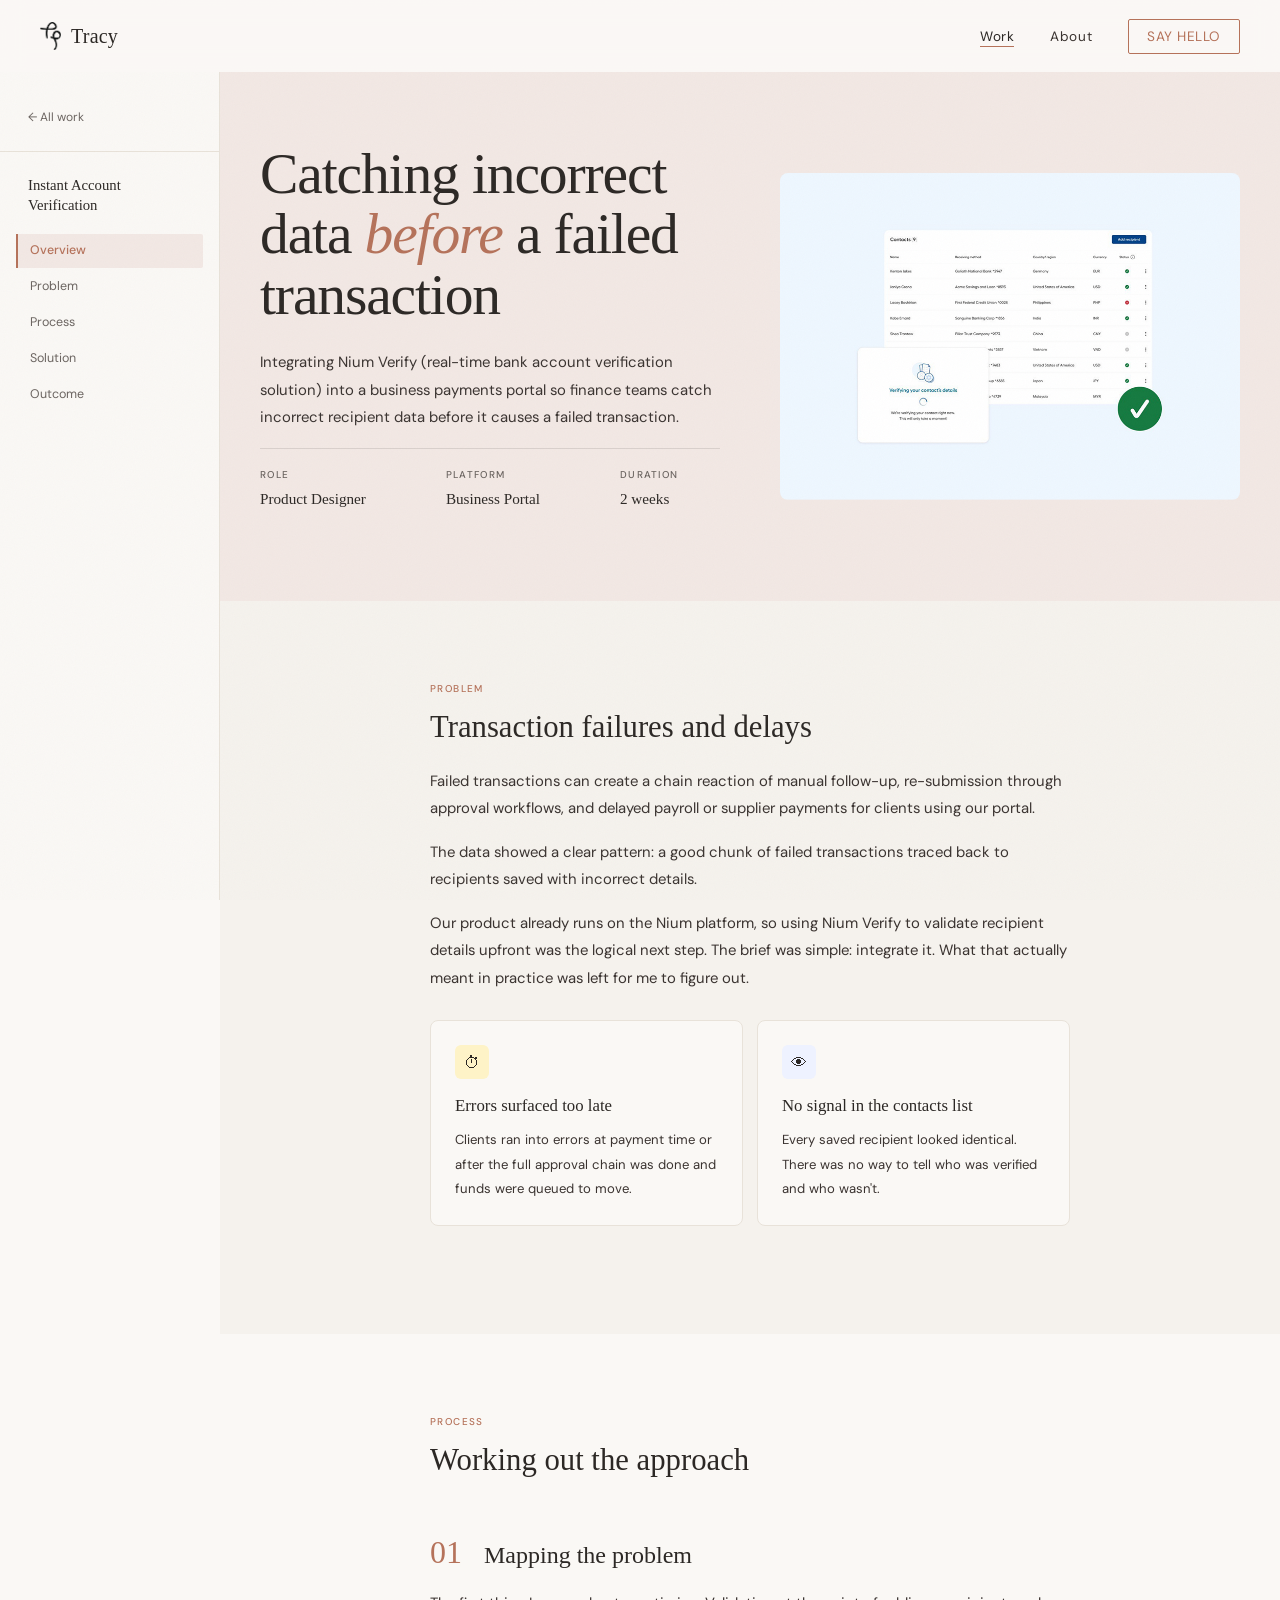
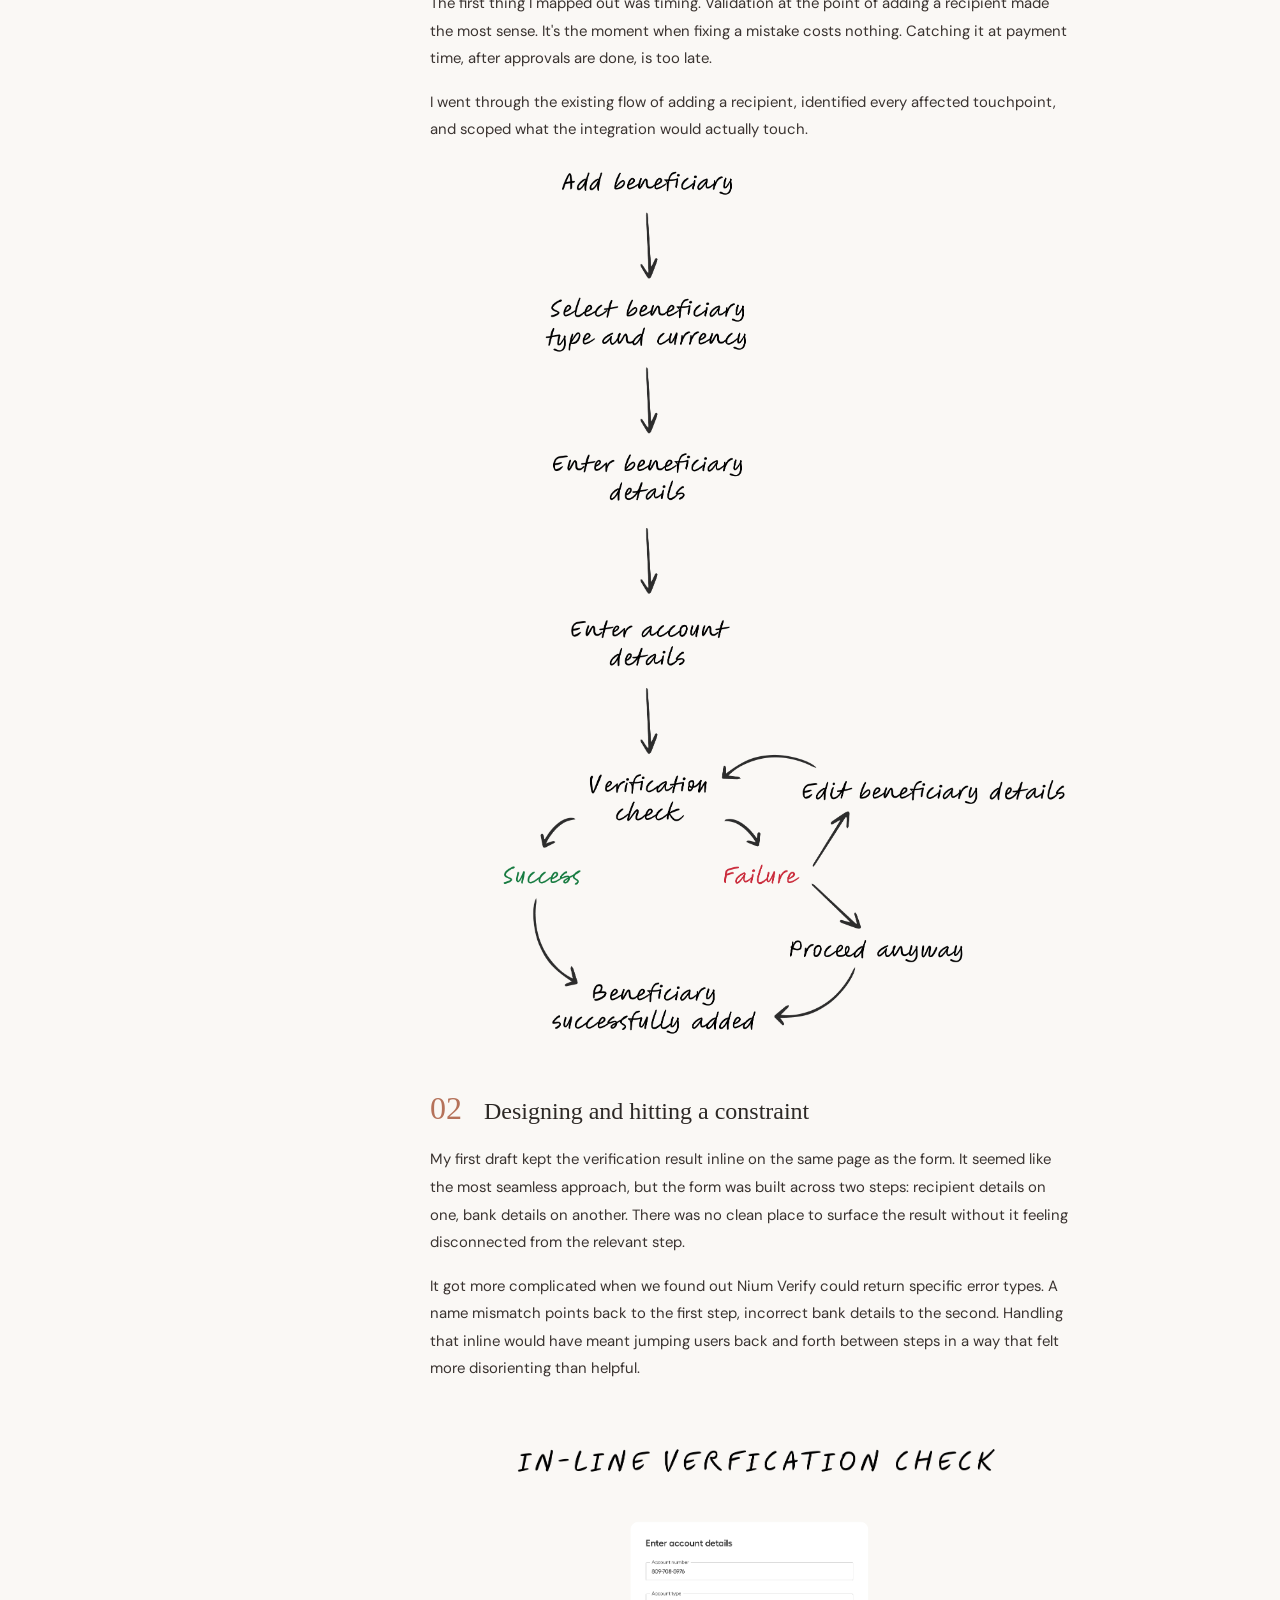
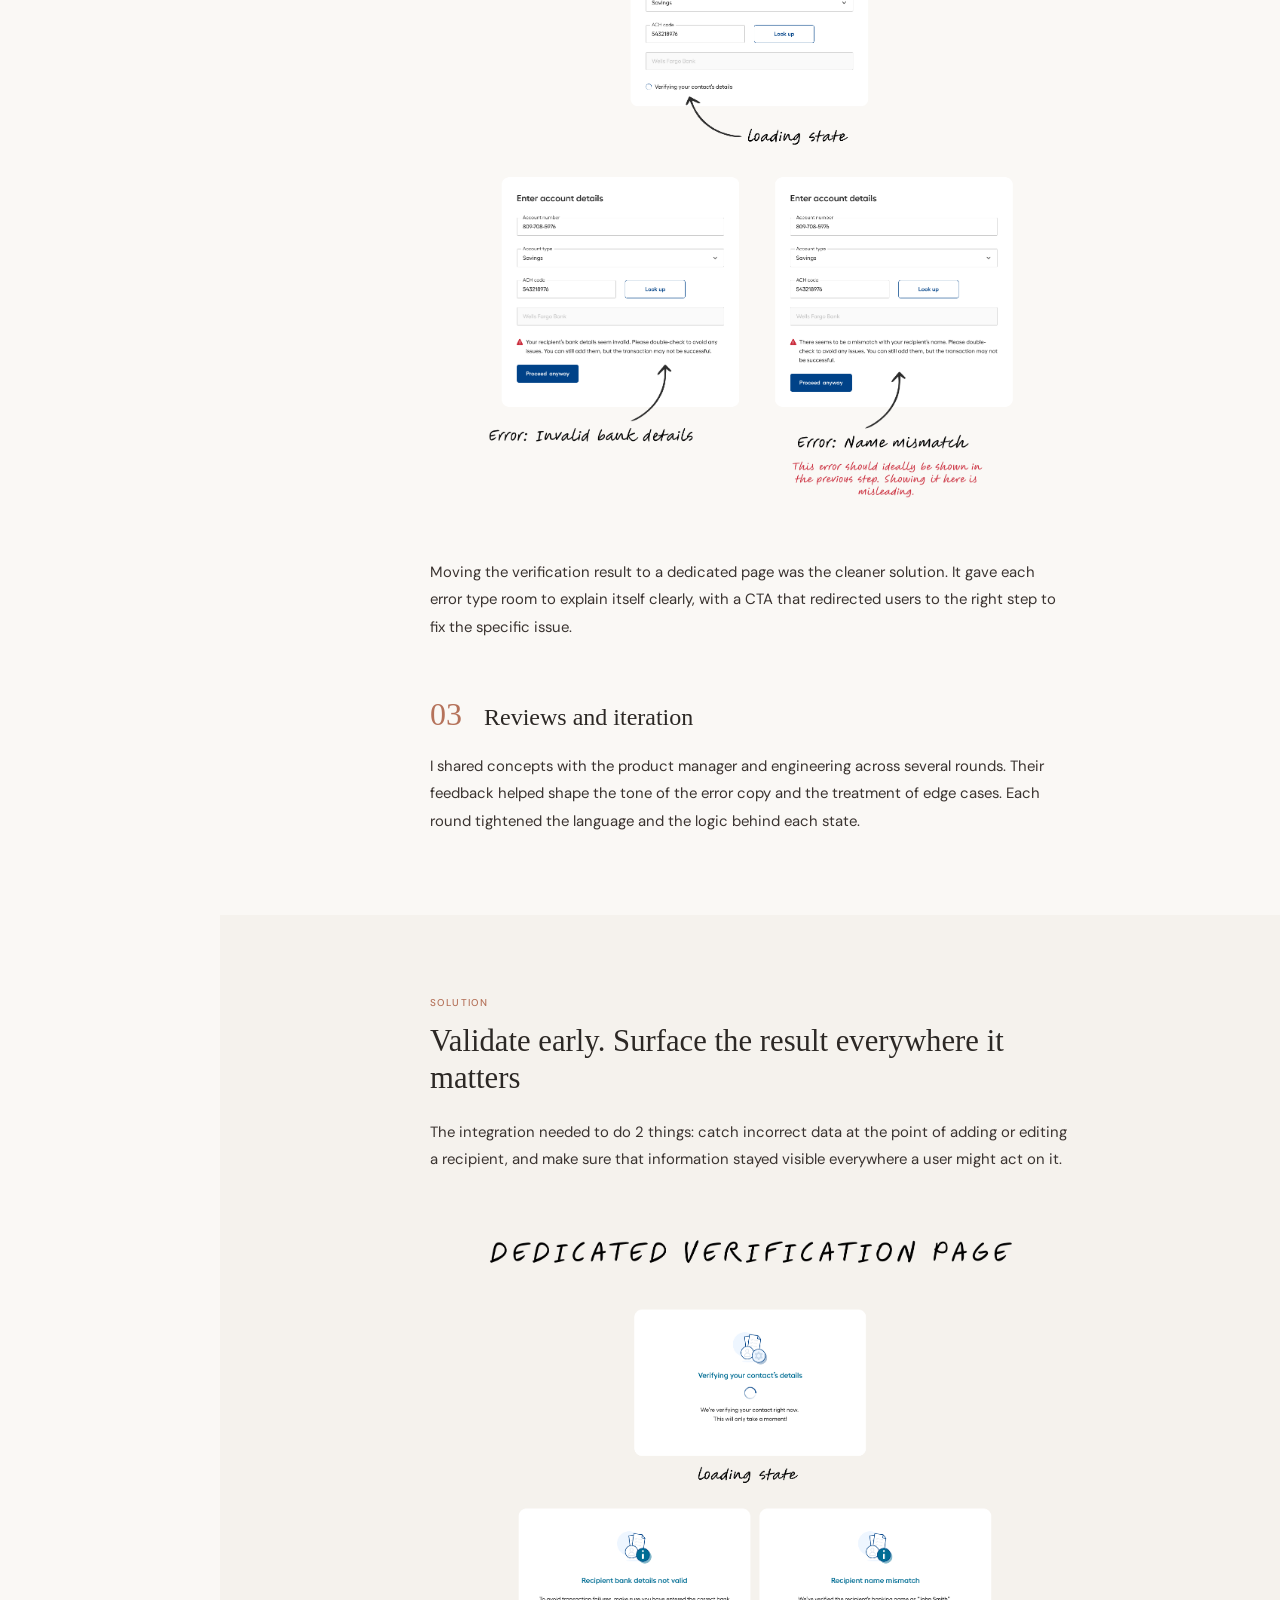
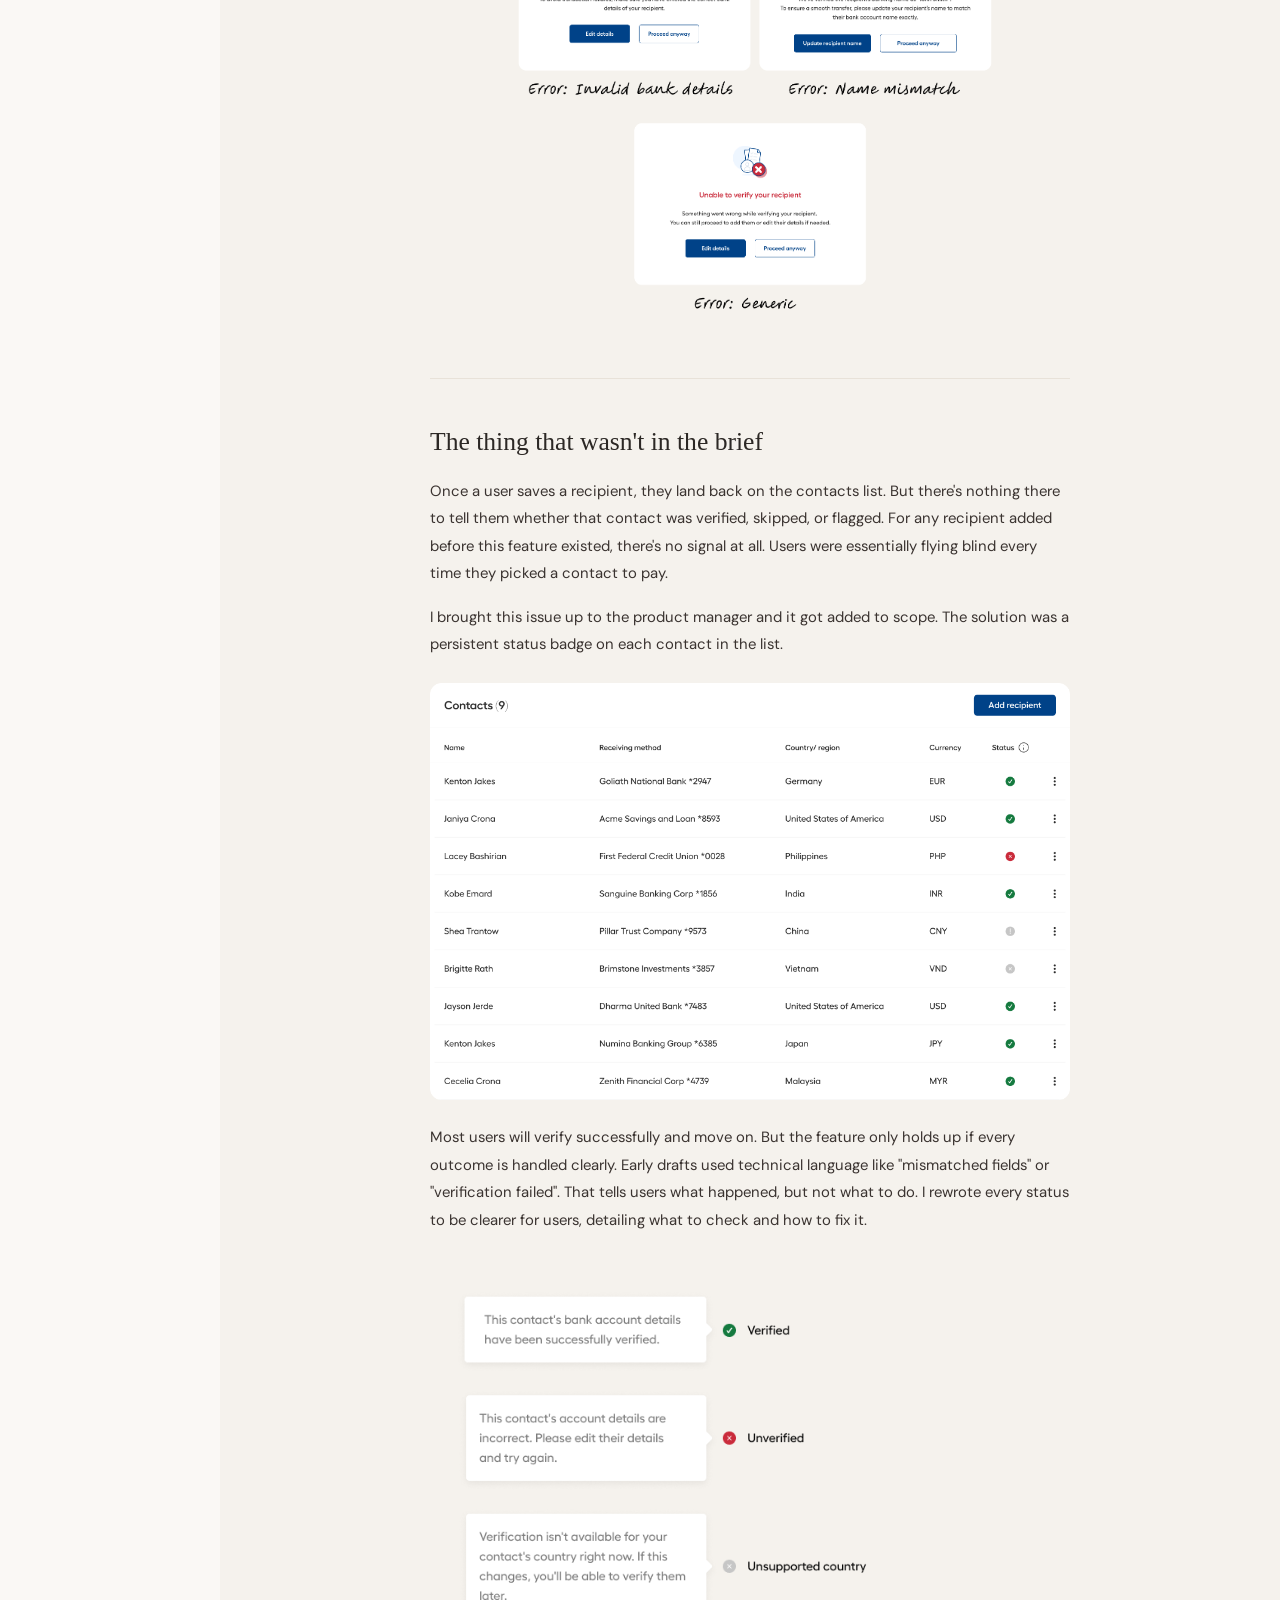
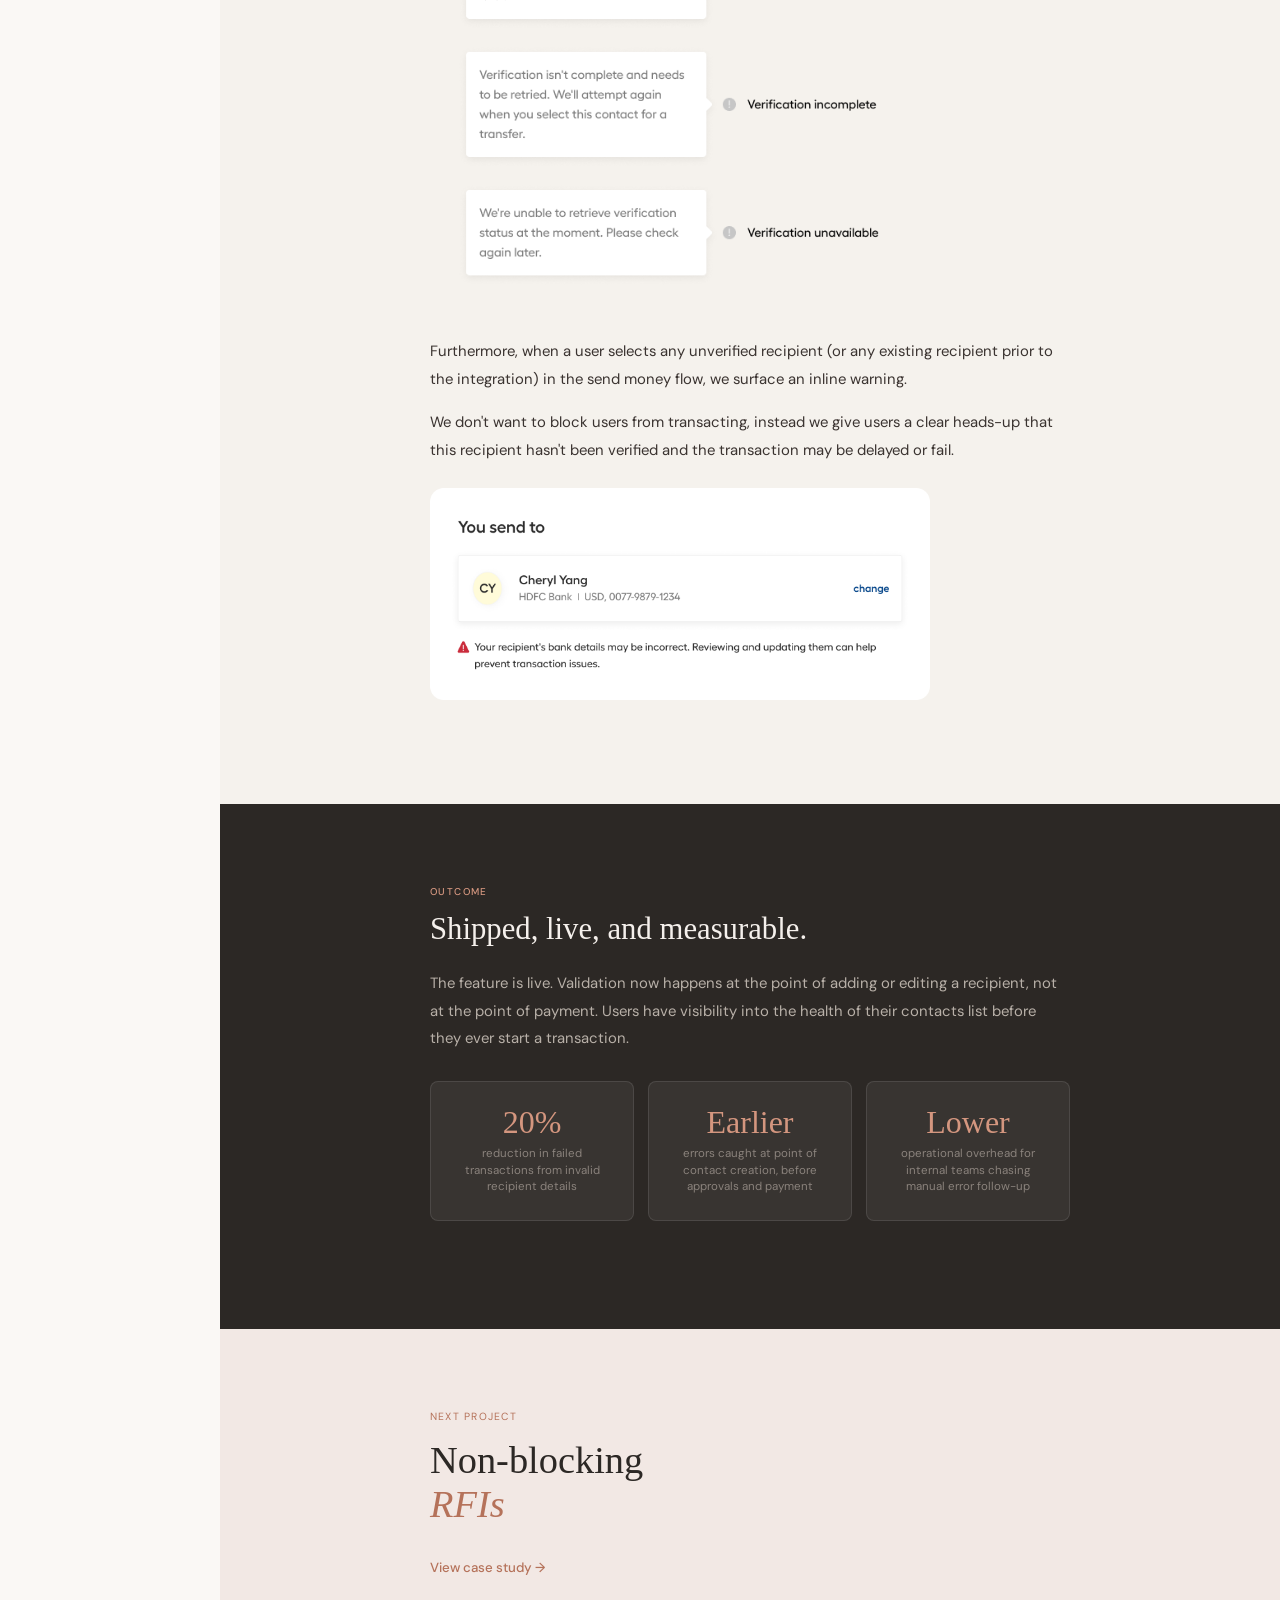
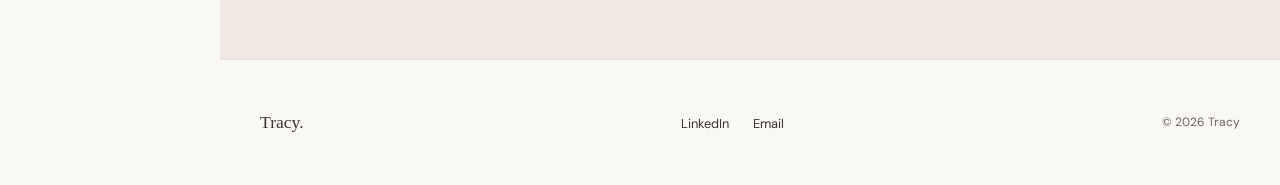
<file: cs-verify.html>
<!DOCTYPE html>
<html lang="en">
<head>
  <meta charset="UTF-8" />
  <meta name="viewport" content="width=device-width, initial-scale=1.0, viewport-fit=cover" />
  <title>Verify (Business Portal) · Tracy</title>
  <link rel="preconnect" href="https://fonts.googleapis.com" />
  <link rel="preconnect" href="https://fonts.gstatic.com" crossorigin />
  <link href="https://fonts.googleapis.com/css2?family=Cormorant+Garamond:ital,wght@0,400;0,500;0,600;1,400;1,500&family=DM+Sans:wght@300;400;500&display=swap" rel="stylesheet" />
  <link rel="stylesheet" href="style.css" />
  <link rel="icon" type="image/png" href="logo-head.png" />
  <style>

    /* ── LAYOUT ── */
    /* Override page-content container constraints */
    .page-content {
      padding-top: var(--nav-h);
    }

    .cs-wrapper {
      display: block; /* sidebar is fixed, main just needs full width */
      min-height: 100vh;
    }

    /* ── LEFT SIDEBAR ── */
    .cs-sidebar {
      position: fixed;
      top: var(--nav-h);
      left: 0;
      width: 220px;
      height: calc(100vh - var(--nav-h));
      overflow-y: auto;
      border-right: 1px solid var(--sand);
      padding: 36px 0 40px;
      display: flex;
      flex-direction: column;
      background: var(--cream);
      z-index: 20;
    }

    .cs-sidebar-back {
      display: flex;
      align-items: center;
      gap: 8px;
      font-size: 0.75rem;
      color: var(--muted);
      padding: 0 28px 24px;
      border-bottom: 1px solid var(--sand);
      margin-bottom: 24px;
      transition: color 0.2s;
    }
    .cs-sidebar-back:hover { color: var(--accent); }

    .cs-sidebar-title {
      font-family: var(--font-display);
      font-size: 0.92rem;
      font-weight: 500;
      color: var(--ink);
      padding: 0 28px;
      margin-bottom: 18px;
      line-height: 1.35;
    }

    .cs-nav {
      list-style: none;
      display: flex;
      flex-direction: column;
      padding: 0 16px;
      gap: 2px;
      flex: 1;
    }
    .cs-nav a {
      display: block;
      font-size: 0.78rem;
      color: var(--muted);
      padding: 7px 12px;
      border-left: 2px solid transparent;
      border-radius: 0 2px 2px 0;
      transition: all 0.18s;
    }
    .cs-nav a:hover { color: var(--ink); background: var(--warm-white); }
    .cs-nav a.active {
      color: var(--accent);
      border-left-color: var(--accent);
      background: var(--accent-pale);
      font-weight: 500;
    }

    .cs-sidebar-footer {
      padding: 24px 28px 0;
      border-top: 1px solid var(--sand);
      margin-top: 16px;
    }
    .cs-sidebar-footer a {
      font-size: 0.73rem;
      color: var(--muted);
      display: block;
      margin-bottom: 8px;
      transition: color 0.2s;
    }
    .cs-sidebar-footer a:hover { color: var(--accent); }

    /* ── MAIN ── */
    .cs-main {
      margin-left: 220px;
      width: calc(100% - 220px);
    }

    /* ── BANDED SECTIONS ── */
    .cs-section {
      width: 100%;
      scroll-margin-top: var(--nav-h);
      display: block;
    }
    .cs-section-inner {
      max-width: 760px;
      margin: 0 auto;
      padding: 80px 60px;
    }

    .cs-section.bg-cream  { background: var(--cream); }
    .cs-section.bg-warm   { background: var(--warm-white); }
    .cs-section.bg-pale   { background: var(--accent-pale); }
    .cs-section.bg-sand   { background: var(--sand); }
    .cs-section.bg-dark   {
      background: var(--ink);
    }
    .cs-section.bg-dark .cs-section-label { color: var(--accent-light); }
    .cs-section.bg-dark h2 { color: #F5F0EC; }
    .cs-section.bg-dark p  { color: #B8B0A8; }
    .cs-section.bg-dark .outcome-stat { color: var(--accent-light); }
    .cs-section.bg-dark .outcome-label { color: #8A827C; }
    .cs-section.bg-dark .outcome-card { background: rgba(255,255,255,0.06); border-color: rgba(255,255,255,0.1); }

    /* ── HERO ── */
    .cs-hero-section { background: var(--accent-pale); }
    .cs-hero-section .cs-section-inner {
      max-width: 100%;
      padding: 72px 40px 72px;
      box-sizing: border-box;
      display: grid;
      grid-template-columns: 1fr 1fr;
      gap: 60px;
      align-items: center;
      justify-content: center; /* add this */
      max-width: 1200px;       /* add this */
      margin: 0 auto;          /* add this */
    }

    .cs-hero-right {
      display: flex;
      align-items: center;
      justify-content: center;
      overflow: hidden;
    }

    .cs-hero-right img {
      width: 100%;
      max-height: 420px;
      object-fit: contain;
      border-radius: 8px;
    }

    .cs-hero-tags { display: flex; gap: 8px; flex-wrap: wrap; margin-bottom: 20px; }

    .cs-hero-title {
      font-family: var(--font-display);
      font-size: clamp(2.6rem, 4.5vw, 4.8rem);
      font-weight: 400;
      line-height: 1.05;
      letter-spacing: -0.02em;
      margin-bottom: 24px;
      max-width: 680px;
    }
    .cs-hero-title em { font-style: italic; color: var(--accent); }

    .cs-hero-sub {
      font-size: 1rem;
      color: var(--ink-soft);
      line-height: 1.72;
      max-width: 520px;
      margin-bottom: 48px;
    }

    .cs-meta-strip {
      display: flex;
      gap: 0;
      border-top: 1px solid rgba(44,40,37,0.12);
      flex-wrap: wrap;
    }
    .cs-meta-item {
      padding: 18px 40px 18px 0;
      margin-right: 40px;
    }
    .cs-meta-item:last-child { margin-right: 0; }
    .cs-meta-label {
      font-size: 0.62rem;
      font-weight: 500;
      letter-spacing: 0.13em;
      text-transform: uppercase;
      color: var(--muted);
      margin-bottom: 4px;
    }
    .cs-meta-value {
      font-family: var(--font-display);
      font-size: 0.95rem;
      font-weight: 500;
      color: var(--ink);
    }

    /* Cover — flush to bottom of hero band */
    .cs-cover-wrap {
      padding: 40px 80px 0;
      overflow: hidden;
      box-sizing: border-box;
      width: 100%;
    }
    .cs-cover-wrap img {
      width: 100%; display: block;
      border-radius: 8px 8px 0 0;
      box-shadow: 0 -6px 32px rgba(44,40,37,0.1);
    }
    .cs-cover-placeholder {
      height: 320px;
      background: linear-gradient(135deg, #E0CAC0 0%, #C4BAB0 100%);
      border-radius: 8px 8px 0 0;
      display: flex; align-items: center; justify-content: center;
    }
    .cs-cover-placeholder span {
      font-family: var(--font-display);
      font-size: 6rem; color: white; opacity: 0.28;
    }

    /* ── SECTION TYPOGRAPHY ── */
    .cs-section-label {
      font-size: 0.62rem;
      font-weight: 500;
      letter-spacing: 0.14em;
      text-transform: uppercase;
      color: var(--accent);
      margin-bottom: 12px;
    }

    .cs-section h2 {
      font-family: var(--font-display);
      font-size: clamp(1.5rem, 2.4vw, 2.2rem);
      font-weight: 400;
      line-height: 1.2;
      margin-bottom: 22px;
      color: var(--ink);
    }
    .cs-section p {
      font-size: 0.93rem;
      line-height: 1.85;
      color: var(--ink-soft);
      margin-bottom: 16px;
    }
    .cs-section p:last-child { margin-bottom: 0; }
    .cs-section p strong { color: var(--ink); font-weight: 500; }

    /* Quote */
    .cs-quote {
      margin: 32px 0;
      padding: 24px 28px;
      border-left: 3px solid var(--accent);
      background: rgba(181,114,90,0.07);
      border-radius: 0 6px 6px 0;
    }
    .cs-quote p {
      font-family: var(--font-display);
      font-size: 1.18rem;
      font-style: italic;
      line-height: 1.55;
      color: var(--ink);
      margin: 0;
    }

    /* ── NIUM SPECIFIC COMPONENTS ── */

    /* Two-col problem cards */
    .cs-two-col {
      display: grid;
      grid-template-columns: 1fr 1fr;
      gap: 14px;
      margin: 28px 0;
    }
    .cs-card {
      background: var(--cream);
      border: 1px solid var(--sand);
      border-radius: 8px;
      padding: 24px;
    }
    .cs-section.bg-warm .cs-card { background: var(--cream); }
    .cs-section.bg-cream .cs-card { background: var(--warm-white); }
    .cs-section.bg-pale .cs-card  { background: rgba(255,255,255,0.55); }
    .cs-card-icon {
      width: 34px; height: 34px;
      border-radius: 6px;
      display: flex; align-items: center; justify-content: center;
      font-size: 16px;
      margin-bottom: 14px;
    }
    .cs-card h4 {
      font-family: var(--font-display);
      font-size: 1.05rem;
      font-weight: 500;
      color: var(--ink);
      margin-bottom: 8px;
    }
    .cs-card p { font-size: 0.82rem; margin: 0; }

    /* Constraint block */
    .cs-constraint {
      background: var(--warm-white);
      border: 1px solid var(--sand);
      border-left: 3px solid var(--accent);
      border-radius: 0 6px 6px 0;
      padding: 20px 24px;
      margin: 28px 0;
    }
    .cs-section.bg-warm .cs-constraint { background: var(--cream); }
    .cs-constraint .cs-section-label { margin-bottom: 6px; }
    .cs-constraint p { font-size: 0.83rem; margin: 0; }

    /* Verification states grid */
    .cs-states {
      display: grid;
      grid-template-columns: 1fr 1fr;
      gap: 12px;
      margin: 28px 0;
    }
    .cs-state-card {
      display: flex;
      align-items: flex-start;
      gap: 14px;
      padding: 18px 20px;
      background: var(--cream);
      border: 1px solid var(--sand);
      border-radius: 8px;
    }
    .cs-section.bg-warm .cs-state-card  { background: var(--cream); }
    .cs-section.bg-pale .cs-state-card  { background: rgba(255,255,255,0.55); }
    .cs-state-dot {
      width: 10px; height: 10px;
      border-radius: 50%;
      flex-shrink: 0;
      margin-top: 5px;
    }
    .cs-state-card h5 {
      font-size: 0.85rem;
      font-weight: 500;
      color: var(--ink);
      margin-bottom: 4px;
    }
    .cs-state-card p { font-size: 0.8rem; margin: 0; line-height: 1.5; }

    /* Status indicators */
    .cs-indicators { display: flex; flex-direction: column; gap: 12px; margin: 24px 0; }
    .cs-indicator-row {
      display: flex;
      align-items: flex-start;
      gap: 16px;
      padding: 14px 0;
      border-bottom: 1px solid rgba(196,186,176,0.3);
    }
    .cs-indicator-row:last-child { border-bottom: none; }
    .cs-badge {
      display: inline-flex;
      align-items: center;
      gap: 5px;
      font-size: 0.72rem;
      font-weight: 500;
      letter-spacing: 0.04em;
      padding: 4px 10px;
      border-radius: 20px;
      white-space: nowrap;
      flex-shrink: 0;
      min-width: 110px;
      justify-content: center;
    }
    .cs-badge-green { background: #DCFCE7; color: #16A34A; }
    .cs-badge-amber { background: #FEF3C7; color: #D97706; }
    .cs-badge-red   { background: #FEE2E2; color: #DC2626; }
    .cs-indicator-row p { font-size: 0.82rem; margin: 0; padding-top: 2px; }

    /* Design decisions */
    .cs-decisions { margin: 8px 0; }
    .cs-decision {
      display: grid;
      grid-template-columns: 180px 1fr;
      gap: 28px;
      align-items: start;
      padding: 24px 0;
      border-top: 1px solid rgba(196,186,176,0.35);
    }
    .cs-decision:last-child { border-bottom: 1px solid rgba(196,186,176,0.35); }
    .cs-decision-label {
      font-size: 0.82rem;
      font-weight: 500;
      color: var(--ink);
      padding-top: 2px;
      line-height: 1.4;
    }
    .cs-decision p { font-size: 0.83rem; margin: 0; line-height: 1.75; }

    /* Metric placeholder */
    .cs-metric-placeholder {
      display: inline-block;
      border: 1px dashed rgba(255,255,255,0.3);
      border-radius: 6px;
      padding: 14px 18px;
      margin-top: 20px;
      font-size: 0.8rem;
      font-style: italic;
      color: rgba(255,255,255,0.45);
    }

    /* Images */
    .cs-image { margin: 32px 0; border-radius: 8px; overflow: hidden; }
    .cs-image img { width: 100%; display: block; }
    .cs-image figcaption {
      padding: 9px 14px;
      font-size: 0.7rem;
      color: var(--muted);
      background: var(--warm-white);
      border: 1px solid var(--sand);
      border-top: none;
      border-radius: 0 0 8px 8px;
    }
    .cs-image-ph {
      aspect-ratio: 16/8;
      display: flex; align-items: center; justify-content: center;
      background: rgba(196,186,176,0.3);
    }
    .cs-image-ph span {
      font-family: var(--font-display);
      font-size: 2.5rem; color: var(--stone); opacity: 0.5;
    }

    .cs-image-2col {
      display: grid; grid-template-columns: 1fr 1fr; gap: 14px; margin: 32px 0;
    }
    .cs-image-2col .cs-image { margin: 0; }

    /* Steps */
    .cs-steps { margin: 24px 0; }
    .cs-step {
      display: grid;
      grid-template-columns: 44px 1fr;
      gap: 18px;
      padding: 22px 0;
      border-bottom: 1px solid rgba(196,186,176,0.35);
    }
    .cs-step:first-child { border-top: 1px solid rgba(196,186,176,0.35); }
    .cs-step-num {
      font-family: var(--font-display);
      font-size: 1.5rem;
      color: var(--accent);
      opacity: 0.4;
      line-height: 1;
      padding-top: 2px;
    }
    .cs-step-title { font-size: 0.85rem; font-weight: 500; color: var(--ink); margin-bottom: 4px; }
    .cs-step-desc  { font-size: 0.8rem; color: var(--muted); line-height: 1.6; }

    /* Outcomes */
    .outcomes-grid {
      display: grid; grid-template-columns: repeat(3, 1fr); gap: 14px; margin: 28px 0;
    }
    .outcome-card {
      padding: 24px 18px; border-radius: 8px; text-align: center;
      border: 1px solid var(--sand); background: var(--cream);
    }
    .outcome-stat {
      font-family: var(--font-display);
      font-size: 2rem; font-weight: 400; color: var(--accent);
      line-height: 1; margin-bottom: 8px;
    }
    .outcome-label { font-size: 0.72rem; color: var(--muted); line-height: 1.45; }

    /* Next project */
    .cs-next-section { background: var(--ink); }
    .cs-next-section .cs-section-inner { padding: 72px 60px; max-width: 100%; }
    .cs-next-label {
      font-size: 0.65rem; letter-spacing: 0.12em; text-transform: uppercase;
      color: var(--accent); margin-bottom: 12px;
    }
    .cs-next-title {
      font-family: var(--font-display);
      font-size: clamp(1.8rem, 3vw, 3rem);
      font-weight: 400; color: var(--ink);
      margin-bottom: 28px; line-height: 1.15;
    }
    .cs-next-link {
      display: inline-flex; align-items: center; gap: 10px;
      color: var(--accent); font-size: 0.83rem; font-weight: 500;
      transition: gap 0.2s;
    }
    .cs-next-link:hover { gap: 16px; }

    /* Responsive */
    @media (max-width: 900px) {
      .cs-sidebar { display: none; }
      .cs-main { margin-left: 0; width: 100%; }
      .cs-hero-section .cs-section-inner,
      .cs-cover-wrap { padding-left: 24px; padding-right: 24px; }
      .cs-section-inner { padding: 48px 20px; }
      .cs-image-2col { grid-template-columns: 1fr; }
      .outcomes-grid { grid-template-columns: 1fr 1fr; }
      .cs-two-col { grid-template-columns: 1fr; }
      .cs-states { grid-template-columns: 1fr; }
      .cs-decision { grid-template-columns: 1fr; gap: 6px; }
      .cs-indicator-row { flex-direction: column; gap: 8px; }
      .cs-badge { min-width: unset; width: fit-content; }
      .cs-next-section .cs-section-inner { padding: 48px 20px; }
      /* Stack hero to single column, show video below */
      .cs-hero-section .cs-section-inner {
        grid-template-columns: 1fr;
        padding: 48px 24px 40px;
      }
      .cs-hero-right {
        display: flex;
        justify-content: center;
        align-self: auto;
      }
    }

    @media (max-width: 560px) {
      .cs-meta-strip { flex-direction: column; }
      .cs-meta-item { padding: 12px 0; border-bottom: 1px solid rgba(44,40,37,0.08); margin-right: 0; }
      .outcomes-grid { grid-template-columns: 1fr; }
    }

    .cs-process-step-num {
      font-family: var(--font-display);
      font-size: 2rem;
      color: var(--accent);
      opacity: 1;
      margin-right: 10px;
      font-weight: 400;
    }
  </style>
</head>
<body>

  <nav id="nav">
    <a href="index.html" class="nav-logo">
      <img src="logo.png" alt="" class="nav-logo-img" />
      Tracy
    </a>
    <ul class="nav-links">
      <li><a href="index.html" class="active">Work</a></li>
      <li><a href="about.html">About</a></li>
      <li><a href="mailto:tracygohyf@gmail.com" class="nav-cta">Say hello</a></li>
    </ul>
  </nav>

  <div class="page-content">
  <div class="cs-wrapper">

    <!-- LEFT SIDEBAR -->
    <aside class="cs-sidebar">
      <a href="index.html#works" class="cs-sidebar-back">← All work</a>
      <div class="cs-sidebar-title">Instant Account Verification</div>
      <ul class="cs-nav" id="cs-nav">
        <li><a href="#overview"    class="active">Overview</a></li>
        <li><a href="#problem"    >Problem</a></li>
        <li><a href="#process"    >Process</a></li>
        <li><a href="#solution-1"    >Solution</a></li>
        <li><a href="#outcome">Outcome</a></li>
      </ul>
    </aside>

    <main class="cs-main">

      <!-- ① HERO -->
      <section class="cs-section cs-hero-section" id="overview">
        <div class="cs-section-inner">
        <!-- LEFT: existing content -->
          <div>
            <h1 class="cs-hero-title fade-up">
            Catching incorrect data <em>before</em> a failed transaction
            </h1>
            <p class="cs-hero-sub fade-up delay-1">
            Integrating Nium Verify (real-time bank account verification solution) into a business payments portal so finance teams catch incorrect recipient data before it causes a failed transaction.
            </p>
            <div class="cs-meta-strip fade-up delay-2">
            <div class="cs-meta-item">
              <div class="cs-meta-label">Role</div>
              <div class="cs-meta-value">Product Designer</div>
            </div>
            <div class="cs-meta-item">
              <div class="cs-meta-label">Platform</div>
              <div class="cs-meta-value">Business Portal</div>
            </div>
            <div class="cs-meta-item">
              <div class="cs-meta-label">Duration</div>
              <div class="cs-meta-value">2 weeks</div>
            </div>
          </div>
          </div> 
          <!-- RIGHT: image -->
          <div class="cs-hero-right">
            <img src="images/verify.png" alt="Verify - Business Portal" />
          </div>
        </div>
      </section>

      <!-- ② PROBLEM — warm white -->
      <section class="cs-section bg-warm" id="problem">
        <div class="cs-section-inner">
          <div class="cs-section-label">Problem</div>
          <h2>Transaction failures and delays</h2>
          <p>Failed transactions can create a chain reaction of manual follow-up, re-submission through approval workflows, and delayed payroll or supplier payments for clients using our portal.</p>
          <p>The data showed a clear pattern: a good chunk of failed transactions traced back to recipients saved with incorrect details.</p>
          <p>Our product already runs on the Nium platform, so using Nium Verify to validate recipient details upfront was the logical next step. The brief was simple: integrate it. What that actually meant in practice was left for me to figure out.</p>

          <div class="cs-two-col">
            <div class="cs-card">
              <div class="cs-card-icon" style="background:#FEF3C7;">⏱</div>
              <h4>Errors surfaced too late</h4>
              <p>Clients ran into errors at payment time or after the full approval chain was done and funds were queued to move.</p>
            </div>
            <div class="cs-card">
              <div class="cs-card-icon" style="background:#EEF2FF;">👁</div>
              <h4>No signal in the contacts list</h4>
              <p>Every saved recipient looked identical. There was no way to tell who was verified and who wasn't.</p>
            </div>
          </div>
        </div>
      </section>

      <!-- ③ PROCESS — cream -->
      <section class="cs-section bg-cream" id="process">
        <div class="cs-section-inner">
          <div class="cs-section-label">Process</div>
          <h2>Working out the approach</h2>

          <div class="cs-process-step">
            <div class="cs-process-step-header">
              <span class="cs-process-step-num">01</span>
              <h3 class="cs-process-step-title">Mapping the problem</h3>
            </div>
            <p>The first thing I mapped out was timing. Validation at the point of adding a recipient made the most sense. It's the moment when fixing a mistake costs nothing. Catching it at payment time, after approvals are done, is too late.</p>
            <p>I went through the existing flow of adding a recipient, identified every affected touchpoint, and scoped what the integration would actually touch.</p>
            <img src="images/vfy-process-01.png" alt="Flow mapping" class="cs-process-img" />
          </div>

          <div class="cs-process-step">
            <div class="cs-process-step-header">
              <span class="cs-process-step-num">02</span>
              <h3 class="cs-process-step-title">Designing and hitting a constraint</h3>
            </div>
            <p>My first draft kept the verification result inline on the same page as the form. It seemed like the most seamless approach, but the form was built across two steps: recipient details on one, bank details on another. There was no clean place to surface the result without it feeling disconnected from the relevant step.</p>
            <p>It got more complicated when we found out Nium Verify could return specific error types. A name mismatch points back to the first step, incorrect bank details to the second. Handling that inline would have meant jumping users back and forth between steps in a way that felt more disorienting than helpful.</p>
            <img src="images/vfy-process-02.png" alt="Early wireframes and adapted design" class="cs-process-img" />
            <p>Moving the verification result to a dedicated page was the cleaner solution. It gave each error type room to explain itself clearly, with a CTA that redirected users to the right step to fix the specific issue.</p>
          </div>

          <div class="cs-process-step">
            <div class="cs-process-step-header">
              <span class="cs-process-step-num">03</span>
              <h3 class="cs-process-step-title">Reviews and iteration</h3>
            </div>
            <p>I shared concepts with the product manager and engineering across several rounds. Their feedback helped shape the tone of the error copy and the treatment of edge cases. Each round tightened the language and the logic behind each state.</p>
          </div>

        </div>
      </section>

      <style>
        .cs-process-step {
          margin-top: 48px;
        }
        .cs-process-step-header {
          display: flex;
          align-items: baseline;
          gap: 12px;
          margin-bottom: 12px;
        }
        .cs-process-step-num {
          font-family: var(--font-display);
          font-size: 2rem;
          color: var(--accent);
          opacity: 1;
          font-weight: 400;
          flex-shrink: 0;
        }
        .cs-process-step-title {
          font-family: var(--font-display);
          font-size: clamp(1.2rem, 2vw, 1.5rem);
          font-weight: 500;
          color: var(--ink);
          line-height: 1.2;
          margin: 0;
        }
        .cs-process-img {
          display: block;
          width: 100%;
          margin-top: 24px;
          margin-bottom: 24px;
          border-radius: 8px;
          aspect-ratio: unset;
          object-fit: cover;
          background: rgba(255, 255, 255, 0);
          border: 0px solid var(--sand);
          /* Replace the src above with your image path — the styling will handle the rest */
        }

        .cs-divider {
          border: none;
          border-top: 1px solid var(--sand);
          margin: 52px 0 48px;
        }
        .cs-subsection-title {
          font-family: var(--font-display);
          font-size: clamp(1.3rem, 2vw, 1.8rem);
          font-weight: 400;
          color: var(--ink);
          margin-bottom: 20px;
          line-height: 1.2;
        }

        .cs-solution-group {
          margin: 20px 0;
          border: 1px solid var(--sand);
          border-radius: 8px;
          overflow: hidden;
          background: var(--warm-white);
        }
        .cs-solution-group-label {
          font-size: 0.65rem;
          font-weight: 500;
          letter-spacing: 0.1em;
          text-transform: uppercase;
          color: var(--muted);
          padding: 10px 16px;
          border-bottom: 1px solid var(--sand);
          background: var(--cream);
        }
        .cs-solution-group .cs-indicator-row {
          padding: 14px 16px;
          border-bottom: 1px solid rgba(196,186,176,0.2);
          margin: 0;
        }
        .cs-solution-group .cs-indicator-row:last-child {
          border-bottom: none;
        }
        .cs-insight-box {
          margin: 28px 0;
          padding: 20px 24px;
          background: var(--accent-pale);
          border-left: 3px solid var(--accent);
          border-radius: 0 8px 8px 0;
        }
        .cs-insight-label {
          font-size: 0.65rem;
          font-weight: 500;
          letter-spacing: 0.1em;
          text-transform: uppercase;
          color: var(--accent);
          margin-bottom: 8px;
        }
        .cs-insight-box p {
          font-size: 0.85rem;
          line-height: 1.75;
          color: var(--ink-soft);
          margin: 0;
        }
        .cs-callout-box {
          display: flex;
          gap: 16px;
          align-items: flex-start;
          margin: 28px 0;
          padding: 20px 24px;
          background: var(--warm-white);
          border: 1px solid var(--sand);
          border-radius: 8px;
        }
        .cs-callout-icon {
          font-size: 1.4rem;
          flex-shrink: 0;
          margin-top: 2px;
        }
        .cs-callout-box strong {
          display: block;
          font-size: 0.88rem;
          font-weight: 500;
          color: var(--ink);
          margin-bottom: 6px;
        }
        .cs-callout-box p {
          font-size: 0.83rem;
          margin: 0;
          line-height: 1.7;
          color: var(--ink-soft);
        }
        .cs-outcome-cards {
          display: grid;
          grid-template-columns: repeat(4, 1fr);
          gap: 12px;
          margin: 24px 0;
        }
        .cs-outcome-card-sm {
          padding: 20px 18px;
          background: var(--warm-white);
          border: 1px solid var(--sand);
          border-radius: 8px;
        }
        .cs-outcome-card-sm h5 {
          font-size: 0.85rem;
          font-weight: 500;
          color: var(--ink);
          margin-bottom: 6px;
        }
        .cs-outcome-card-sm p {
          font-size: 0.78rem;
          color: var(--ink-soft);
          margin: 0;
          line-height: 1.55;
        }
        @media (max-width: 700px) {
          .cs-outcome-cards { grid-template-columns: 1fr 1fr; }
        }
        @media (max-width: 420px) {
          .cs-outcome-cards { grid-template-columns: 1fr; }
        }
      </style>

      <!-- ④ SOLUTION — warm -->
      <section class="cs-section bg-warm" id="solution-1">
        <div class="cs-section-inner">
          <div class="cs-section-label">Solution</div>
          <h2>Validate early. Surface the result everywhere it matters</h2>
          <p>The integration needed to do 2 things: catch incorrect data at the point of adding or editing a recipient, and make sure that information stayed visible everywhere a user might act on it.</p>
          <img src="images/vfy-process-03.png" alt="Verification check screens" class="cs-process-img" />
          <div class="cs-divider"></div>

          <h3 class="cs-subsection-title">The thing that wasn't in the brief</h3>
          <p>Once a user saves a recipient, they land back on the contacts list. But there's nothing there to tell them whether that contact was verified, skipped, or flagged. For any recipient added before this feature existed, there's no signal at all. Users were essentially flying blind every time they picked a contact to pay.</p>
          <p>I brought this issue up to the product manager and it got added to scope. The solution was a persistent status badge on each contact in the list.</p>
          <div class="cs-screenshot-slot">
            <img src="images/vfy-solution-01.png" alt="Statuses on contacts list" class="cs-process-img" />
           </div> 
          <p>Most users will verify successfully and move on. But the feature only holds up if every outcome is handled clearly. Early drafts used technical language like "mismatched fields" or "verification failed". That tells users what happened, but not what to do. I rewrote every status to be clearer for users, detailing what to check and how to fix it.</p> 
          <div class="cs-screenshot-slot">
          <img src="images/vfy-solution-02.png" alt="5 statuses" class="cs-process-img" style="width: 500px;"/>
          </div>
            <p>Furthermore, when a user selects any unverified recipient (or any existing recipient prior to the integration) in the send money flow, we surface an inline warning. </p><p>We don't want to block users from transacting, instead we give users a clear heads-up that this recipient hasn't been verified and the transaction may be delayed or fail.</p>
          <div class="cs-screenshot-slot">
            <img src="images/vfy-solution-03.png" alt="Warning message in Send money flow" class="cs-process-img" style="width: 500px;"/>
          </div>
          </div>
      </section>

      <!-- ⑥ OUTCOME — dark -->
      <section class="cs-section bg-dark" id="outcome">
        <div class="cs-section-inner">
          <div class="cs-section-label">Outcome</div>
          <h2>Shipped, live, and measurable.</h2>
          <p>The feature is live. Validation now happens at the point of adding or editing a recipient, not at the point of payment. Users have visibility into the health of their contacts list before they ever start a transaction.</p>
          <div class="outcomes-grid">
            <div class="outcome-card">
              <div class="outcome-stat">20%</div>
              <div class="outcome-label">reduction in failed transactions from invalid recipient details</div>
            </div>
            <div class="outcome-card">
              <div class="outcome-stat">Earlier</div>
              <div class="outcome-label">errors caught at point of contact creation, before approvals and payment</div>
            </div>
            <div class="outcome-card">
              <div class="outcome-stat">Lower</div>
              <div class="outcome-label">operational overhead for internal teams chasing manual error follow-up</div>
            </div>
          </div>
        </div>
      </section>

      <!-- ⑦ NEXT -->
      <section class="cs-section bg-pale">
        <div class="cs-section-inner">
          <div class="cs-next-label">Next project</div>
          <div class="cs-next-title" style="color:var(--ink);">Non-blocking<br/><em style="font-style:italic;color:var(--accent);">RFIs</em></div>
          <a href="cs-rfi.html" class="cs-next-link" style="color:var(--accent);">View case study →</a>
        </div>
      </section>
 
      <footer style="margin-top: 0" >
    <span class="footer-name">Tracy.</span>
    <ul class="footer-links">
      <li><a href="https://www.linkedin.com/in/tracygyf/" target="_blank">LinkedIn</a></li>
      <li><a href="mailto:tracygohyf@gmail.com">Email</a></li>
    </ul>
    <span class="footer-copy">© 2026 Tracy</span>
  </footer>
    </main>
  </div>


  <script>
    const nav = document.getElementById('nav');
    window.addEventListener('scroll', () => nav.classList.toggle('scrolled', window.scrollY > 20));

    document.querySelectorAll('.fade-up').forEach(el => {
      el.style.animationPlayState = 'running';
    });

    // Active sidebar highlight on scroll
    const sections = document.querySelectorAll('.cs-section[id]');
    const navLinks = document.querySelectorAll('#cs-nav a');
    window.addEventListener('scroll', () => {
      let current = '';
      sections.forEach(s => {
        if (window.scrollY >= s.offsetTop - 140) current = s.id;
      });
      navLinks.forEach(a => {
        a.classList.toggle('active', a.getAttribute('href') === '#' + current);
      });
    }, { passive: true });
  </script>
</body>
</html>
</file>
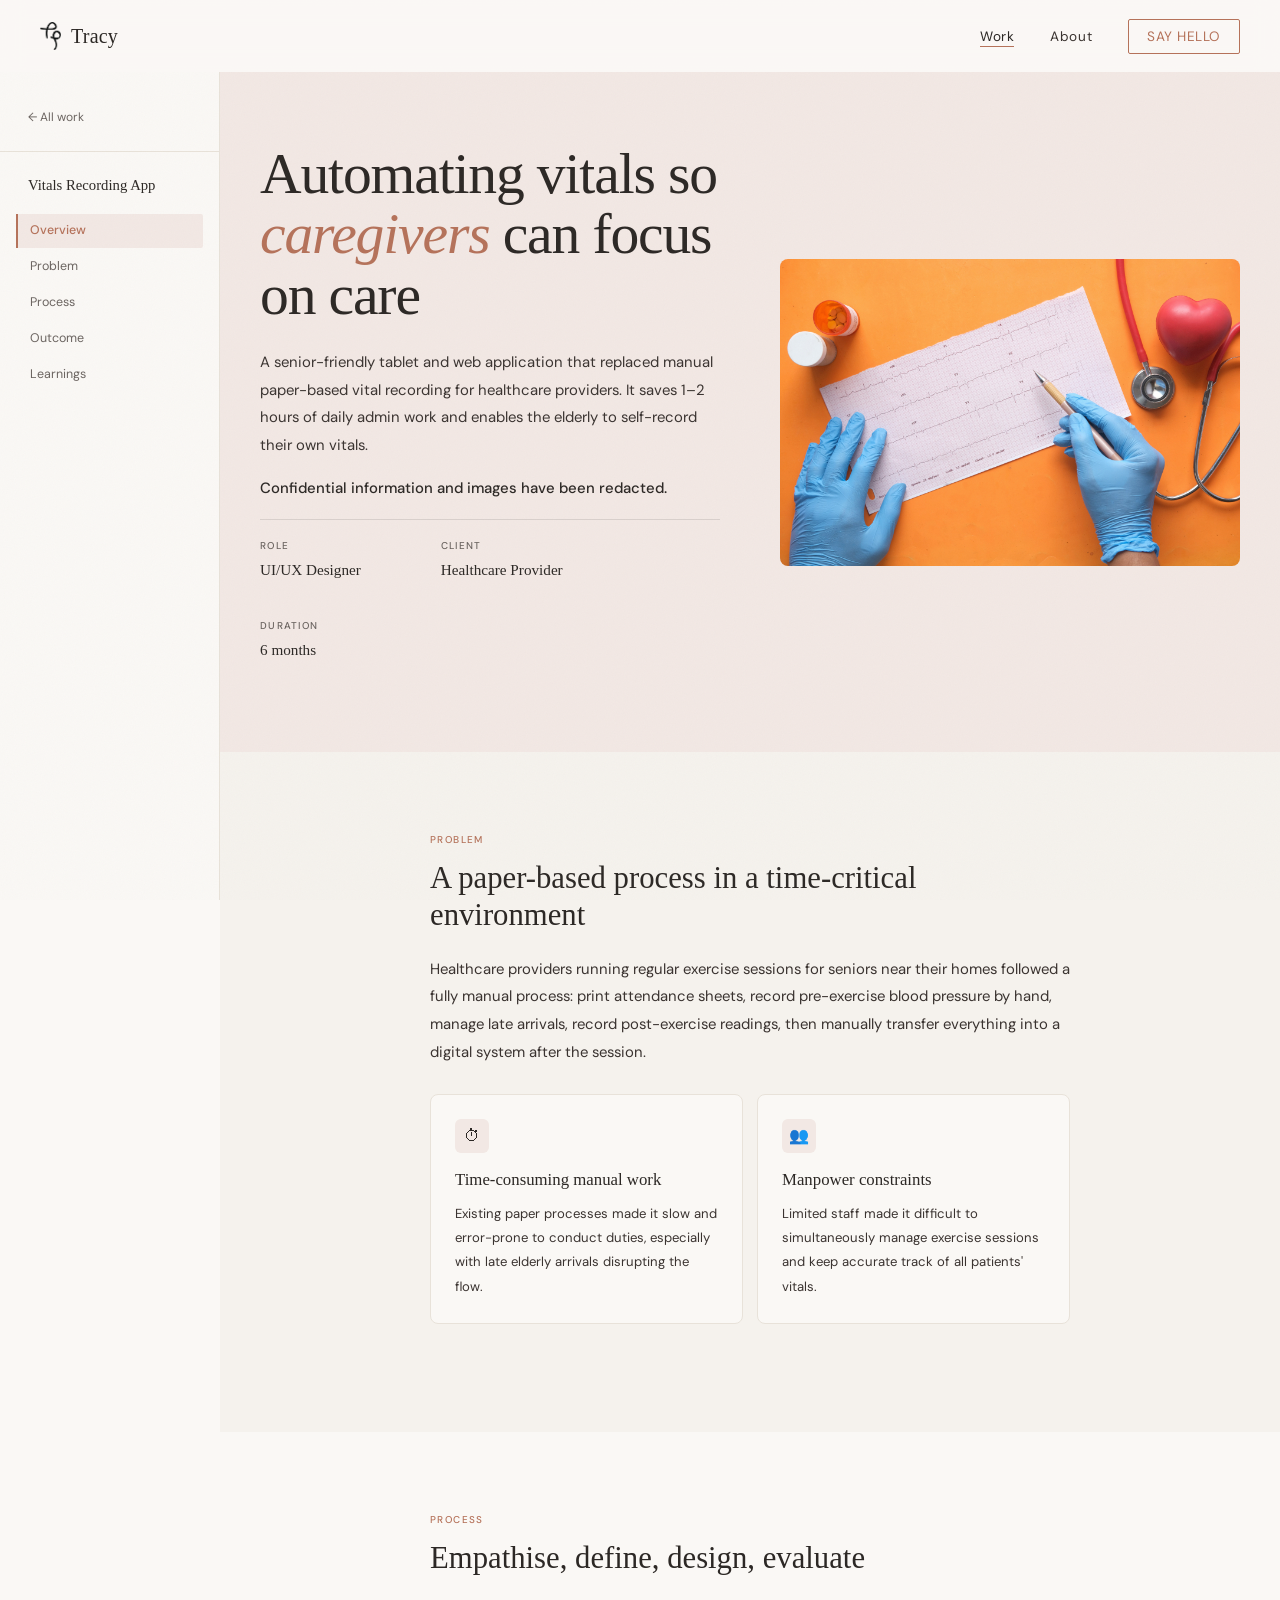
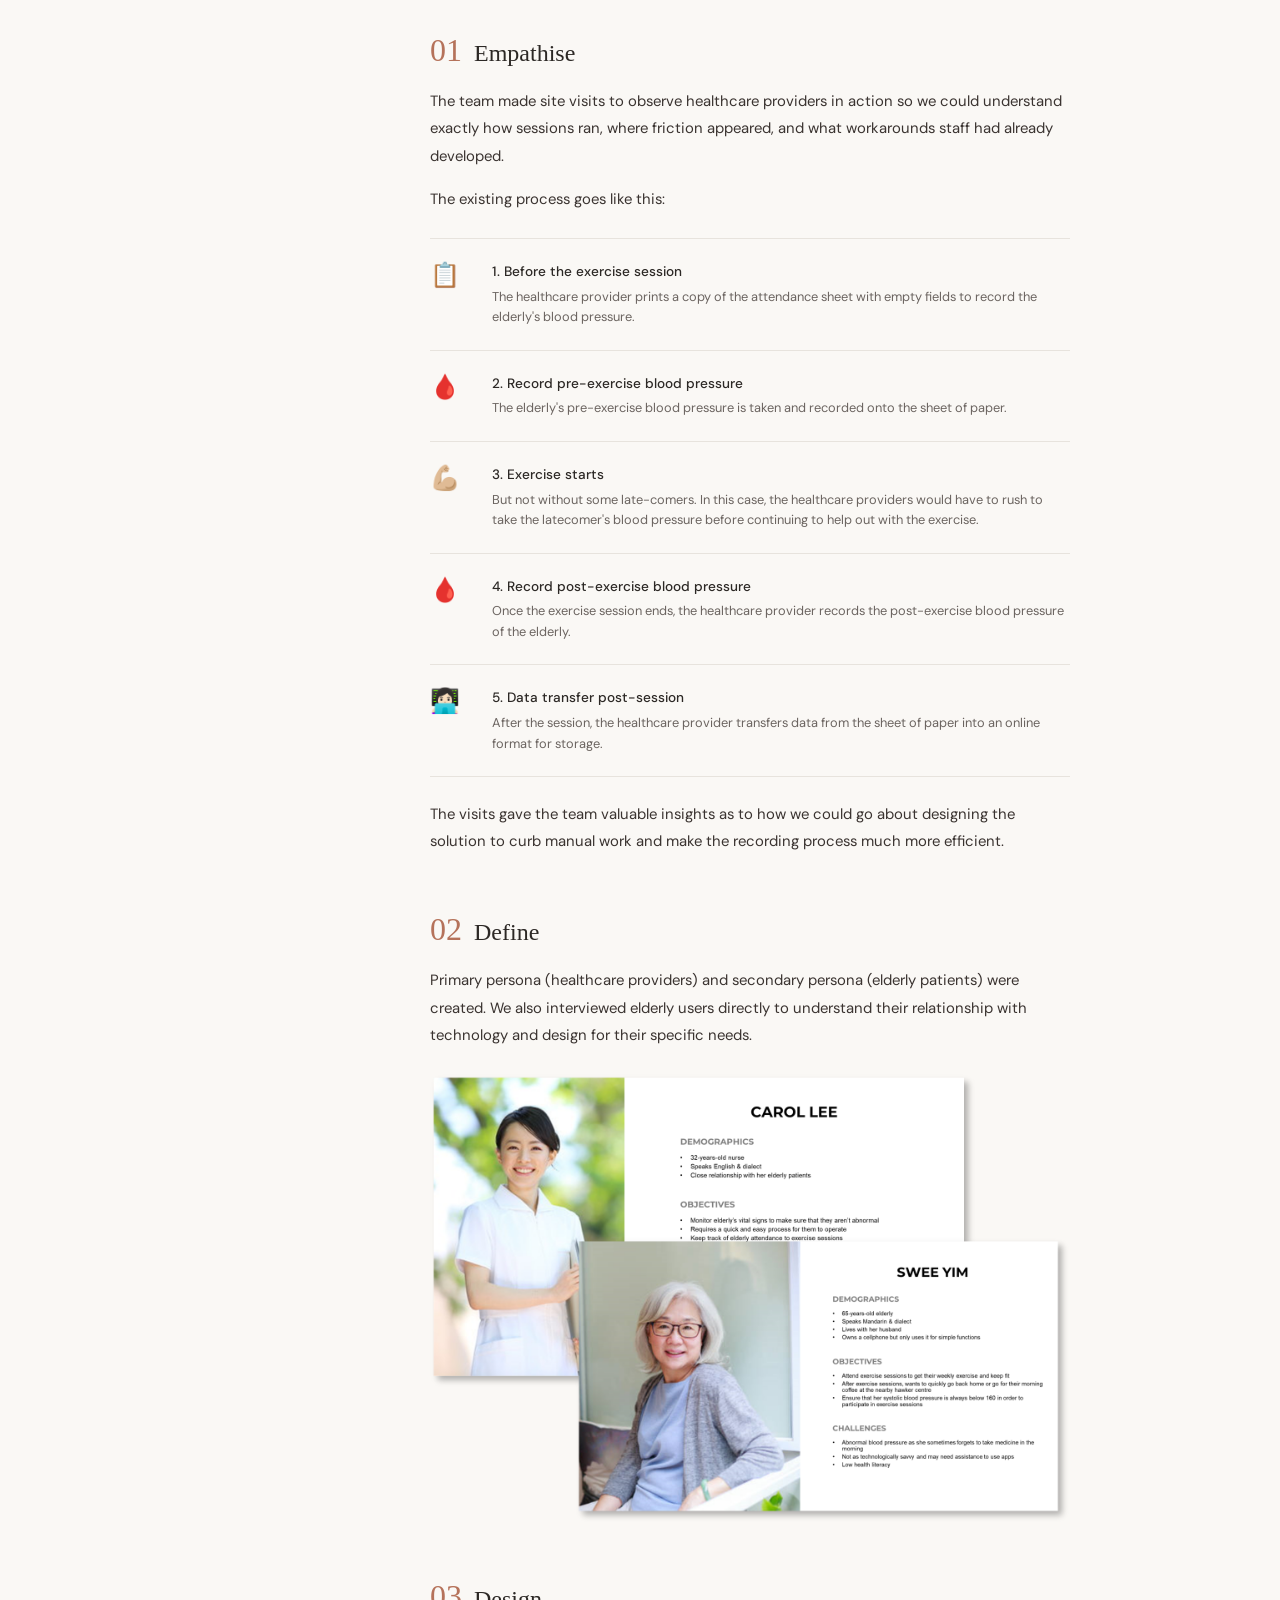
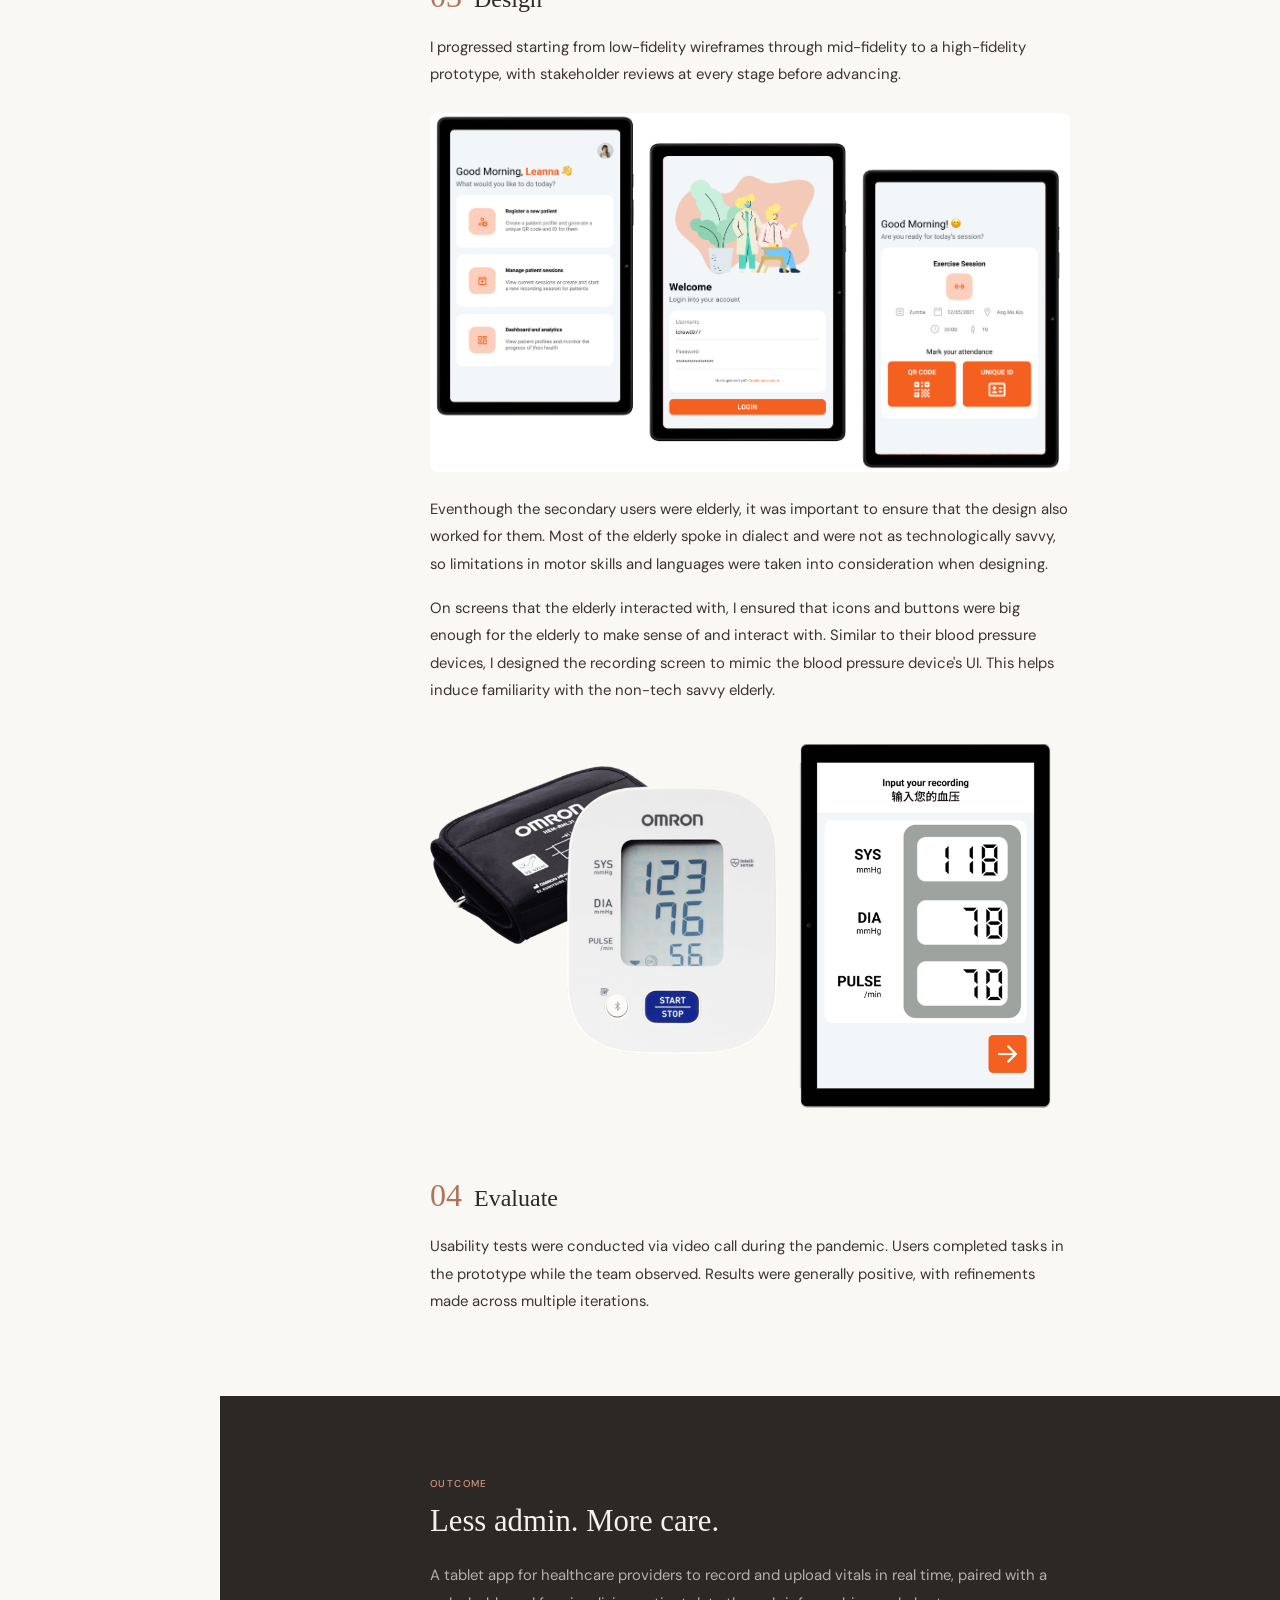
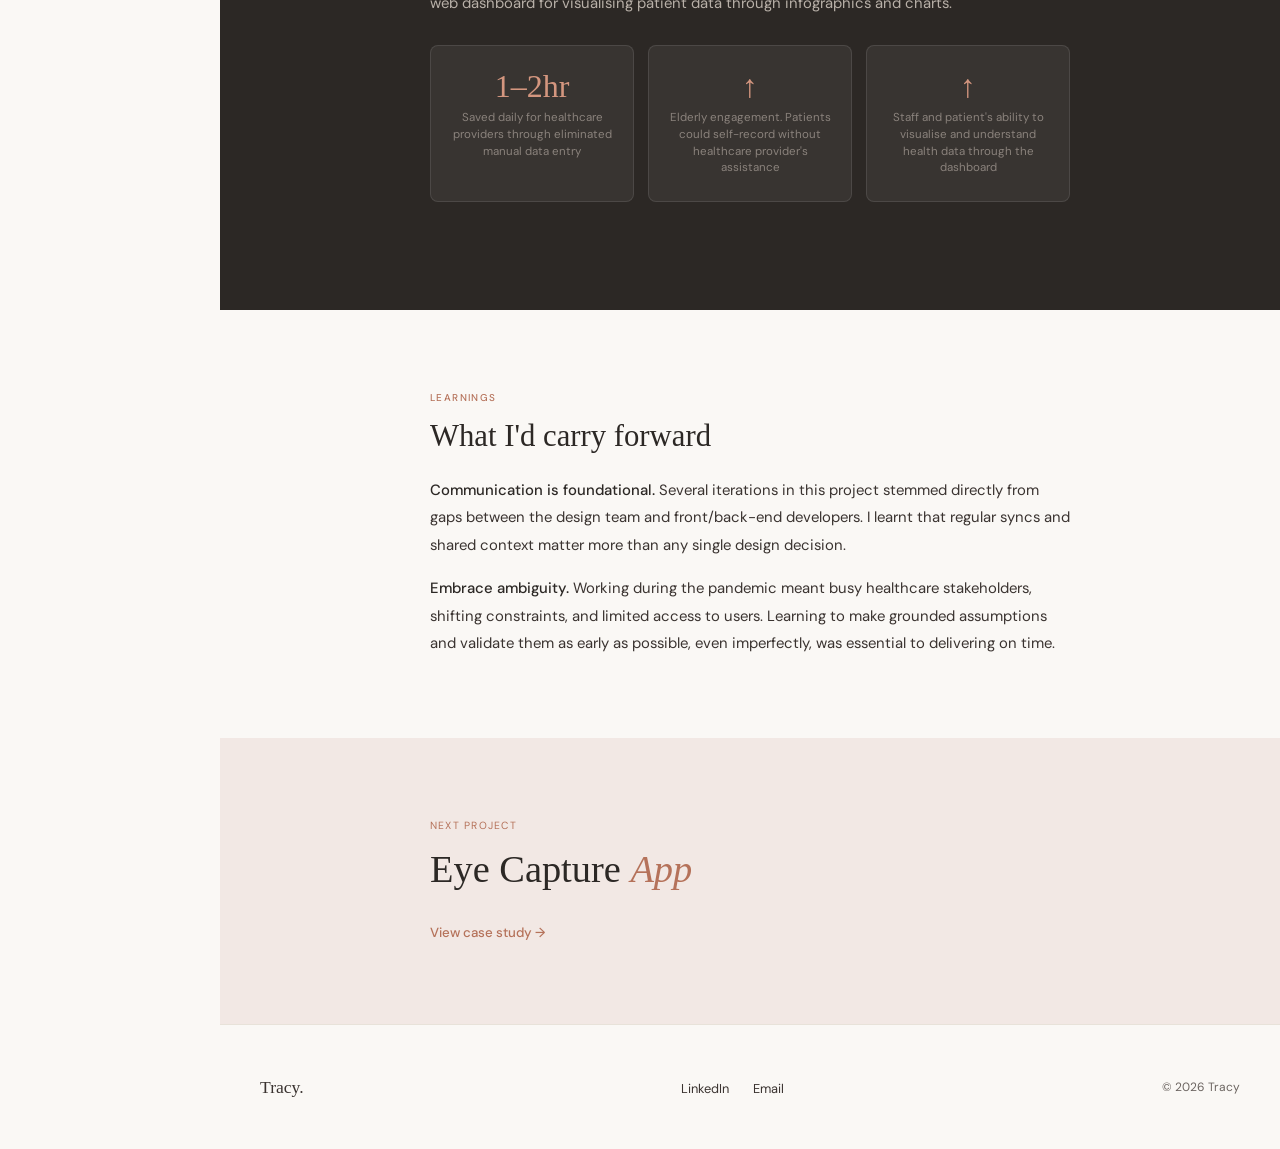
<file: cs-vitals.html>
<!DOCTYPE html>
<html lang="en">
<head>
  <meta charset="UTF-8" />
  <meta name="viewport" content="width=device-width, initial-scale=1.0, viewport-fit=cover" />
  <title>Vitals Recording App · Tracy</title>
  <link rel="preconnect" href="https://fonts.googleapis.com" />
  <link rel="preconnect" href="https://fonts.gstatic.com" crossorigin />
  <link href="https://fonts.googleapis.com/css2?family=Cormorant+Garamond:ital,wght@0,400;0,500;0,600;1,400;1,500&family=DM+Sans:wght@300;400;500&display=swap" rel="stylesheet" />
  <link rel="stylesheet" href="style.css" />
  <link rel="icon" type="image/png" href="logo-head.png" />
  <style>

    /* ── LAYOUT ── */
    /* Override page-content container constraints */
    .page-content {
      padding-top: var(--nav-h);
    }

    .cs-wrapper {
      display: block; /* sidebar is fixed, main just needs full width */
      min-height: 100vh;
    }

    /* ── LEFT SIDEBAR ── */
    .cs-sidebar {
      position: fixed;
      top: var(--nav-h);
      left: 0;
      width: 220px;
      height: calc(100vh - var(--nav-h));
      overflow-y: auto;
      border-right: 1px solid var(--sand);
      padding: 36px 0 40px;
      display: flex;
      flex-direction: column;
      background: var(--cream);
      z-index: 20;
    }

    .cs-sidebar-back {
      display: flex;
      align-items: center;
      gap: 8px;
      font-size: 0.75rem;
      color: var(--muted);
      padding: 0 28px 24px;
      border-bottom: 1px solid var(--sand);
      margin-bottom: 24px;
      transition: color 0.2s;
    }
    .cs-sidebar-back:hover { color: var(--accent); }

    .cs-sidebar-title {
      font-family: var(--font-display);
      font-size: 0.92rem;
      font-weight: 500;
      color: var(--ink);
      padding: 0 28px;
      margin-bottom: 18px;
      line-height: 1.35;
    }

    .cs-nav {
      list-style: none;
      display: flex;
      flex-direction: column;
      padding: 0 16px;
      gap: 2px;
      flex: 1;
    }
    .cs-nav a {
      display: block;
      font-size: 0.78rem;
      color: var(--muted);
      padding: 7px 12px;
      border-left: 2px solid transparent;
      border-radius: 0 2px 2px 0;
      transition: all 0.18s;
    }
    .cs-nav a:hover { color: var(--ink); background: var(--warm-white); }
    .cs-nav a.active {
      color: var(--accent);
      border-left-color: var(--accent);
      background: var(--accent-pale);
      font-weight: 500;
    }

    .cs-sidebar-footer {
      padding: 24px 28px 0;
      border-top: 1px solid var(--sand);
      margin-top: 16px;
    }
    .cs-sidebar-footer a {
      font-size: 0.73rem;
      color: var(--muted);
      display: block;
      margin-bottom: 8px;
      transition: color 0.2s;
    }
    .cs-sidebar-footer a:hover { color: var(--accent); }

    /* ── MAIN ── */
    .cs-main {
      margin-left: 220px;
      width: calc(100% - 220px);
    }

    /* ── BANDED SECTIONS ── */
    .cs-section {
      width: 100%;
      scroll-margin-top: var(--nav-h);
      display: block;
    }
    .cs-section-inner {
      max-width: 760px;
      margin: 0 auto;
      padding: 80px 60px;
    }

    .cs-section.bg-cream  { background: var(--cream); }
    .cs-section.bg-warm   { background: var(--warm-white); }
    .cs-section.bg-pale   { background: var(--accent-pale); }
    .cs-section.bg-sand   { background: var(--sand); }
    .cs-section.bg-dark   {
      background: var(--ink);
    }
    .cs-section.bg-dark .cs-section-label { color: var(--accent-light); }
    .cs-section.bg-dark h2 { color: #F5F0EC; }
    .cs-section.bg-dark p  { color: #B8B0A8; }
    .cs-section.bg-dark .outcome-stat { color: var(--accent-light); }
    .cs-section.bg-dark .outcome-label { color: #8A827C; }
    .cs-section.bg-dark .outcome-card { background: rgba(255,255,255,0.06); border-color: rgba(255,255,255,0.1); }

    /* ── HERO ── */
    .cs-hero-section { background: var(--accent-pale); }
    .cs-hero-section .cs-section-inner {
      max-width: 100%;
      padding: 72px 40px 72px;
      box-sizing: border-box;
      display: grid;
      grid-template-columns: 1fr 1fr;
      gap: 60px;
      align-items: center;
      justify-content: center; /* add this */
      max-width: 1200px;       /* add this */
      margin: 0 auto;          /* add this */
    }

    .cs-hero-right {
      display: flex;
      align-items: center;
      justify-content: center;
      overflow: hidden;
    }

    .cs-hero-right img {
      width: 100%;
      max-height: 420px;
      object-fit: contain;
      border-radius: 8px;
    }

    .cs-hero-tags { display: flex; gap: 8px; flex-wrap: wrap; margin-bottom: 20px; }

    .cs-hero-title {
      font-family: var(--font-display);
      font-size: clamp(2.6rem, 4.5vw, 4.8rem);
      font-weight: 400;
      line-height: 1.05;
      letter-spacing: -0.02em;
      margin-bottom: 24px;
      max-width: 680px;
    }
    .cs-hero-title em { font-style: italic; color: var(--accent); }

    .cs-hero-sub {
      font-size: 1rem;
      color: var(--ink-soft);
      line-height: 1.72;
      max-width: 520px;
      margin-bottom: 48px;
    }

    .cs-meta-strip {
      display: flex;
      gap: 0;
      border-top: 1px solid rgba(44,40,37,0.12);
      flex-wrap: wrap;
    }
    .cs-meta-item {
      padding: 18px 40px 18px 0;
      margin-right: 40px;
    }
    .cs-meta-item:last-child { margin-right: 0; }
    .cs-meta-label {
      font-size: 0.62rem;
      font-weight: 500;
      letter-spacing: 0.13em;
      text-transform: uppercase;
      color: var(--muted);
      margin-bottom: 4px;
    }
    .cs-meta-value {
      font-family: var(--font-display);
      font-size: 0.95rem;
      font-weight: 500;
      color: var(--ink);
    }

    /* Cover — flush to bottom of hero band */
    .cs-cover-wrap {
      padding: 40px 80px 0;
      overflow: hidden;
      box-sizing: border-box;
      width: 100%;
    }
    .cs-cover-wrap img {
      width: 100%; display: block;
      border-radius: 8px 8px 0 0;
      box-shadow: 0 -6px 32px rgba(44,40,37,0.1);
    }
    .cs-cover-placeholder {
      height: 320px;
      background: linear-gradient(135deg, #E0CAC0 0%, #C4BAB0 100%);
      border-radius: 8px 8px 0 0;
      display: flex; align-items: center; justify-content: center;
    }
    .cs-cover-placeholder span {
      font-family: var(--font-display);
      font-size: 6rem; color: white; opacity: 0.28;
    }

    /* ── SECTION TYPOGRAPHY ── */
    .cs-section-label {
      font-size: 0.62rem;
      font-weight: 500;
      letter-spacing: 0.14em;
      text-transform: uppercase;
      color: var(--accent);
      margin-bottom: 12px;
    }

    .cs-section h2 {
      font-family: var(--font-display);
      font-size: clamp(1.5rem, 2.4vw, 2.2rem);
      font-weight: 400;
      line-height: 1.2;
      margin-bottom: 22px;
      color: var(--ink);
    }
    .cs-section p {
      font-size: 0.93rem;
      line-height: 1.85;
      color: var(--ink-soft);
      margin-bottom: 16px;
    }
    .cs-section p:last-child { margin-bottom: 0; }
    .cs-section p strong { color: var(--ink); font-weight: 500; }

    /* Quote */
    .cs-quote {
      margin: 32px 0;
      padding: 24px 28px;
      border-left: 3px solid var(--accent);
      background: rgba(181,114,90,0.07);
      border-radius: 0 6px 6px 0;
    }
    .cs-quote p {
      font-family: var(--font-display);
      font-size: 1.18rem;
      font-style: italic;
      line-height: 1.55;
      color: var(--ink);
      margin: 0;
    }

    /* ── NIUM SPECIFIC COMPONENTS ── */

    /* Two-col problem cards */
    .cs-two-col {
      display: grid;
      grid-template-columns: 1fr 1fr;
      gap: 14px;
      margin: 28px 0;
    }
    .cs-card {
      background: var(--cream);
      border: 1px solid var(--sand);
      border-radius: 8px;
      padding: 24px;
    }
    .cs-section.bg-warm .cs-card { background: var(--cream); }
    .cs-section.bg-cream .cs-card { background: var(--warm-white); }
    .cs-section.bg-pale .cs-card  { background: rgba(255,255,255,0.55); }
    .cs-card-icon {
      width: 34px; height: 34px;
      border-radius: 6px;
      display: flex; align-items: center; justify-content: center;
      font-size: 16px;
      margin-bottom: 14px;
    }
    .cs-card h4 {
      font-family: var(--font-display);
      font-size: 1.05rem;
      font-weight: 500;
      color: var(--ink);
      margin-bottom: 8px;
    }
    .cs-card p { font-size: 0.82rem; margin: 0; }

    /* Constraint block */
    .cs-constraint {
      background: var(--warm-white);
      border: 1px solid var(--sand);
      border-left: 3px solid var(--accent);
      border-radius: 0 6px 6px 0;
      padding: 20px 24px;
      margin: 28px 0;
    }
    .cs-section.bg-warm .cs-constraint { background: var(--cream); }
    .cs-constraint .cs-section-label { margin-bottom: 6px; }
    .cs-constraint p { font-size: 0.83rem; margin: 0; }

    /* Verification states grid */
    .cs-states {
      display: grid;
      grid-template-columns: 1fr 1fr;
      gap: 12px;
      margin: 28px 0;
    }
    .cs-state-card {
      display: flex;
      align-items: flex-start;
      gap: 14px;
      padding: 18px 20px;
      background: var(--cream);
      border: 1px solid var(--sand);
      border-radius: 8px;
    }
    .cs-section.bg-warm .cs-state-card  { background: var(--cream); }
    .cs-section.bg-pale .cs-state-card  { background: rgba(255,255,255,0.55); }
    .cs-state-dot {
      width: 10px; height: 10px;
      border-radius: 50%;
      flex-shrink: 0;
      margin-top: 5px;
    }
    .cs-state-card h5 {
      font-size: 0.85rem;
      font-weight: 500;
      color: var(--ink);
      margin-bottom: 4px;
    }
    .cs-state-card p { font-size: 0.8rem; margin: 0; line-height: 1.5; }

    /* Status indicators */
    .cs-indicators { display: flex; flex-direction: column; gap: 12px; margin: 24px 0; }
    .cs-indicator-row {
      display: flex;
      align-items: flex-start;
      gap: 16px;
      padding: 14px 0;
      border-bottom: 1px solid rgba(196,186,176,0.3);
    }
    .cs-indicator-row:last-child { border-bottom: none; }
    .cs-badge {
      display: inline-flex;
      align-items: center;
      gap: 5px;
      font-size: 0.72rem;
      font-weight: 500;
      letter-spacing: 0.04em;
      padding: 4px 10px;
      border-radius: 20px;
      white-space: nowrap;
      flex-shrink: 0;
      min-width: 110px;
      justify-content: center;
    }
    .cs-badge-green { background: #DCFCE7; color: #16A34A; }
    .cs-badge-amber { background: #FEF3C7; color: #D97706; }
    .cs-badge-red   { background: #FEE2E2; color: #DC2626; }
    .cs-indicator-row p { font-size: 0.82rem; margin: 0; padding-top: 2px; }

    /* Design decisions */
    .cs-decisions { margin: 8px 0; }
    .cs-decision {
      display: grid;
      grid-template-columns: 180px 1fr;
      gap: 28px;
      align-items: start;
      padding: 24px 0;
      border-top: 1px solid rgba(196,186,176,0.35);
    }
    .cs-decision:last-child { border-bottom: 1px solid rgba(196,186,176,0.35); }
    .cs-decision-label {
      font-size: 0.82rem;
      font-weight: 500;
      color: var(--ink);
      padding-top: 2px;
      line-height: 1.4;
    }
    .cs-decision p { font-size: 0.83rem; margin: 0; line-height: 1.75; }

    /* Metric placeholder */
    .cs-metric-placeholder {
      display: inline-block;
      border: 1px dashed rgba(255,255,255,0.3);
      border-radius: 6px;
      padding: 14px 18px;
      margin-top: 20px;
      font-size: 0.8rem;
      font-style: italic;
      color: rgba(255,255,255,0.45);
    }

    /* Images */
    .cs-image { margin: 32px 0; border-radius: 8px; overflow: hidden; }
    .cs-image img { width: 100%; display: block; }
    .cs-image figcaption {
      padding: 9px 14px;
      font-size: 0.7rem;
      color: var(--muted);
      background: var(--warm-white);
      border: 1px solid var(--sand);
      border-top: none;
      border-radius: 0 0 8px 8px;
    }
    .cs-image-ph {
      aspect-ratio: 16/8;
      display: flex; align-items: center; justify-content: center;
      background: rgba(196,186,176,0.3);
    }
    .cs-image-ph span {
      font-family: var(--font-display);
      font-size: 2.5rem; color: var(--stone); opacity: 0.5;
    }

    .cs-image-2col {
      display: grid; grid-template-columns: 1fr 1fr; gap: 14px; margin: 32px 0;
    }
    .cs-image-2col .cs-image { margin: 0; }

    /* Steps */
    .cs-steps { margin: 24px 0; }
    .cs-step {
      display: grid;
      grid-template-columns: 44px 1fr;
      gap: 18px;
      padding: 22px 0;
      border-bottom: 1px solid rgba(196,186,176,0.35);
    }
    .cs-step:first-child { border-top: 1px solid rgba(196,186,176,0.35); }
    .cs-step-num {
      font-family: var(--font-display);
      font-size: 1.5rem;
      color: var(--accent);
      opacity: 1;
      line-height: 1;
      padding-top: 2px;
    }
    .cs-step-title { font-size: 0.85rem; font-weight: 500; color: var(--ink); margin-bottom: 4px; }
    .cs-step-desc  { font-size: 0.8rem; color: var(--muted); line-height: 1.6; }

    /* Outcomes */
    .outcomes-grid {
      display: grid; grid-template-columns: repeat(3, 1fr); gap: 14px; margin: 28px 0;
    }
    .outcome-card {
      padding: 24px 18px; border-radius: 8px; text-align: center;
      border: 1px solid var(--sand); background: var(--cream);
    }
    .outcome-stat {
      font-family: var(--font-display);
      font-size: 2rem; font-weight: 400; color: var(--accent);
      line-height: 1; margin-bottom: 8px;
    }
    .outcome-label { font-size: 0.72rem; color: var(--muted); line-height: 1.45; }

    /* Next project */
    .cs-next-section { background: var(--ink); }
    .cs-next-section .cs-section-inner { padding: 72px 60px; max-width: 100%; }
    .cs-next-label {
      font-size: 0.65rem; letter-spacing: 0.12em; text-transform: uppercase;
      color: var(--accent); margin-bottom: 12px;
    }
    .cs-next-title {
      font-family: var(--font-display);
      font-size: clamp(1.8rem, 3vw, 3rem);
      font-weight: 400; color: var(--ink);
      margin-bottom: 28px; line-height: 1.15;
    }
    .cs-next-link {
      display: inline-flex; align-items: center; gap: 10px;
      color: var(--accent); font-size: 0.83rem; font-weight: 500;
      transition: gap 0.2s;
    }
    .cs-next-link:hover { gap: 16px; }

    /* Responsive */
    @media (max-width: 900px) {
      .cs-sidebar { display: none; }
      .cs-main { margin-left: 0; width: 100%; }
      .cs-hero-section .cs-section-inner,
      .cs-cover-wrap { padding-left: 24px; padding-right: 24px; }
      .cs-section-inner { padding: 48px 20px; }
      .cs-image-2col { grid-template-columns: 1fr; }
      .outcomes-grid { grid-template-columns: 1fr 1fr; }
      .cs-two-col { grid-template-columns: 1fr; }
      .cs-states { grid-template-columns: 1fr; }
      .cs-decision { grid-template-columns: 1fr; gap: 6px; }
      .cs-indicator-row { flex-direction: column; gap: 8px; }
      .cs-badge { min-width: unset; width: fit-content; }
      .cs-next-section .cs-section-inner { padding: 48px 20px; }
      /* Stack hero to single column, show video below */
      .cs-hero-section .cs-section-inner {
        grid-template-columns: 1fr;
        padding: 48px 24px 40px;
      }
      .cs-hero-right {
        display: flex;
        justify-content: center;
        align-self: auto;
      }
    }

    @media (max-width: 560px) {
      .cs-meta-strip { flex-direction: column; }
      .cs-meta-item { padding: 12px 0; border-bottom: 1px solid rgba(44,40,37,0.08); margin-right: 0; }
      .outcomes-grid { grid-template-columns: 1fr; }
    }
  </style>
</head>
<body>

  <nav id="nav">
    <a href="index.html" class="nav-logo">
      <img src="logo.png" alt="" class="nav-logo-img" />
      Tracy
    </a>
    <ul class="nav-links">
      <li><a href="index.html" class="active">Work</a></li>
      <li><a href="about.html">About</a></li>
      <li><a href="mailto:tracygohyf@gmail.com" class="nav-cta">Say hello</a></li>
    </ul>
  </nav>

  <div class="page-content">
  <div class="cs-wrapper">

    <!-- LEFT SIDEBAR -->
    <aside class="cs-sidebar">
      <a href="index.html#works" class="cs-sidebar-back">← All work</a>
      <div class="cs-sidebar-title">Vitals Recording App</div>
      <ul class="cs-nav" id="cs-nav">
        <li><a href="#overview"    class="active">Overview</a></li>
        <li><a href="#problem"    >Problem</a></li>
        <li><a href="#process"    >Process</a></li>
        <li><a href="#outcome"   >Outcome</a></li>
        <li><a href="#learnings">Learnings</a></li>
      </ul>
    </aside>

    <main class="cs-main">

<!-- ① HERO -->
      <section class="cs-section cs-hero-section" id="overview">
        <div class="cs-section-inner">
        <!-- LEFT: existing content -->
          <div>
            <h1 class="cs-hero-title fade-up">
            Automating vitals so <em>caregivers</em> can focus on care
            </h1>
            <p class="cs-hero-sub fade-up delay-1">
            A senior-friendly tablet and web application that replaced manual paper-based vital recording for healthcare providers. It saves 1–2 hours of daily admin work and enables the elderly to self-record their own vitals.
            </p>
          <p class="cs-hero-sub fade-up delay-1"><strong>Confidential information and images have been redacted.</strong>
          </p>
            <div class="cs-meta-strip fade-up delay-2">
            <div class="cs-meta-item">
              <div class="cs-meta-label">Role</div>
              <div class="cs-meta-value">UI/UX Designer</div>
            </div>
            <div class="cs-meta-item">
              <div class="cs-meta-label">Client</div>
              <div class="cs-meta-value">Healthcare Provider</div>
            </div>
            <div class="cs-meta-item">
              <div class="cs-meta-label">Duration</div>
              <div class="cs-meta-value">6 months</div>
            </div>
          </div>
          </div> 
          <!-- RIGHT: image -->
          <div class="cs-hero-right">
            <img src="images/vitals.jpg" alt="Vital Recording App" />
          </div>
        </div>
      </section>

      <!-- ② CHALLENGE — warm white -->
      <section class="cs-section bg-warm" id="problem">
        <div class="cs-section-inner">
          <div class="cs-section-label">Problem</div>
          <h2>A paper-based process in a time-critical environment</h2>
          <p>Healthcare providers running regular exercise sessions for seniors near their homes followed a fully manual process: print attendance sheets, record pre-exercise blood pressure by hand, manage late arrivals, record post-exercise readings, then manually transfer everything into a digital system after the session.</p>

          <div class="cs-two-col">
            <div class="cs-card">
              <div class="cs-card-icon" style="background:#F2E8E4;">⏱</div>
              <h4>Time-consuming manual work</h4>
              <p>Existing paper processes made it slow and error-prone to conduct duties, especially with late elderly arrivals disrupting the flow.</p>
            </div>
            <div class="cs-card">
              <div class="cs-card-icon" style="background:#F2E8E4;">👥</div>
              <h4>Manpower constraints</h4>
              <p>Limited staff made it difficult to simultaneously manage exercise sessions and keep accurate track of all patients' vitals.</p>
            </div>
          </div>
        </div>
      </section>

      <!-- ③ PROCESS — cream -->
      <section class="cs-section bg-cream" id="process">
        <div class="cs-section-inner">
          <div class="cs-section-label">Process</div>
          <h2>Empathise, define, design, evaluate</h2>
          <div class="cs-process-step">
            <div class="cs-process-step-header">
              <span class="cs-process-step-num">01</span>
              <h3 class="cs-process-step-title">Empathise</h3>
            </div>
            <p>The team made site visits to observe healthcare providers in action so we could understand exactly how sessions ran, where friction appeared, and what workarounds staff had already developed.</p>
            <p>The existing process goes like this:</p>

            <div class="cs-steps">
            <div class="cs-step">
              <div class="cs-step-num">📋</div>
              <div>
                <div class="cs-step-title">1. Before the exercise session</div>
                <div class="cs-step-desc">The healthcare provider prints a copy of the attendance sheet with empty fields to record the elderly's blood pressure.</div>
              </div>
            </div>
            <div class="cs-step">
              <div class="cs-step-num">🩸</div>
              <div>
                <div class="cs-step-title">2. Record pre-exercise blood pressure</div>
                <div class="cs-step-desc">The elderly's pre-exercise blood pressure is taken and recorded onto the sheet of paper.</div>
              </div>
            </div>
            <div class="cs-step">
              <div class="cs-step-num">💪🏼</div>
              <div>
                <div class="cs-step-title">3. Exercise starts</div>
                <div class="cs-step-desc">But not without some late-comers. In this case, the healthcare providers would have to rush to take the latecomer's blood pressure before continuing to help out with the exercise.</div>
              </div>
            </div>
            <div class="cs-step">
              <div class="cs-step-num">🩸</div>
              <div>
                <div class="cs-step-title">4. Record post-exercise blood pressure</div>
                <div class="cs-step-desc">Once the exercise session ends, the healthcare provider records the post-exercise blood pressure of the elderly.</div>
              </div>
            </div>
            <div class="cs-step">
              <div class="cs-step-num">👩🏻‍💻</div>
              <div>
                <div class="cs-step-title">5. Data transfer post-session</div>
                <div class="cs-step-desc">After the session, the healthcare provider transfers data from the sheet of paper into an online format for storage.</div>
              </div>
            </div>
          </div>
          <p>The visits gave the team valuable insights as to how we could go about designing the solution to curb manual work and make the recording process much more efficient.</p>
          </div>

          <div class="cs-process-step">
            <div class="cs-process-step-header">
              <span class="cs-process-step-num">02</span>
              <h3 class="cs-process-step-title">Define</h3>
            </div>
            <p>Primary persona (healthcare providers) and secondary persona (elderly patients) were created. We also interviewed elderly users directly to understand their relationship with technology and design for their specific needs.</p>
            <img src="images/vt-process-02.png" alt="Personas" class="cs-process-img" />
          </div>

          <div class="cs-process-step">
            <div class="cs-process-step-header">
              <span class="cs-process-step-num">03</span>
              <h3 class="cs-process-step-title">Design</h3>
            </div>
            <p>I progressed starting from low-fidelity wireframes through mid-fidelity to a high-fidelity prototype, with stakeholder reviews at every stage before advancing.</p>
            <img src="images/vt-process-03.png" alt="Design" class="cs-process-img" />
            <p>Eventhough the secondary users were elderly, it was important to ensure that the design also worked for them. Most of the elderly spoke in dialect and were not as technologically savvy, so limitations in motor skills and languages were taken into consideration when designing.</p>
            <p>On screens that the elderly interacted with, I ensured that icons and buttons were big enough for the elderly to make sense of and interact with. Similar to their blood pressure devices, I designed the recording screen to mimic the blood pressure device's UI. This helps induce familiarity with the non-tech savvy elderly.</p>
            <img src="images/vt-process-04.png" alt="Blood Pressure Recording Screen" class="cs-process-img"/>
        </div>

          <div class="cs-process-step">
            <div class="cs-process-step-header">
              <span class="cs-process-step-num">04</span>
              <h3 class="cs-process-step-title">Evaluate</h3>
            </div>
            <p>Usability tests were conducted via video call during the pandemic. Users completed tasks in the prototype while the team observed. Results were generally positive, with refinements made across multiple iterations.</p>
          </div>

        </div>
      </section>

      <!-- ④ OUTCOME — dark -->
      <section class="cs-section bg-dark" id="outcome">
        <div class="cs-section-inner">
          <div class="cs-section-label">Outcome</div>
          <h2>Less admin. More care.</h2>
          <p>A tablet app for healthcare providers to record and upload vitals in real time, paired with a web dashboard for visualising patient data through infographics and charts.</p>

          <div class="outcomes-grid">
            <div class="outcome-card">
              <div class="outcome-stat">1–2hr</div>
              <div class="outcome-label">Saved daily for healthcare providers through eliminated manual data entry</div>
            </div>
            <div class="outcome-card">
              <div class="outcome-stat">↑</div>
              <div class="outcome-label">Elderly engagement. Patients could self-record without healthcare provider's assistance</div>
            </div>
            <div class="outcome-card">
              <div class="outcome-stat">↑</div>
              <div class="outcome-label">Staff and patient's ability to visualise and understand health data through the dashboard</div>
            </div>
          </div>
        </div>
      </section>

      <!-- ⑤ LEARNINGS — cream -->
      <section class="cs-section bg-cream" id="learnings">
        <div class="cs-section-inner">
          <div class="cs-section-label">Learnings</div>
          <h2>What I'd carry forward</h2>
          <p><strong>Communication is foundational.</strong> Several iterations in this project stemmed directly from gaps between the design team and front/back-end developers. I learnt that regular syncs and shared context matter more than any single design decision.</p>
          <p><strong>Embrace ambiguity.</strong> Working during the pandemic meant busy healthcare stakeholders, shifting constraints, and limited access to users. Learning to make grounded assumptions and validate them as early as possible, even imperfectly, was essential to delivering on time.</p>
        </div>
      </section>

      <!-- ⑥ NEXT -->
      <section class="cs-section bg-pale">
        <div class="cs-section-inner">
          <div class="cs-next-label">Next project</div>
          <div class="cs-next-title" style="color:var(--ink);">Eye Capture <em style="font-style:italic;color:var(--accent);">App</em></div>
          <a href="cs-eye-capture.html" class="cs-next-link" style="color:var(--accent);">View case study →</a>
        </div>
      </section>



 
      <footer style="margin-top: 0" >
    <span class="footer-name">Tracy.</span>
    <ul class="footer-links">
      <li><a href="https://www.linkedin.com/in/tracygyf/" target="_blank">LinkedIn</a></li>
      <li><a href="mailto:tracygohyf@gmail.com">Email</a></li>
    </ul>
    <span class="footer-copy">© 2026 Tracy</span>
  </footer>
    </main>
  </div>


  <script>
    const nav = document.getElementById('nav');
    window.addEventListener('scroll', () => nav.classList.toggle('scrolled', window.scrollY > 20));

    document.querySelectorAll('.fade-up').forEach(el => {
      el.style.animationPlayState = 'running';
    });

    // Active sidebar highlight on scroll
    const sections = document.querySelectorAll('.cs-section[id]');
    const navLinks = document.querySelectorAll('#cs-nav a');
    window.addEventListener('scroll', () => {
      let current = '';
      sections.forEach(s => {
        if (window.scrollY >= s.offsetTop - 140) current = s.id;
      });
      navLinks.forEach(a => {
        a.classList.toggle('active', a.getAttribute('href') === '#' + current);
      });
    }, { passive: true });
  </script>
</body>
</html>
</file>
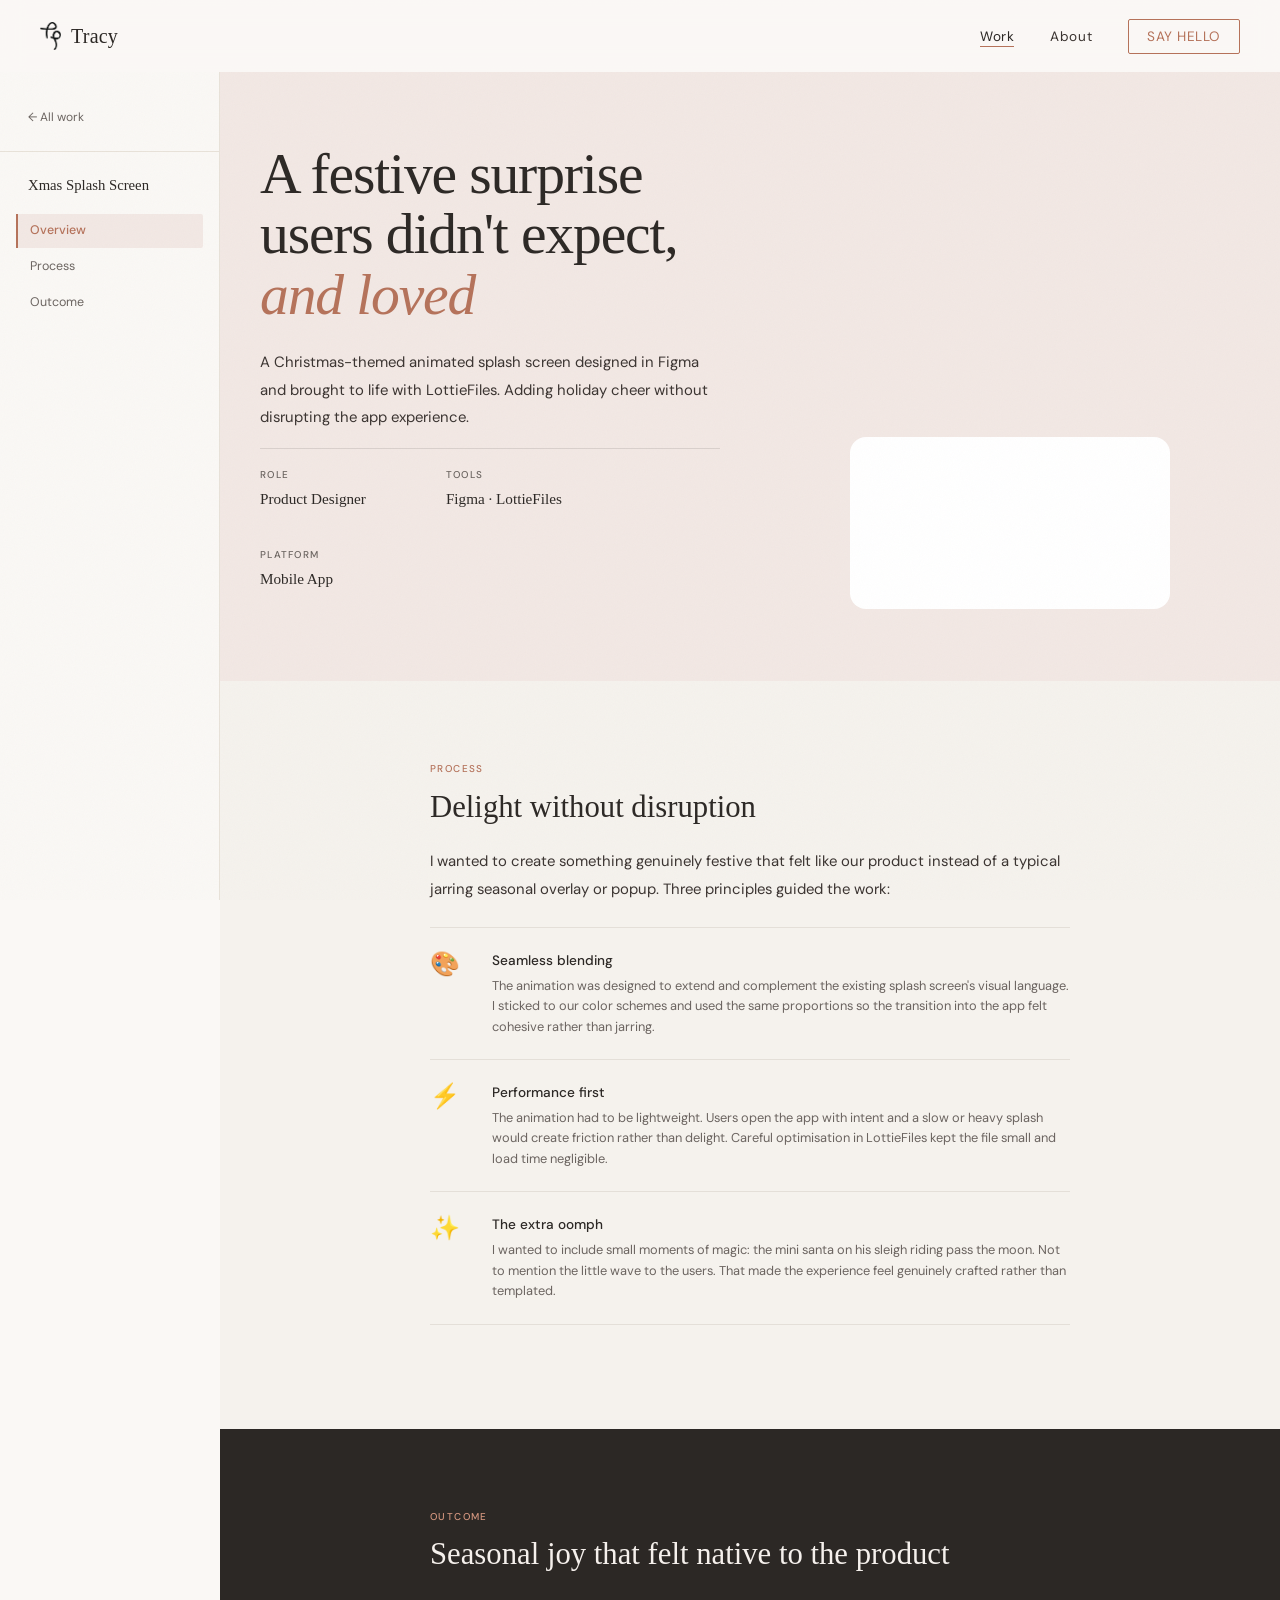
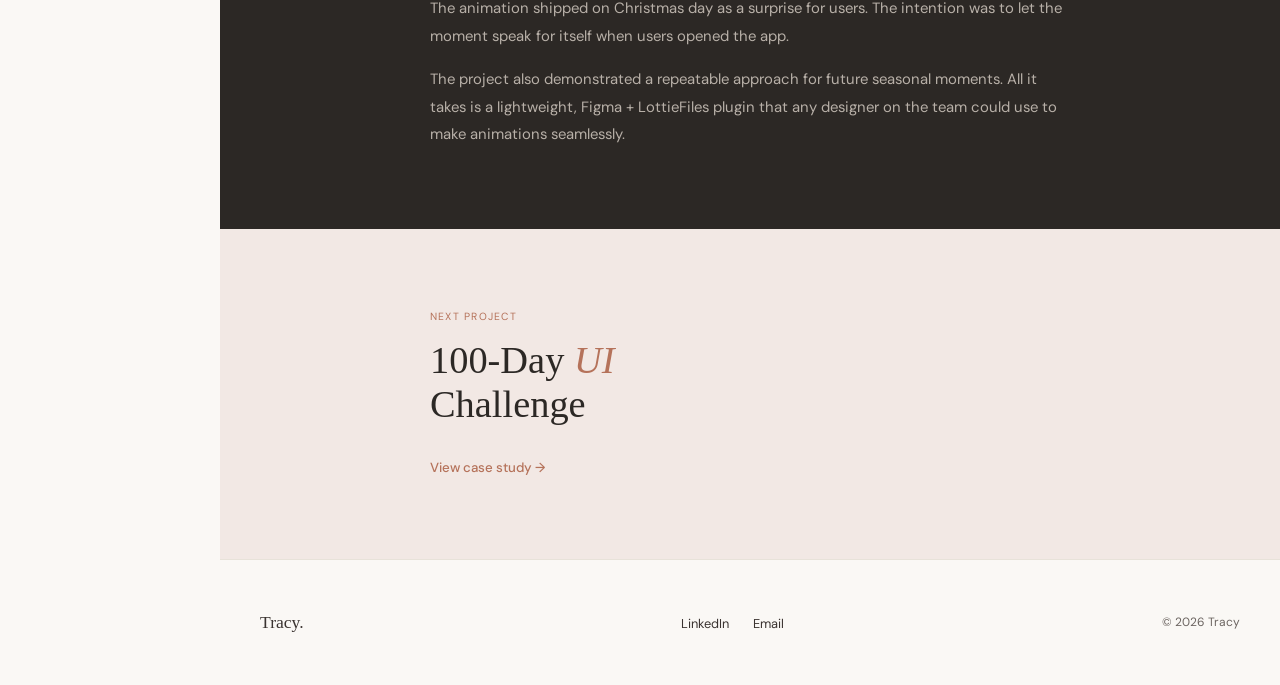
<file: cs-xmas.html>
<!DOCTYPE html>
<html lang="en">
<head>
  <meta charset="UTF-8" />
  <meta name="viewport" content="width=device-width, initial-scale=1.0, viewport-fit=cover" />
  <title>Christmas Splash Screen · Tracy</title>
  <link rel="preconnect" href="https://fonts.googleapis.com" />
  <link rel="preconnect" href="https://fonts.gstatic.com" crossorigin />
  <link href="https://fonts.googleapis.com/css2?family=Cormorant+Garamond:ital,wght@0,400;0,500;0,600;1,400;1,500&family=DM+Sans:wght@300;400;500&display=swap" rel="stylesheet" />
  <link rel="stylesheet" href="style.css" />
  <link rel="icon" type="image/png" href="logo-head.png" />
  <style>

    /* ── LAYOUT ── */
    /* Override page-content container constraints */
    .page-content {
      padding-top: var(--nav-h);
    }

    .cs-wrapper {
      display: block; /* sidebar is fixed, main just needs full width */
      min-height: 100vh;
    }

    /* ── LEFT SIDEBAR ── */
    .cs-sidebar {
      position: fixed;
      top: var(--nav-h);
      left: 0;
      width: 220px;
      height: calc(100vh - var(--nav-h));
      overflow-y: auto;
      border-right: 1px solid var(--sand);
      padding: 36px 0 40px;
      display: flex;
      flex-direction: column;
      background: var(--cream);
      z-index: 20;
    }

    .cs-sidebar-back {
      display: flex;
      align-items: center;
      gap: 8px;
      font-size: 0.75rem;
      color: var(--muted);
      padding: 0 28px 24px;
      border-bottom: 1px solid var(--sand);
      margin-bottom: 24px;
      transition: color 0.2s;
    }
    .cs-sidebar-back:hover { color: var(--accent); }

    .cs-sidebar-title {
      font-family: var(--font-display);
      font-size: 0.92rem;
      font-weight: 500;
      color: var(--ink);
      padding: 0 28px;
      margin-bottom: 18px;
      line-height: 1.35;
    }

    .cs-nav {
      list-style: none;
      display: flex;
      flex-direction: column;
      padding: 0 16px;
      gap: 2px;
      flex: 1;
    }
    .cs-nav a {
      display: block;
      font-size: 0.78rem;
      color: var(--muted);
      padding: 7px 12px;
      border-left: 2px solid transparent;
      border-radius: 0 2px 2px 0;
      transition: all 0.18s;
    }
    .cs-nav a:hover { color: var(--ink); background: var(--warm-white); }
    .cs-nav a.active {
      color: var(--accent);
      border-left-color: var(--accent);
      background: var(--accent-pale);
      font-weight: 500;
    }

    .cs-sidebar-footer {
      padding: 24px 28px 0;
      border-top: 1px solid var(--sand);
      margin-top: 16px;
    }
    .cs-sidebar-footer a {
      font-size: 0.73rem;
      color: var(--muted);
      display: block;
      margin-bottom: 8px;
      transition: color 0.2s;
    }
    .cs-sidebar-footer a:hover { color: var(--accent); }

    /* ── MAIN ── */
    .cs-main {
      margin-left: 220px;
      width: calc(100% - 220px);
    }

    /* ── BANDED SECTIONS ── */
    .cs-section {
      width: 100%;
      scroll-margin-top: var(--nav-h);
      display: block;
    }
    .cs-section-inner {
      max-width: 760px;
      margin: 0 auto;
      padding: 80px 60px;
    }

    .cs-section.bg-cream  { background: var(--cream); }
    .cs-section.bg-warm   { background: var(--warm-white); }
    .cs-section.bg-pale   { background: var(--accent-pale); }
    .cs-section.bg-sand   { background: var(--sand); }
    .cs-section.bg-dark   {
      background: var(--ink);
    }
    .cs-section.bg-dark .cs-section-label { color: var(--accent-light); }
    .cs-section.bg-dark h2 { color: #F5F0EC; }
    .cs-section.bg-dark p  { color: #B8B0A8; }
    .cs-section.bg-dark .outcome-stat { color: var(--accent-light); }
    .cs-section.bg-dark .outcome-label { color: #8A827C; }
    .cs-section.bg-dark .outcome-card { background: rgba(255,255,255,0.06); border-color: rgba(255,255,255,0.1); }

    /* ── HERO ── */
    .cs-hero-section { background: var(--accent-pale); }
    .cs-hero-section .cs-section-inner {
      max-width: 100%;
      padding: 72px 40px 72px;
      box-sizing: border-box;
      display: grid;
      grid-template-columns: 1fr 1fr;
      gap: 60px;
      align-items: center;
      justify-content: center; /* add this */
      max-width: 1200px;       /* add this */
      margin: 0 auto;          /* add this */
    }

    .cs-hero-right {
      align-self: stretch;
      display: flex;
      align-items: flex-end;
      justify-content: center;
      overflow: hidden;
    }

    .cs-hero-right img {
      width: 100%;
      max-height: 400px;
      object-fit: cover;
      object-position: top;
      border-radius: 8px 8px 0 0;
    }

    .cs-hero-tags { display: flex; gap: 8px; flex-wrap: wrap; margin-bottom: 20px; }

    .cs-hero-title {
      font-family: var(--font-display);
      font-size: clamp(2.6rem, 4.5vw, 4.8rem);
      font-weight: 400;
      line-height: 1.05;
      letter-spacing: -0.02em;
      margin-bottom: 24px;
      max-width: 680px;
    }
    .cs-hero-title em { font-style: italic; color: var(--accent); }

    .cs-hero-sub {
      font-size: 1rem;
      color: var(--ink-soft);
      line-height: 1.72;
      max-width: 520px;
      margin-bottom: 48px;
    }

    .cs-meta-strip {
      display: flex;
      gap: 0;
      border-top: 1px solid rgba(44,40,37,0.12);
      flex-wrap: wrap;
    }
    .cs-meta-item {
      padding: 18px 40px 18px 0;
      margin-right: 40px;
    }
    .cs-meta-item:last-child { margin-right: 0; }
    .cs-meta-label {
      font-size: 0.62rem;
      font-weight: 500;
      letter-spacing: 0.13em;
      text-transform: uppercase;
      color: var(--muted);
      margin-bottom: 4px;
    }
    .cs-meta-value {
      font-family: var(--font-display);
      font-size: 0.95rem;
      font-weight: 500;
      color: var(--ink);
    }

    /* Cover — flush to bottom of hero band */
    .cs-cover-wrap {
      padding: 40px 80px 0;
      overflow: hidden;
      box-sizing: border-box;
      width: 100%;
    }
    .cs-cover-wrap img {
      width: 100%; display: block;
      border-radius: 8px 8px 0 0;
      box-shadow: 0 -6px 32px rgba(44,40,37,0.1);
    }
    .cs-cover-placeholder {
      height: 320px;
      background: linear-gradient(135deg, #E0CAC0 0%, #C4BAB0 100%);
      border-radius: 8px 8px 0 0;
      display: flex; align-items: center; justify-content: center;
    }
    .cs-cover-placeholder span {
      font-family: var(--font-display);
      font-size: 6rem; color: white; opacity: 0.28;
    }

    /* ── SECTION TYPOGRAPHY ── */
    .cs-section-label {
      font-size: 0.62rem;
      font-weight: 500;
      letter-spacing: 0.14em;
      text-transform: uppercase;
      color: var(--accent);
      margin-bottom: 12px;
    }

    .cs-section h2 {
      font-family: var(--font-display);
      font-size: clamp(1.5rem, 2.4vw, 2.2rem);
      font-weight: 400;
      line-height: 1.2;
      margin-bottom: 22px;
      color: var(--ink);
    }
    .cs-section p {
      font-size: 0.93rem;
      line-height: 1.85;
      color: var(--ink-soft);
      margin-bottom: 16px;
    }
    .cs-section p:last-child { margin-bottom: 0; }
    .cs-section p strong { color: var(--ink); font-weight: 500; }

    /* Quote */
    .cs-quote {
      margin: 32px 0;
      padding: 24px 28px;
      border-left: 3px solid var(--accent);
      background: rgba(181,114,90,0.07);
      border-radius: 0 6px 6px 0;
    }
    .cs-quote p {
      font-family: var(--font-display);
      font-size: 1.18rem;
      font-style: italic;
      line-height: 1.55;
      color: var(--ink);
      margin: 0;
    }

    /* ── NIUM SPECIFIC COMPONENTS ── */

    /* Two-col problem cards */
    .cs-two-col {
      display: grid;
      grid-template-columns: 1fr 1fr;
      gap: 14px;
      margin: 28px 0;
    }
    .cs-card {
      background: var(--cream);
      border: 1px solid var(--sand);
      border-radius: 8px;
      padding: 24px;
    }
    .cs-section.bg-warm .cs-card { background: var(--cream); }
    .cs-section.bg-cream .cs-card { background: var(--warm-white); }
    .cs-section.bg-pale .cs-card  { background: rgba(255,255,255,0.55); }
    .cs-card-icon {
      width: 34px; height: 34px;
      border-radius: 6px;
      display: flex; align-items: center; justify-content: center;
      font-size: 16px;
      margin-bottom: 14px;
    }
    .cs-card h4 {
      font-family: var(--font-display);
      font-size: 1.05rem;
      font-weight: 500;
      color: var(--ink);
      margin-bottom: 8px;
    }
    .cs-card p { font-size: 0.82rem; margin: 0; }

    /* Constraint block */
    .cs-constraint {
      background: var(--warm-white);
      border: 1px solid var(--sand);
      border-left: 3px solid var(--accent);
      border-radius: 0 6px 6px 0;
      padding: 20px 24px;
      margin: 28px 0;
    }
    .cs-section.bg-warm .cs-constraint { background: var(--cream); }
    .cs-constraint .cs-section-label { margin-bottom: 6px; }
    .cs-constraint p { font-size: 0.83rem; margin: 0; }

    /* Verification states grid */
    .cs-states {
      display: grid;
      grid-template-columns: 1fr 1fr;
      gap: 12px;
      margin: 28px 0;
    }
    .cs-state-card {
      display: flex;
      align-items: flex-start;
      gap: 14px;
      padding: 18px 20px;
      background: var(--cream);
      border: 1px solid var(--sand);
      border-radius: 8px;
    }
    .cs-section.bg-warm .cs-state-card  { background: var(--cream); }
    .cs-section.bg-pale .cs-state-card  { background: rgba(255,255,255,0.55); }
    .cs-state-dot {
      width: 10px; height: 10px;
      border-radius: 50%;
      flex-shrink: 0;
      margin-top: 5px;
    }
    .cs-state-card h5 {
      font-size: 0.85rem;
      font-weight: 500;
      color: var(--ink);
      margin-bottom: 4px;
    }
    .cs-state-card p { font-size: 0.8rem; margin: 0; line-height: 1.5; }

    /* Status indicators */
    .cs-indicators { display: flex; flex-direction: column; gap: 12px; margin: 24px 0; }
    .cs-indicator-row {
      display: flex;
      align-items: flex-start;
      gap: 16px;
      padding: 14px 0;
      border-bottom: 1px solid rgba(196,186,176,0.3);
    }
    .cs-indicator-row:last-child { border-bottom: none; }
    .cs-badge {
      display: inline-flex;
      align-items: center;
      gap: 5px;
      font-size: 0.72rem;
      font-weight: 500;
      letter-spacing: 0.04em;
      padding: 4px 10px;
      border-radius: 20px;
      white-space: nowrap;
      flex-shrink: 0;
      min-width: 110px;
      justify-content: center;
    }
    .cs-badge-green { background: #DCFCE7; color: #16A34A; }
    .cs-badge-amber { background: #FEF3C7; color: #D97706; }
    .cs-badge-red   { background: #FEE2E2; color: #DC2626; }
    .cs-indicator-row p { font-size: 0.82rem; margin: 0; padding-top: 2px; }

    /* Design decisions */
    .cs-decisions { margin: 8px 0; }
    .cs-decision {
      display: grid;
      grid-template-columns: 180px 1fr;
      gap: 28px;
      align-items: start;
      padding: 24px 0;
      border-top: 1px solid rgba(196,186,176,0.35);
    }
    .cs-decision:last-child { border-bottom: 1px solid rgba(196,186,176,0.35); }
    .cs-decision-label {
      font-size: 0.82rem;
      font-weight: 500;
      color: var(--ink);
      padding-top: 2px;
      line-height: 1.4;
    }
    .cs-decision p { font-size: 0.83rem; margin: 0; line-height: 1.75; }

    /* Metric placeholder */
    .cs-metric-placeholder {
      display: inline-block;
      border: 1px dashed rgba(255,255,255,0.3);
      border-radius: 6px;
      padding: 14px 18px;
      margin-top: 20px;
      font-size: 0.8rem;
      font-style: italic;
      color: rgba(255,255,255,0.45);
    }

    /* Images */
    .cs-image { margin: 32px 0; border-radius: 8px; overflow: hidden; }
    .cs-image img { width: 100%; display: block; }
    .cs-image figcaption {
      padding: 9px 14px;
      font-size: 0.7rem;
      color: var(--muted);
      background: var(--warm-white);
      border: 1px solid var(--sand);
      border-top: none;
      border-radius: 0 0 8px 8px;
    }
    .cs-image-ph {
      aspect-ratio: 16/8;
      display: flex; align-items: center; justify-content: center;
      background: rgba(196,186,176,0.3);
    }
    .cs-image-ph span {
      font-family: var(--font-display);
      font-size: 2.5rem; color: var(--stone); opacity: 0.5;
    }

    .cs-image-2col {
      display: grid; grid-template-columns: 1fr 1fr; gap: 14px; margin: 32px 0;
    }
    .cs-image-2col .cs-image { margin: 0; }

    /* Steps */
    .cs-steps { margin: 24px 0; }
    .cs-step {
      display: grid;
      grid-template-columns: 44px 1fr;
      gap: 18px;
      padding: 22px 0;
      border-bottom: 1px solid rgba(196,186,176,0.35);
    }
    .cs-step:first-child { border-top: 1px solid rgba(196,186,176,0.35); }
    .cs-step-num {
      font-family: var(--font-display);
      font-size: 1.5rem;
      color: var(--accent);
      opacity: 1;
      line-height: 1;
      padding-top: 2px;
    }
    .cs-step-title { font-size: 0.85rem; font-weight: 500; color: var(--ink); margin-bottom: 4px; }
    .cs-step-desc  { font-size: 0.8rem; color: var(--muted); line-height: 1.6; }

    /* Outcomes */
    .outcomes-grid {
      display: grid; grid-template-columns: repeat(3, 1fr); gap: 14px; margin: 28px 0;
    }
    .outcome-card {
      padding: 24px 18px; border-radius: 8px; text-align: center;
      border: 1px solid var(--sand); background: var(--cream);
    }
    .outcome-stat {
      font-family: var(--font-display);
      font-size: 2rem; font-weight: 400; color: var(--accent);
      line-height: 1; margin-bottom: 8px;
    }
    .outcome-label { font-size: 0.72rem; color: var(--muted); line-height: 1.45; }

    /* Next project */
    .cs-next-section { background: var(--ink); }
    .cs-next-section .cs-section-inner { padding: 72px 60px; max-width: 100%; }
    .cs-next-label {
      font-size: 0.65rem; letter-spacing: 0.12em; text-transform: uppercase;
      color: var(--accent); margin-bottom: 12px;
    }
    .cs-next-title {
      font-family: var(--font-display);
      font-size: clamp(1.8rem, 3vw, 3rem);
      font-weight: 400; color: var(--ink);
      margin-bottom: 28px; line-height: 1.15;
    }
    .cs-next-link {
      display: inline-flex; align-items: center; gap: 10px;
      color: var(--accent); font-size: 0.83rem; font-weight: 500;
      transition: gap 0.2s;
    }
    .cs-next-link:hover { gap: 16px; }

    /* Responsive */
    @media (max-width: 900px) {
      .cs-sidebar { display: none; }
      .cs-main { margin-left: 0; width: 100%; }
      .cs-hero-section .cs-section-inner,
      .cs-cover-wrap { padding-left: 24px; padding-right: 24px; }
      .cs-section-inner { padding: 48px 20px; }
      .cs-image-2col { grid-template-columns: 1fr; }
      .outcomes-grid { grid-template-columns: 1fr 1fr; }
      .cs-two-col { grid-template-columns: 1fr; }
      .cs-states { grid-template-columns: 1fr; }
      .cs-decision { grid-template-columns: 1fr; gap: 6px; }
      .cs-indicator-row { flex-direction: column; gap: 8px; }
      .cs-badge { min-width: unset; width: fit-content; }
      .cs-next-section .cs-section-inner { padding: 48px 20px; }
      /* Stack hero to single column, show video below */
      .cs-hero-section .cs-section-inner {
        grid-template-columns: 1fr;
        padding: 48px 24px 40px;
      }
      .cs-hero-right {
        display: flex;
        justify-content: center;
        align-self: auto;
      }
    }

    @media (max-width: 560px) {
      .cs-meta-strip { flex-direction: column; }
      .cs-meta-item { padding: 12px 0; border-bottom: 1px solid rgba(44,40,37,0.08); margin-right: 0; }
      .outcomes-grid { grid-template-columns: 1fr; }
    }
  </style>
</head>
<body>

  <nav id="nav">
    <a href="index.html" class="nav-logo">
      <img src="logo.png" alt="" class="nav-logo-img" />
      Tracy
    </a>
    <ul class="nav-links">
      <li><a href="index.html" class="active">Work</a></li>
      <li><a href="about.html">About</a></li>
      <li><a href="mailto:tracygohyf@gmail.com" class="nav-cta">Say hello</a></li>
    </ul>
  </nav>

  <div class="page-content">
  <div class="cs-wrapper">

    <!-- LEFT SIDEBAR -->
    <aside class="cs-sidebar">
      <a href="index.html#works" class="cs-sidebar-back">← All work</a>
      <div class="cs-sidebar-title">Xmas Splash Screen</div>
      <ul class="cs-nav" id="cs-nav">
        <li><a href="#overview"    class="active">Overview</a></li>
        <li><a href="#process"    >Process</a></li>
        <li><a href="#outcome"   >Outcome</a></li>
      </ul>
    </aside>

    <main class="cs-main">

<!-- ① HERO -->
      <section class="cs-section cs-hero-section" id="overview">
        <div class="cs-section-inner">
        <!-- LEFT: existing content -->
          <div>
            <h1 class="cs-hero-title fade-up">
            A festive surprise users didn't expect, <em>and loved</em>
            </h1>
            <p class="cs-hero-sub fade-up delay-1">
            A Christmas-themed animated splash screen designed in Figma and brought to life with LottieFiles. Adding holiday cheer without disrupting the app experience.
            </p>
            <div class="cs-meta-strip fade-up delay-2">
              <div class="cs-meta-item">
                <div class="cs-meta-label">Role</div>
                <div class="cs-meta-value">Product Designer</div>
              </div>
              <div class="cs-meta-item">
                <div class="cs-meta-label">Tools</div>
                <div class="cs-meta-value">Figma · LottieFiles</div>
              </div>
             <div class="cs-meta-item">
                <div class="cs-meta-label">Platform</div>
                <div class="cs-meta-value">Mobile App</div>
              </div>
            </div>
          </div> 
          <!-- RIGHT: image -->
          <div class="cs-hero-right">
            <div style="max-width: 320px; margin: 0 auto; background: white; border-radius: 16px; padding: 12px;">
              <video autoplay muted loop playsinline style="width: 100%; display: block; border-radius: 8px;">
              <source src="videos/xmas.mp4" type="video/mp4" />
              </video>
            </div>
          </div>
      </div>
      </section>

      <!-- ② PROCESS — warm white -->
      <section class="cs-section bg-warm" id="process">
        <div class="cs-section-inner">
          <div class="cs-section-label">Process</div>
          <h2>Delight without disruption</h2>
          <p>I wanted to create something genuinely festive that felt like our product instead of a typical jarring seasonal overlay or popup. Three principles guided the work:</p>

          <div class="cs-steps">
            <div class="cs-step">
              <div class="cs-step-num">🎨</div>
              <div>
                <div class="cs-step-title">Seamless blending</div>
                <div class="cs-step-desc">The animation was designed to extend and complement the existing splash screen's visual language. I sticked to our color schemes and used the same proportions so the transition into the app felt cohesive rather than jarring.</div>
              </div>
            </div>
            <div class="cs-step">
              <div class="cs-step-num">⚡</div>
              <div>
                <div class="cs-step-title">Performance first</div>
                <div class="cs-step-desc">The animation had to be lightweight. Users open the app with intent and a slow or heavy splash would create friction rather than delight. Careful optimisation in LottieFiles kept the file small and load time negligible.</div>
              </div>
            </div>
            <div class="cs-step">
              <div class="cs-step-num">✨</div>
              <div>
                <div class="cs-step-title">The extra oomph</div>
                <div class="cs-step-desc">I wanted to include small moments of magic: the mini santa on his sleigh riding pass the moon. Not to mention the little wave to the users. That made the experience feel genuinely crafted rather than templated.</div>
              </div>
            </div>
          </div>
        </div>
      </section>

      <!-- ③ OUTCOME — dark -->
      <section class="cs-section bg-dark" id="outcome">
        <div class="cs-section-inner">
          <div class="cs-section-label">Outcome</div>
          <h2>Seasonal joy that felt native to the product</h2>
          <p>The animation shipped on Christmas day as a surprise for users. The intention was to let the moment speak for itself when users opened the app.</p>
          <p>The project also demonstrated a repeatable approach for future seasonal moments. All it takes is a lightweight, Figma + LottieFiles plugin that any designer on the team could use to make animations seamlessly.</p>
        
      </div>
      </section>

      <!-- ④ NEXT -->
      <section class="cs-section bg-pale">
        <div class="cs-section-inner">
          <div class="cs-next-label">Next project</div>
          <div class="cs-next-title" style="color:var(--ink);">100-Day <em style="font-style:italic;color:var(--accent);">UI</em><br/>Challenge</div>
          <a href="cs-daily-ui.html" class="cs-next-link" style="color:var(--accent);">View case study →</a>
        </div>
      </section>


 
      <footer style="margin-top: 0" >
    <span class="footer-name">Tracy.</span>
    <ul class="footer-links">
      <li><a href="https://www.linkedin.com/in/tracygyf/" target="_blank">LinkedIn</a></li>
      <li><a href="mailto:tracygohyf@gmail.com">Email</a></li>
    </ul>
    <span class="footer-copy">© 2026 Tracy</span>
  </footer>
    </main>
  </div>


  <script>
    const nav = document.getElementById('nav');
    window.addEventListener('scroll', () => nav.classList.toggle('scrolled', window.scrollY > 20));

    document.querySelectorAll('.fade-up').forEach(el => {
      el.style.animationPlayState = 'running';
    });

    // Active sidebar highlight on scroll
    const sections = document.querySelectorAll('.cs-section[id]');
    const navLinks = document.querySelectorAll('#cs-nav a');
    window.addEventListener('scroll', () => {
      let current = '';
      sections.forEach(s => {
        if (window.scrollY >= s.offsetTop - 140) current = s.id;
      });
      navLinks.forEach(a => {
        a.classList.toggle('active', a.getAttribute('href') === '#' + current);
      });
    }, { passive: true });
  </script>
</body>
</html>
</file>
<file: style.css>
/* ============================================
   DESIGN TOKENS
   ============================================ */
:root {
  --cream: #FAF8F5;
  --warm-white: #F5F2ED;
  --sand: #E8E2D9;
  --stone: #7A7068;      /* was #C4BAB0 — much darker for small labels */
  --muted: #6B6460;      /* was #9A918A — darker for better contrast */
  --ink: #2C2825;
  --ink-soft: #3A3330;   /* was #4A4440 — darker for body text */
  --accent: #B5725A;
  --accent-light: #D4967F;
  --accent-pale: #F2E8E4;

  --font-display: 'DM Serif Display', Georgia, serif;
  --font-body: 'DM Sans', sans-serif;

  --max-w: 1120px;
  --nav-h: 72px;

  --ease-soft: cubic-bezier(0.25, 0.46, 0.45, 0.94);
}

/* ============================================
   RESET & BASE
   ============================================ */
*, *::before, *::after { box-sizing: border-box; margin: 0; padding: 0; }

html { font-size: 16px; scroll-behavior: smooth; background: var(--cream); }

body {
  background: var(--cream);
  color: var(--ink);
  font-family: var(--font-body);
  font-weight: 400;
  line-height: 1.6;
  -webkit-font-smoothing: antialiased;
  position: relative;
  overflow-x: hidden;
  background-attachment: fixed; /* add this */

}

/* Grain overlay */
body::before {
  content: '';
  position: fixed;
  inset: 0;
  pointer-events: none;
  z-index: 200;
  opacity: 0.03;
  background-image: url("data:image/svg+xml,%3Csvg viewBox='0 0 256 256' xmlns='http://www.w3.org/2000/svg'%3E%3Cfilter id='noise'%3E%3CfeTurbulence type='fractalNoise' baseFrequency='0.9' numOctaves='4' stitchTiles='stitch'/%3E%3C/filter%3E%3Crect width='100%25' height='100%25' filter='url(%23noise)'/%3E%3C/svg%3E");
  background-size: 256px 256px;
}


a { color: inherit; text-decoration: none; }
img { display: block; max-width: 100%; }

/* ============================================
   TYPOGRAPHY
   ============================================ */
.display {
  font-family: var(--font-display);
  font-weight: 500;
  line-height: 1.1;
  letter-spacing: -0.01em;
}

.label {
  font-family: var(--font-body);
  font-size: 0.72rem;
  font-weight: 500;
  letter-spacing: 0.12em;
  text-transform: uppercase;
  color: var(--muted);
}

/* ============================================
   NAV
   ============================================ */


  nav {
  position: fixed;
  top: 0; left: 0; right: 0;
  height: var(--nav-h);
  z-index: 9998;
  display: flex;
  align-items: center;
  padding: 0 40px;
  padding-top: env(safe-area-inset-top);/* extends into safe area*/
  height: calc(var(--nav-h) + env(safe-area-inset-top)); /* taller to fill gap*/
  justify-content: space-between;
  background: rgba(250,248,245,0.88);
  backdrop-filter: blur(12px);
  -webkit-backdrop-filter: blur(12px);
  border-bottom: 1px solid transparent;
  transition: border-color 0.3s var(--ease-soft);
} 


nav.scrolled {
  border-bottom-color: var(--sand);
}

.nav-logo {
  display: flex;
  align-items: center;
  gap: 10px;
  font-family: var(--font-display);
  font-size: 1.25rem;
  font-weight: 500;
  letter-spacing: 0.01em;
  color: var(--ink);
  transition: color 0.2s;
}
.nav-logo:hover { color: var(--accent); }

.nav-logo-img {
  height: 28px;
  width: auto;
  display: block;
  /* Tint the logo to match accent on hover */
  transition: filter 0.2s;
}
.nav-logo:hover .nav-logo-img {
  filter: brightness(0) saturate(100%) invert(45%) sepia(30%) saturate(600%) hue-rotate(330deg);
}

.nav-links {
  display: flex;
  align-items: center;
  gap: 36px;
  list-style: none;
}

.nav-links a {
  font-size: 0.85rem;
  font-weight: 400;
  letter-spacing: 0.04em;
  color: var(--ink-soft);
  position: relative;
  transition: color 0.2s;
}

.nav-links a::after {
  content: '';
  position: absolute;
  bottom: -2px; left: 0;
  width: 0; height: 1px;
  background: var(--accent);
  transition: width 0.25s var(--ease-soft);
}

.nav-links a:hover,
.nav-links a.active {
  color: var(--ink);
}
.nav-links a:hover::after,
.nav-links a.active::after {
  width: 100%;
}

.nav-cta {
  font-size: 0.8rem;
  font-weight: 500;
  letter-spacing: 0.06em;
  text-transform: uppercase;
  color: var(--accent) !important;
  border: 1px solid var(--accent);
  padding: 8px 18px;
  border-radius: 2px;
  transition: background 0.2s, color 0.2s !important;
}
.nav-cta::after { display: none !important; }
.nav-cta:hover {
  background: var(--accent) !important;
  color: var(--cream) !important;
}

/* ============================================
   PAGE WRAPPER
   ============================================ */
.page-content {
  padding-top: calc(var(--nav-h) + env(safe-area-inset-top));
  min-height: 100vh;
}

.container {
  max-width: var(--max-w);
  margin: 0 auto;
  padding: 0 40px;
}

/* ============================================
   SECTION HEADERS
   ============================================ */
.section-header {
  display: flex;
  align-items: baseline;
  gap: 24px;
  margin-bottom: 48px;
}

.section-header::after {
  content: '';
  flex: 1;
  height: 1px;
  background: var(--sand);
}

/* ============================================
   PROJECT CARDS
   ============================================ */
.project-card {
  display: block;
  position: relative;
  overflow: hidden;
  background: var(--warm-white);
  border: 1px solid var(--sand);
  border-radius: 4px;
  transition: border-color 0.3s var(--ease-soft), transform 0.3s var(--ease-soft), box-shadow 0.3s var(--ease-soft);
  cursor: pointer;
}

.project-card:hover {
  border-color: var(--stone);
  transform: translateY(-3px);
  box-shadow: 0 16px 40px rgba(44, 40, 37, 0.08);
}

.project-card-image {
  height: 280px;
  background: var(--sand);
  overflow: hidden;
  position: relative;
}

.project-card-image img {
  width: 100%;
  height: 100%;
  object-fit: cover;
  display: block;
}

.project-card:hover .project-card-image img {
  transform: scale(1.03);
}

/* Placeholder for missing images */
.project-card-image.placeholder {
  display: flex;
  align-items: center;
  justify-content: center;
}
.project-card-image.placeholder span {
  font-family: var(--font-display);
  font-size: 2.5rem;
  color: var(--stone);
  opacity: 0.4;
}

.cs-screenshot-slot video {
  width: 100%;
  display: block;
  border-radius: 8px;
}

.project-card-body {
  padding: 20px 24px 24px;
}

.project-card-meta {
  display: flex;
  align-items: center;
  gap: 10px;
  margin-bottom: 10px;
  flex-wrap: wrap;
}

.tag {
  display: inline-block;
  font-size: 0.68rem;
  font-weight: 500;
  letter-spacing: 0.1em;
  text-transform: uppercase;
  color: var(--muted);
  background: var(--sand);
  padding: 3px 9px;
  border-radius: 2px;
}

.tag.accent {
  background: var(--accent-pale);
  color: var(--accent);
}

.project-card-title {
  font-family: var(--font-display);
  font-size: 1.4rem;
  font-weight: 500;
  line-height: 1.2;
  margin-bottom: 8px;
  color: var(--ink);
  transition: color 0.2s;
}
.project-card:hover .project-card-title { color: var(--accent); }

.project-card-desc {
  font-size: 0.88rem;
  color: var(--ink-soft);
  line-height: 1.55;
}

.project-card-footer {
  display: flex;
  align-items: center;
  justify-content: space-between;
  padding: 14px 24px;
  border-top: 1px solid var(--sand);
  font-size: 0.78rem;
  color: var(--muted);
}

.project-card-footer .arrow {
  color: var(--accent);
  font-size: 1rem;
  transition: transform 0.2s var(--ease-soft);
}
.project-card:hover .project-card-footer .arrow {
  transform: translate(3px, -1px);
}

/* ============================================
   FOOTER
   ============================================ */
footer {
  margin-top: 120px;
  padding: 48px 40px;
  border-top: 1px solid var(--sand);
  display: flex;
  align-items: center;
  justify-content: space-between;
  flex-wrap: wrap;
  gap: 16px;
  max-width: 100%;
}

.footer-name {
  font-family: var(--font-display);
  font-size: 1.1rem;
  color: var(--ink-soft);
}

.footer-links {
  display: flex;
  gap: 24px;
  list-style: none;
}

.footer-links a {
  font-size: 0.8rem;
  color: var(--ink-soft);
  transition: color 0.2s;
}
.footer-links a:hover { color: var(--accent); }

.footer-copy {
  font-size: 0.75rem;
  color: var(--muted);
}

/* ============================================
   BUTTONS
   ============================================ */
.btn {
  display: inline-flex;
  align-items: center;
  gap: 8px;
  font-family: var(--font-body);
  font-size: 0.8rem;
  font-weight: 500;
  letter-spacing: 0.08em;
  text-transform: uppercase;
  cursor: pointer;
  border-radius: 2px;
  transition: all 0.2s var(--ease-soft);
}

.btn-primary {
  background: var(--accent);
  color: var(--cream);
  padding: 14px 28px;
  border: 1px solid var(--accent);
}
.btn-primary:hover {
  background: #A3634D;
  border-color: #A3634D;
}

.btn-outline {
  background: transparent;
  color: var(--ink);
  padding: 13px 27px;
  border: 1px solid var(--sand);
}
.btn-outline:hover {
  border-color: var(--stone);
  background: var(--warm-white);
}

/* ============================================
   FADE-IN ANIMATION
   ============================================ */
.fade-up {
  opacity: 0;
  transform: translateY(20px);
  animation: fadeUp 0.7s var(--ease-soft) forwards;
}

@keyframes fadeUp {
  to { opacity: 1; transform: translateY(0); }
}

.delay-1 { animation-delay: 0.1s; }
.delay-2 { animation-delay: 0.2s; }
.delay-3 { animation-delay: 0.3s; }
.delay-4 { animation-delay: 0.4s; }
.delay-5 { animation-delay: 0.5s; }
.delay-6 { animation-delay: 0.6s; }

/* ============================================
   GLOBAL HEADING WEIGHTS
   ============================================ */
h1, h2, h3, h4, h5 {
  font-family: var(--font-display);
  font-weight: 600;
}

/* Nav links slightly darker */
.nav-links a {
  color: var(--ink-soft);
}

/* Project card footer text darker */
.project-card-footer {
  color: var(--ink-soft);
}
@media (max-width: 768px) {
  nav { 
    position: fixed;        /* add this explicitly */
    top: 0;                 /* add this */
    left: 0;                /* add this */
    right: 0;               /* add this */
    padding: 0 20px; 
    padding-top: env(safe-area-inset-top);}
  .container { padding: 0 20px; }
  footer { padding: 40px 20px; flex-direction: column; align-items: flex-start; }

  .nav-links { gap: 20px; }
  .nav-links .nav-cta { display: none; }
  .project-card-image {
  height: 220px;
}

.project-card-image img {
  width: 100%;
  height: 100%;
  object-fit: cover;
  object-position: center;
}
}

/* ============================================
   PROCESS STEP
   ============================================ */
.cs-process-step {
  margin-top: 48px;
}
.cs-process-step-header {
  display: flex;
  align-items: baseline;
  gap: 12px;
  margin-bottom: 12px;
}
.cs-process-step-num {
  font-family: var(--font-display);
  font-size: 2rem;
  color: var(--accent);
  opacity: 1;
  font-weight: 400;
  flex-shrink: 0;
}
.cs-process-step-title {
  font-family: var(--font-display);
  font-size: clamp(1.2rem, 2vw, 1.5rem);
  font-weight: 500;
  color: var(--ink);
  line-height: 1.2;
  margin: 0;
}
.cs-process-img {
  display: block;
  width: 100%;
  margin-top: 24px;
  margin-bottom: 24px;
  border-radius: 8px;
  aspect-ratio: unset;
  object-fit: cover;
  background: rgba(255, 255, 255, 0);
  border: 0px solid var(--sand);
}

/*handle mobile viewport height issue*/

.cs-section,
.hero,
.selected-work,
.page-content {
  background-color: var(--cream);
  position: relative;
}
</file>
